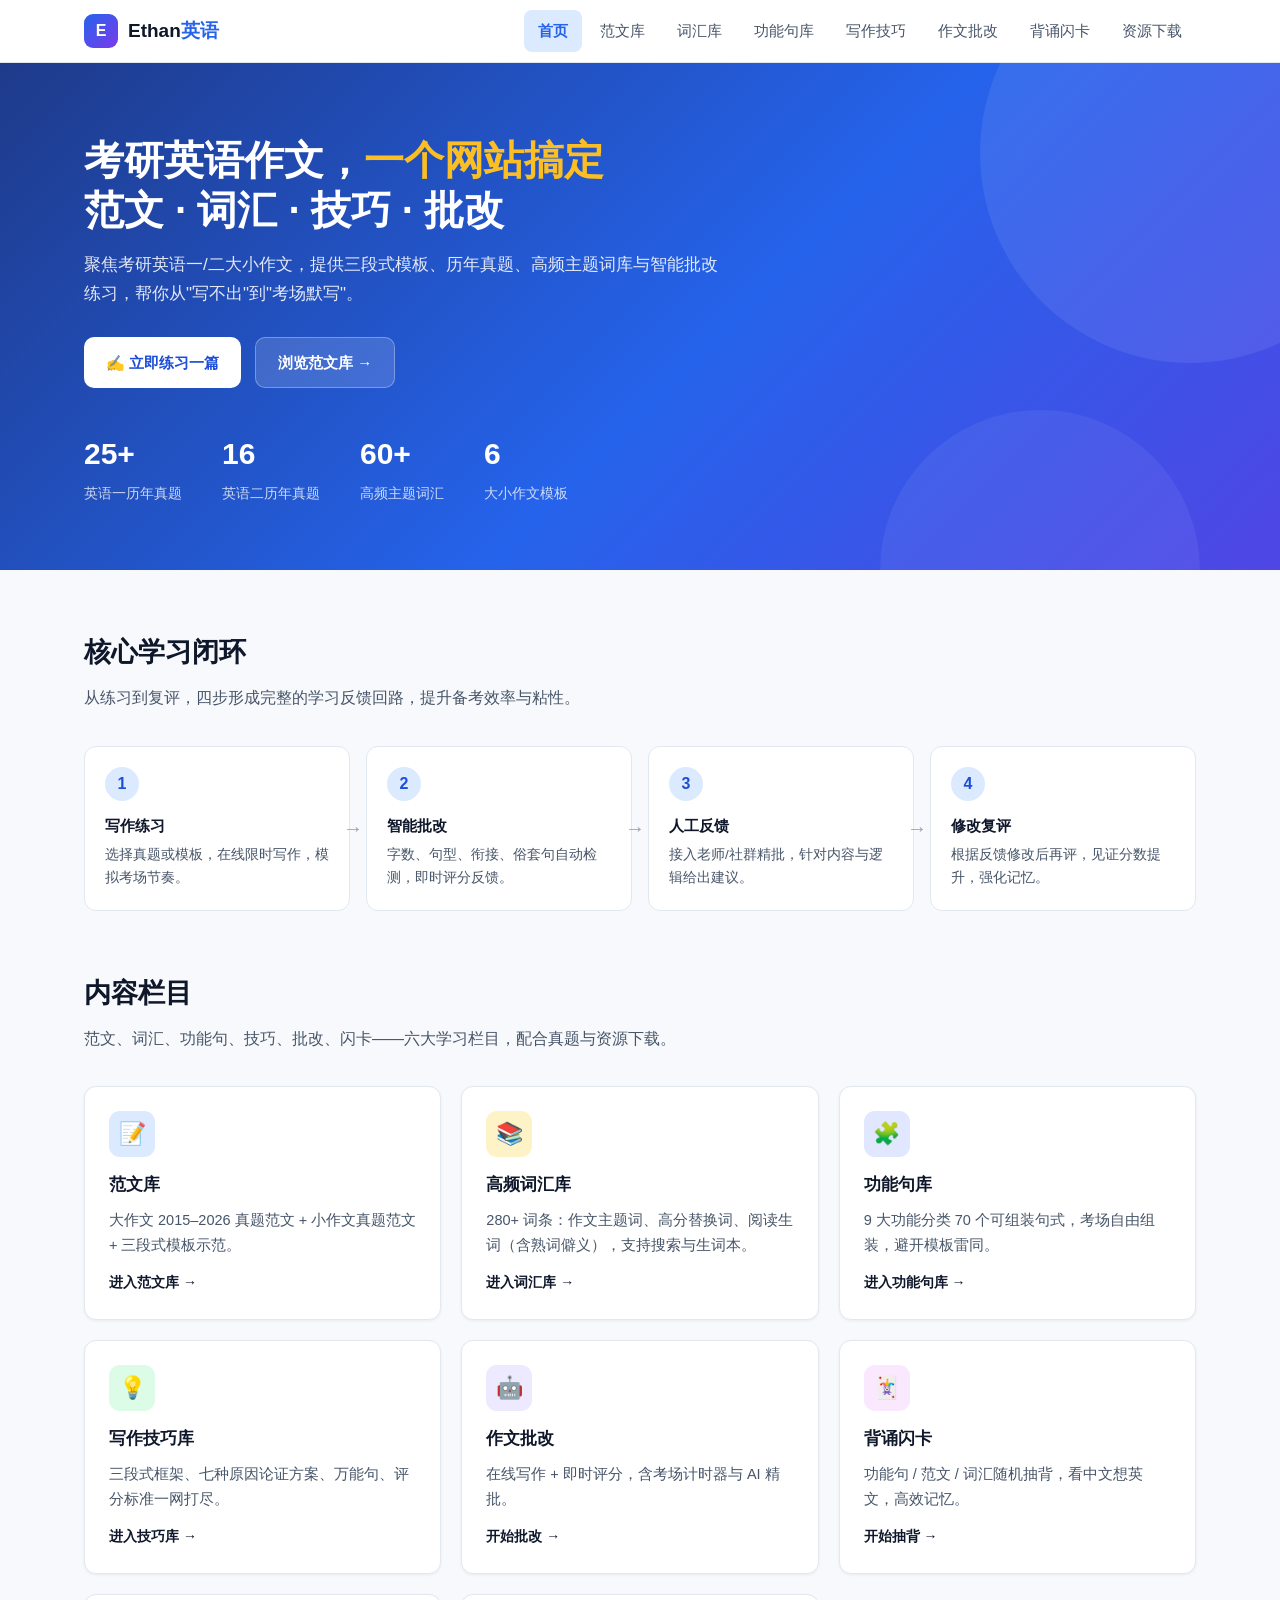
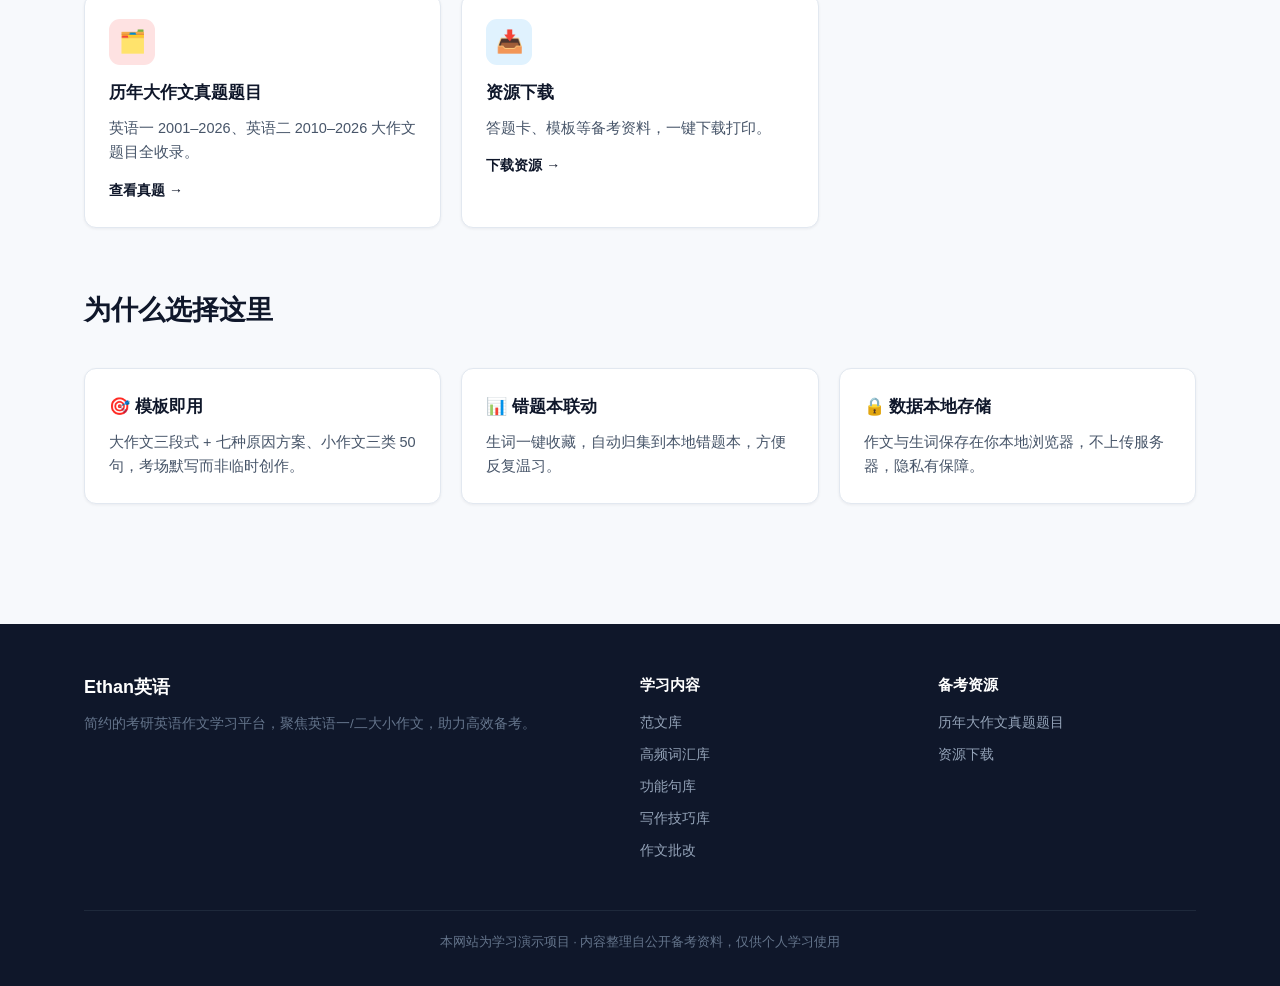
<file: index.html>
<!DOCTYPE html>
<html lang="zh-CN">
<head>
  <meta charset="UTF-8">
  <meta name="viewport" content="width=device-width, initial-scale=1.0">
  <title>Ethan英语 · 考研英语作文学习平台</title>
  <meta name="description" content="考研英语一/二大小作文学习平台：范文库、高频词汇库、写作技巧库、AI批改练习，助你高效备考。">
  <link rel="stylesheet" href="css/style.css">
  <link rel="manifest" href="manifest.json">
  <link rel="icon" type="image/png" sizes="192x192" href="icon-192.png">
  <link rel="apple-touch-icon" href="apple-touch-icon.png">
  <meta name="theme-color" content="#2563eb">
  <meta name="mobile-web-app-capable" content="yes">
  <meta name="apple-mobile-web-app-capable" content="yes">
  <meta name="apple-mobile-web-app-status-bar-style" content="black-translucent">
  <meta name="apple-mobile-web-app-title" content="Ethan">
</head>
<body>

  <!-- 导航 -->
  <nav class="nav">
    <div class="nav-inner">
      <a class="logo" href="index.html"><span class="mark">E</span><span>Ethan<b>英语</b></span></a>
      <button class="nav-toggle" aria-label="菜单">☰</button>
      <ul class="nav-links">
        <li><a href="index.html">首页</a></li>
        <li><a href="fanwen.html">范文库</a></li>
        <li><a href="cihui.html">词汇库</a></li>
        <li><a href="juxing.html">功能句库</a></li>
        <li><a href="jiqiao.html">写作技巧</a></li>
        <li><a href="pigai.html">作文批改</a></li>
        <li><a href="flash.html">背诵闪卡</a></li>
        <li><a href="ziyuan.html">资源下载</a></li>
      </ul>
    </div>
  </nav>

  <!-- Hero -->
  <header class="hero">
    <div class="container">
      <h1>考研英语作文，<em>一个网站搞定</em><br>范文 · 词汇 · 技巧 · 批改</h1>
      <p class="sub">聚焦考研英语一/二大小作文，提供三段式模板、历年真题、高频主题词库与智能批改练习，帮你从"写不出"到"考场默写"。</p>
      <div class="hero-actions">
        <a class="btn btn-primary" href="pigai.html">✍️ 立即练习一篇</a>
        <a class="btn btn-ghost" href="fanwen.html">浏览范文库 →</a>
      </div>
      <div class="hero-stats">
        <div class="stat"><b>25+</b><span>英语一历年真题</span></div>
        <div class="stat"><b>16</b><span>英语二历年真题</span></div>
        <div class="stat"><b>60+</b><span>高频主题词汇</span></div>
        <div class="stat"><b>6</b><span>大小作文模板</span></div>
      </div>
    </div>
  </header>

  <!-- 学习闭环 -->
  <section class="section">
    <div class="container">
      <div class="section-head">
        <h2>核心学习闭环</h2>
        <p>从练习到复评，四步形成完整的学习反馈回路，提升备考效率与粘性。</p>
      </div>
      <div class="steps">
        <div class="step">
          <div class="num">1</div>
          <h4>写作练习</h4>
          <p>选择真题或模板，在线限时写作，模拟考场节奏。</p>
          <span class="arrow">→</span>
        </div>
        <div class="step">
          <div class="num">2</div>
          <h4>智能批改</h4>
          <p>字数、句型、衔接、俗套句自动检测，即时评分反馈。</p>
          <span class="arrow">→</span>
        </div>
        <div class="step">
          <div class="num">3</div>
          <h4>人工反馈</h4>
          <p>接入老师/社群精批，针对内容与逻辑给出建议。</p>
          <span class="arrow">→</span>
        </div>
        <div class="step">
          <div class="num">4</div>
          <h4>修改复评</h4>
          <p>根据反馈修改后再评，见证分数提升，强化记忆。</p>
        </div>
      </div>
    </div>
  </section>

  <!-- 内容栏目 -->
  <section class="section" style="padding-top:0">
    <div class="container">
      <div class="section-head">
        <h2>内容栏目</h2>
        <p>范文、词汇、功能句、技巧、批改、闪卡——六大学习栏目，配合真题与资源下载。</p>
      </div>
      <div class="grid grid-3">
        <a class="card" href="fanwen.html" style="color:inherit">
          <div class="icon" style="background:#dbeafe">📝</div>
          <h3>范文库</h3>
          <p>大作文 2015–2026 真题范文 + 小作文真题范文 + 三段式模板示范。</p>
          <div class="link">进入范文库 →</div>
        </a>
        <a class="card" href="cihui.html" style="color:inherit">
          <div class="icon" style="background:#fef3c7">📚</div>
          <h3>高频词汇库</h3>
          <p>280+ 词条：作文主题词、高分替换词、阅读生词（含熟词僻义），支持搜索与生词本。</p>
          <div class="link">进入词汇库 →</div>
        </a>
        <a class="card" href="juxing.html" style="color:inherit">
          <div class="icon" style="background:#e0e7ff">🧩</div>
          <h3>功能句库</h3>
          <p>9 大功能分类 70 个可组装句式，考场自由组装，避开模板雷同。</p>
          <div class="link">进入功能句库 →</div>
        </a>
        <a class="card" href="jiqiao.html" style="color:inherit">
          <div class="icon" style="background:#dcfce7">💡</div>
          <h3>写作技巧库</h3>
          <p>三段式框架、七种原因论证方案、万能句、评分标准一网打尽。</p>
          <div class="link">进入技巧库 →</div>
        </a>
        <a class="card" href="pigai.html" style="color:inherit">
          <div class="icon" style="background:#ede9fe">🤖</div>
          <h3>作文批改</h3>
          <p>在线写作 + 即时评分，含考场计时器与 AI 精批。</p>
          <div class="link">开始批改 →</div>
        </a>
        <a class="card" href="flash.html" style="color:inherit">
          <div class="icon" style="background:#fae8ff">🃏</div>
          <h3>背诵闪卡</h3>
          <p>功能句 / 范文 / 词汇随机抽背，看中文想英文，高效记忆。</p>
          <div class="link">开始抽背 →</div>
        </a>
        <a class="card" href="fanwen.html#zhenti" style="color:inherit">
          <div class="icon" style="background:#fee2e2">🗂️</div>
          <h3>历年大作文真题题目</h3>
          <p>英语一 2001–2026、英语二 2010–2026 大作文题目全收录。</p>
          <div class="link">查看真题 →</div>
        </a>
        <a class="card" href="ziyuan.html" style="color:inherit">
          <div class="icon" style="background:#e0f2fe">📥</div>
          <h3>资源下载</h3>
          <p>答题卡、模板等备考资料，一键下载打印。</p>
          <div class="link">下载资源 →</div>
        </a>
      </div>
    </div>
  </section>

  <!-- 特色 -->
  <section class="section" style="padding-top:0">
    <div class="container">
      <div class="section-head">
        <h2>为什么选择这里</h2>
      </div>
      <div class="grid grid-3">
        <div class="card">
          <h3>🎯 模板即用</h3>
          <p>大作文三段式 + 七种原因方案、小作文三类 50 句，考场默写而非临时创作。</p>
        </div>
        <div class="card">
          <h3>📊 错题本联动</h3>
          <p>生词一键收藏，自动归集到本地错题本，方便反复温习。</p>
        </div>
        <div class="card">
          <h3>🔒 数据本地存储</h3>
          <p>作文与生词保存在你本地浏览器，不上传服务器，隐私有保障。</p>
        </div>
      </div>
    </div>
  </section>

  <!-- 页脚 -->
  <footer class="footer">
    <div class="container">
      <div>
        <div class="brand">Ethan英语</div>
        <p>简约的考研英语作文学习平台，聚焦英语一/二大小作文，助力高效备考。</p>
      </div>
      <div>
        <h4>学习内容</h4>
        <a href="fanwen.html">范文库</a>
        <a href="cihui.html">高频词汇库</a>
        <a href="juxing.html">功能句库</a>
        <a href="jiqiao.html">写作技巧库</a>
        <a href="pigai.html">作文批改</a>
      </div>
      <div>
        <h4>备考资源</h4>
        <a href="fanwen.html#zhenti">历年大作文真题题目</a>
        <a href="ziyuan.html">资源下载</a>
      </div>
      <div class="copyright">本网站为学习演示项目 · 内容整理自公开备考资料，仅供个人学习使用</div>
    </div>
  </footer>

  <script src="js/data.js"></script>
  <script src="js/main.js"></script>
</body>
</html>
</file>
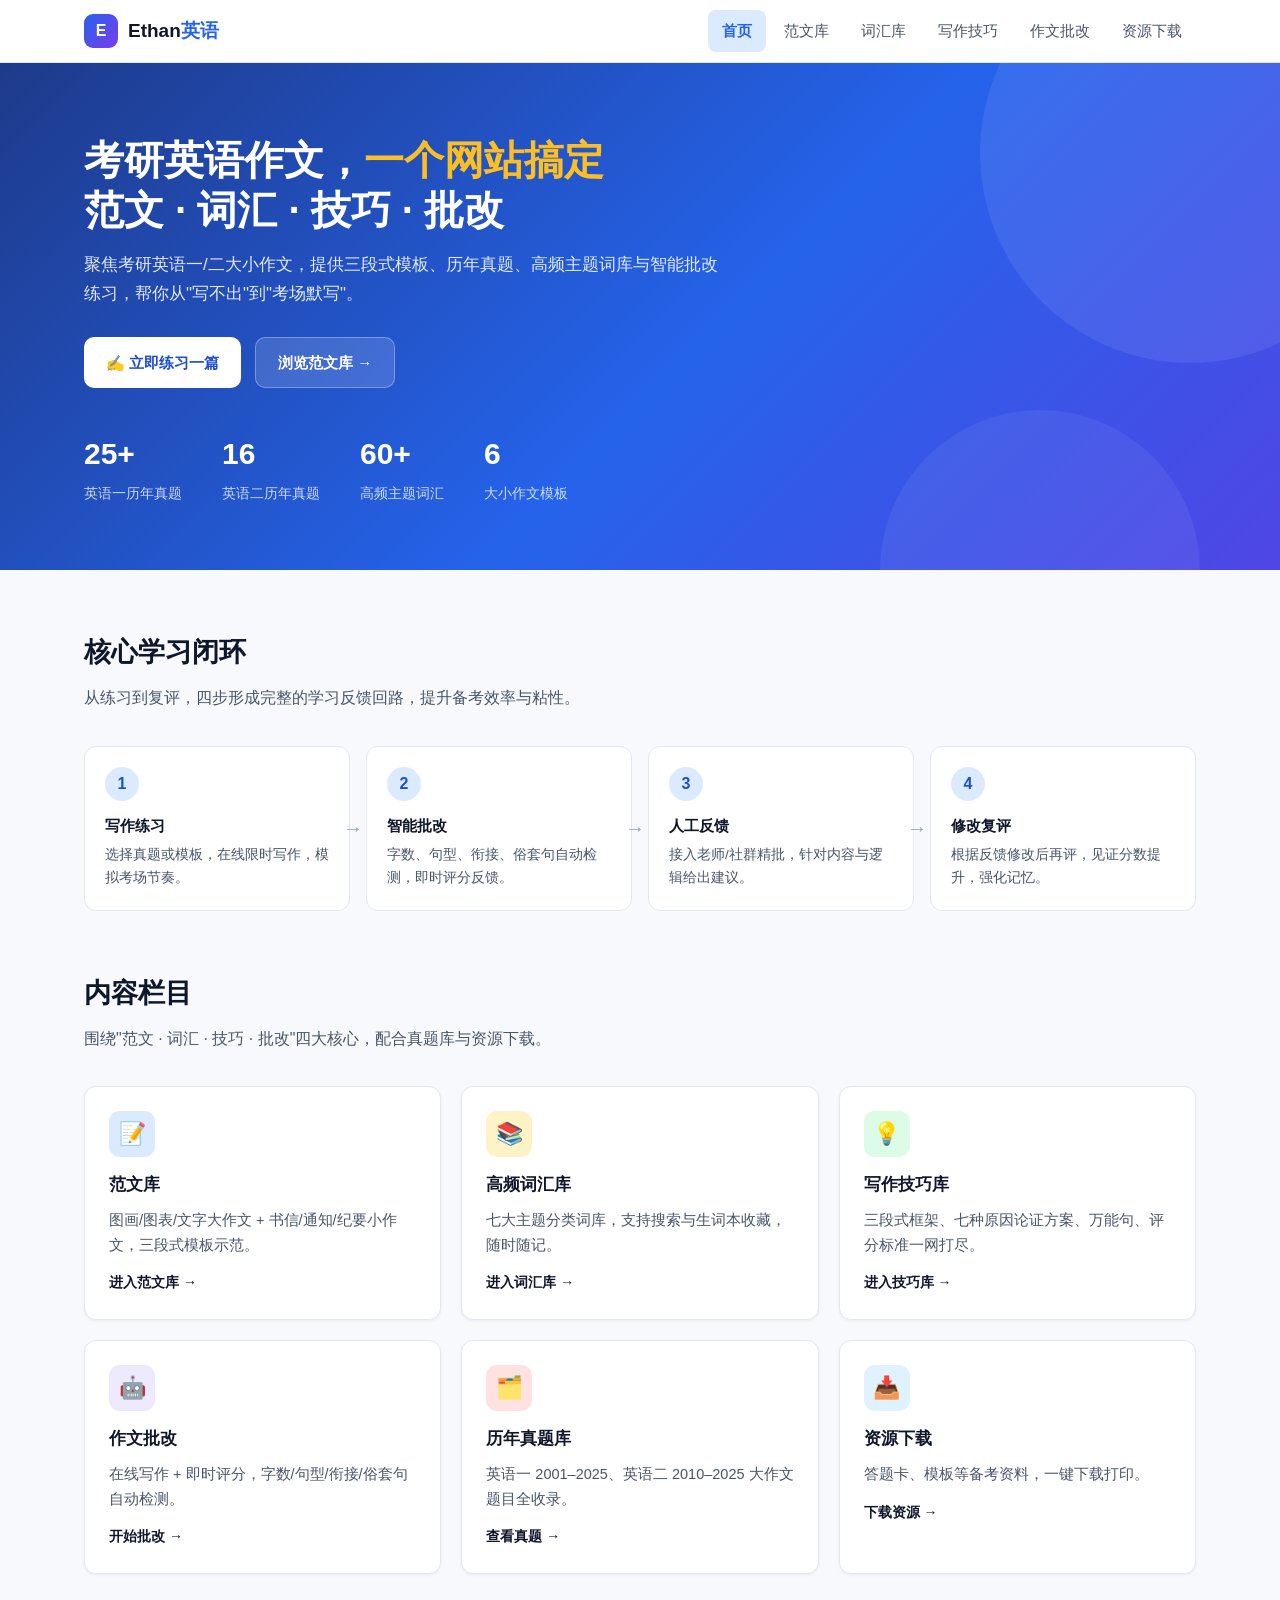
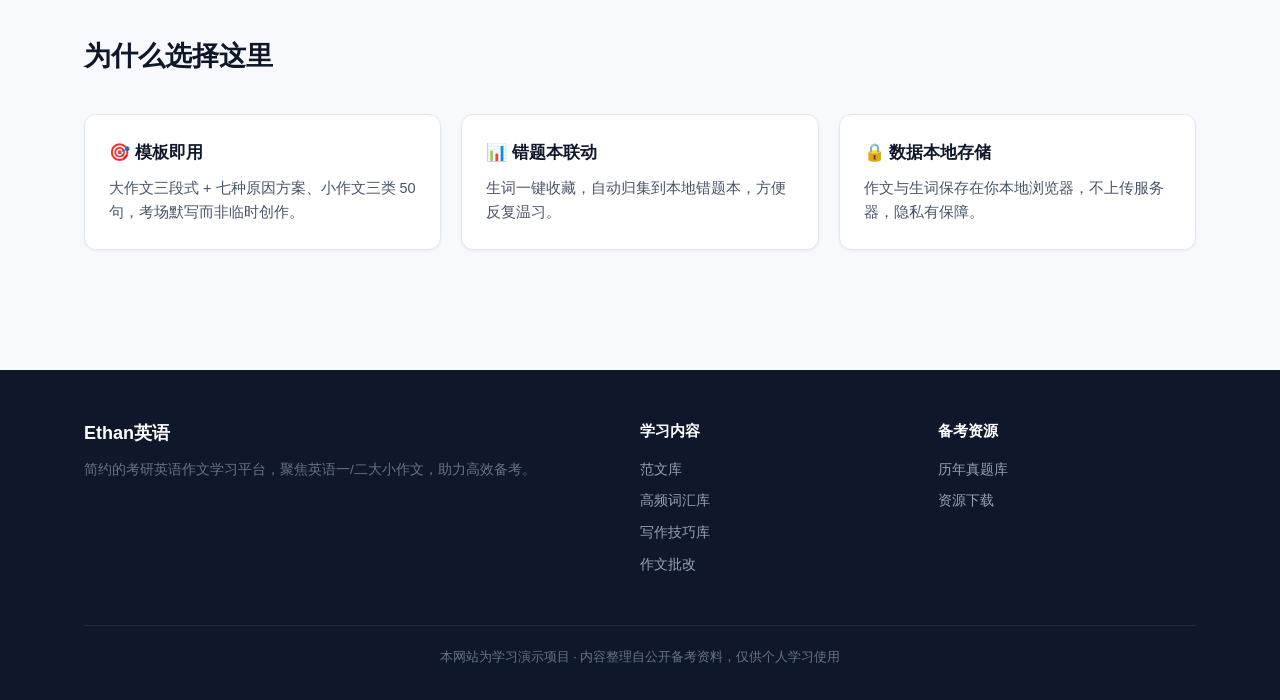
<file: kaoyan-site/index.html>
<!DOCTYPE html>
<html lang="zh-CN">
<head>
  <meta charset="UTF-8">
  <meta name="viewport" content="width=device-width, initial-scale=1.0">
  <title>Ethan英语 · 考研英语作文学习平台</title>
  <meta name="description" content="考研英语一/二大小作文学习平台：范文库、高频词汇库、写作技巧库、AI批改练习，助你高效备考。">
  <link rel="stylesheet" href="css/style.css">
  <link rel="manifest" href="manifest.json">
  <link rel="icon" type="image/png" sizes="192x192" href="icon-192.png">
  <link rel="apple-touch-icon" href="apple-touch-icon.png">
  <meta name="theme-color" content="#2563eb">
  <meta name="mobile-web-app-capable" content="yes">
  <meta name="apple-mobile-web-app-capable" content="yes">
  <meta name="apple-mobile-web-app-status-bar-style" content="black-translucent">
  <meta name="apple-mobile-web-app-title" content="Ethan">
</head>
<body>

  <!-- 导航 -->
  <nav class="nav">
    <div class="nav-inner">
      <a class="logo" href="index.html"><span class="mark">E</span><span>Ethan<b>英语</b></span></a>
      <button class="nav-toggle" aria-label="菜单">☰</button>
      <ul class="nav-links">
        <li><a href="index.html">首页</a></li>
        <li><a href="fanwen.html">范文库</a></li>
        <li><a href="cihui.html">词汇库</a></li>
        <li><a href="jiqiao.html">写作技巧</a></li>
        <li><a href="pigai.html">作文批改</a></li>
        <li><a href="ziyuan.html">资源下载</a></li>
      </ul>
    </div>
  </nav>

  <!-- Hero -->
  <header class="hero">
    <div class="container">
      <h1>考研英语作文，<em>一个网站搞定</em><br>范文 · 词汇 · 技巧 · 批改</h1>
      <p class="sub">聚焦考研英语一/二大小作文，提供三段式模板、历年真题、高频主题词库与智能批改练习，帮你从"写不出"到"考场默写"。</p>
      <div class="hero-actions">
        <a class="btn btn-primary" href="pigai.html">✍️ 立即练习一篇</a>
        <a class="btn btn-ghost" href="fanwen.html">浏览范文库 →</a>
      </div>
      <div class="hero-stats">
        <div class="stat"><b>25+</b><span>英语一历年真题</span></div>
        <div class="stat"><b>16</b><span>英语二历年真题</span></div>
        <div class="stat"><b>60+</b><span>高频主题词汇</span></div>
        <div class="stat"><b>6</b><span>大小作文模板</span></div>
      </div>
    </div>
  </header>

  <!-- 学习闭环 -->
  <section class="section">
    <div class="container">
      <div class="section-head">
        <h2>核心学习闭环</h2>
        <p>从练习到复评，四步形成完整的学习反馈回路，提升备考效率与粘性。</p>
      </div>
      <div class="steps">
        <div class="step">
          <div class="num">1</div>
          <h4>写作练习</h4>
          <p>选择真题或模板，在线限时写作，模拟考场节奏。</p>
          <span class="arrow">→</span>
        </div>
        <div class="step">
          <div class="num">2</div>
          <h4>智能批改</h4>
          <p>字数、句型、衔接、俗套句自动检测，即时评分反馈。</p>
          <span class="arrow">→</span>
        </div>
        <div class="step">
          <div class="num">3</div>
          <h4>人工反馈</h4>
          <p>接入老师/社群精批，针对内容与逻辑给出建议。</p>
          <span class="arrow">→</span>
        </div>
        <div class="step">
          <div class="num">4</div>
          <h4>修改复评</h4>
          <p>根据反馈修改后再评，见证分数提升，强化记忆。</p>
        </div>
      </div>
    </div>
  </section>

  <!-- 内容栏目 -->
  <section class="section" style="padding-top:0">
    <div class="container">
      <div class="section-head">
        <h2>内容栏目</h2>
        <p>围绕"范文 · 词汇 · 技巧 · 批改"四大核心，配合真题库与资源下载。</p>
      </div>
      <div class="grid grid-3">
        <a class="card" href="fanwen.html" style="color:inherit">
          <div class="icon" style="background:#dbeafe">📝</div>
          <h3>范文库</h3>
          <p>图画/图表/文字大作文 + 书信/通知/纪要小作文，三段式模板示范。</p>
          <div class="link">进入范文库 →</div>
        </a>
        <a class="card" href="cihui.html" style="color:inherit">
          <div class="icon" style="background:#fef3c7">📚</div>
          <h3>高频词汇库</h3>
          <p>七大主题分类词库，支持搜索与生词本收藏，随时随记。</p>
          <div class="link">进入词汇库 →</div>
        </a>
        <a class="card" href="jiqiao.html" style="color:inherit">
          <div class="icon" style="background:#dcfce7">💡</div>
          <h3>写作技巧库</h3>
          <p>三段式框架、七种原因论证方案、万能句、评分标准一网打尽。</p>
          <div class="link">进入技巧库 →</div>
        </a>
        <a class="card" href="pigai.html" style="color:inherit">
          <div class="icon" style="background:#ede9fe">🤖</div>
          <h3>作文批改</h3>
          <p>在线写作 + 即时评分，字数/句型/衔接/俗套句自动检测。</p>
          <div class="link">开始批改 →</div>
        </a>
        <a class="card" href="fanwen.html#zhenti" style="color:inherit">
          <div class="icon" style="background:#fee2e2">🗂️</div>
          <h3>历年真题库</h3>
          <p>英语一 2001–2025、英语二 2010–2025 大作文题目全收录。</p>
          <div class="link">查看真题 →</div>
        </a>
        <a class="card" href="ziyuan.html" style="color:inherit">
          <div class="icon" style="background:#e0f2fe">📥</div>
          <h3>资源下载</h3>
          <p>答题卡、模板等备考资料，一键下载打印。</p>
          <div class="link">下载资源 →</div>
        </a>
      </div>
    </div>
  </section>

  <!-- 特色 -->
  <section class="section" style="padding-top:0">
    <div class="container">
      <div class="section-head">
        <h2>为什么选择这里</h2>
      </div>
      <div class="grid grid-3">
        <div class="card">
          <h3>🎯 模板即用</h3>
          <p>大作文三段式 + 七种原因方案、小作文三类 50 句，考场默写而非临时创作。</p>
        </div>
        <div class="card">
          <h3>📊 错题本联动</h3>
          <p>生词一键收藏，自动归集到本地错题本，方便反复温习。</p>
        </div>
        <div class="card">
          <h3>🔒 数据本地存储</h3>
          <p>作文与生词保存在你本地浏览器，不上传服务器，隐私有保障。</p>
        </div>
      </div>
    </div>
  </section>

  <!-- 页脚 -->
  <footer class="footer">
    <div class="container">
      <div>
        <div class="brand">Ethan英语</div>
        <p>简约的考研英语作文学习平台，聚焦英语一/二大小作文，助力高效备考。</p>
      </div>
      <div>
        <h4>学习内容</h4>
        <a href="fanwen.html">范文库</a>
        <a href="cihui.html">高频词汇库</a>
        <a href="jiqiao.html">写作技巧库</a>
        <a href="pigai.html">作文批改</a>
      </div>
      <div>
        <h4>备考资源</h4>
        <a href="fanwen.html#zhenti">历年真题库</a>
        <a href="ziyuan.html">资源下载</a>
      </div>
      <div class="copyright">本网站为学习演示项目 · 内容整理自公开备考资料，仅供个人学习使用</div>
    </div>
  </footer>

  <script src="js/data.js"></script>
  <script src="js/main.js"></script>
</body>
</html>
</file>
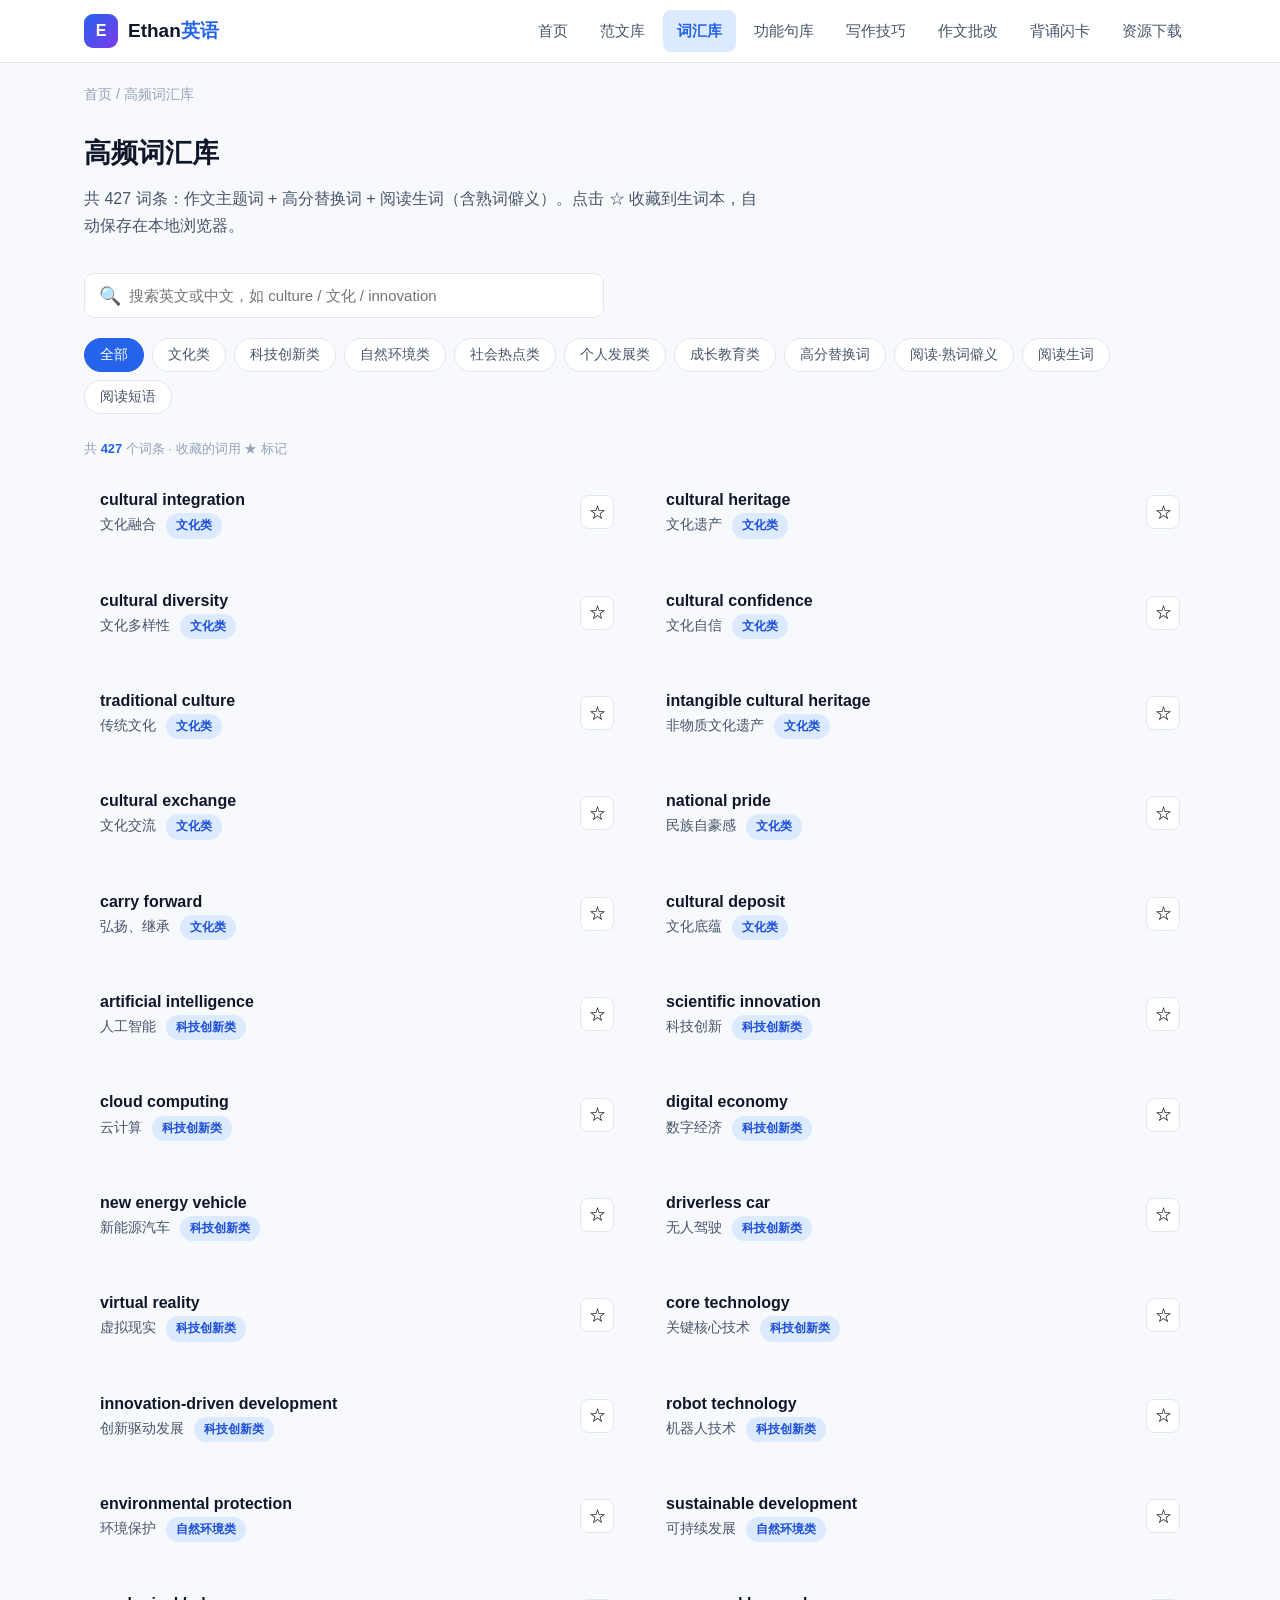
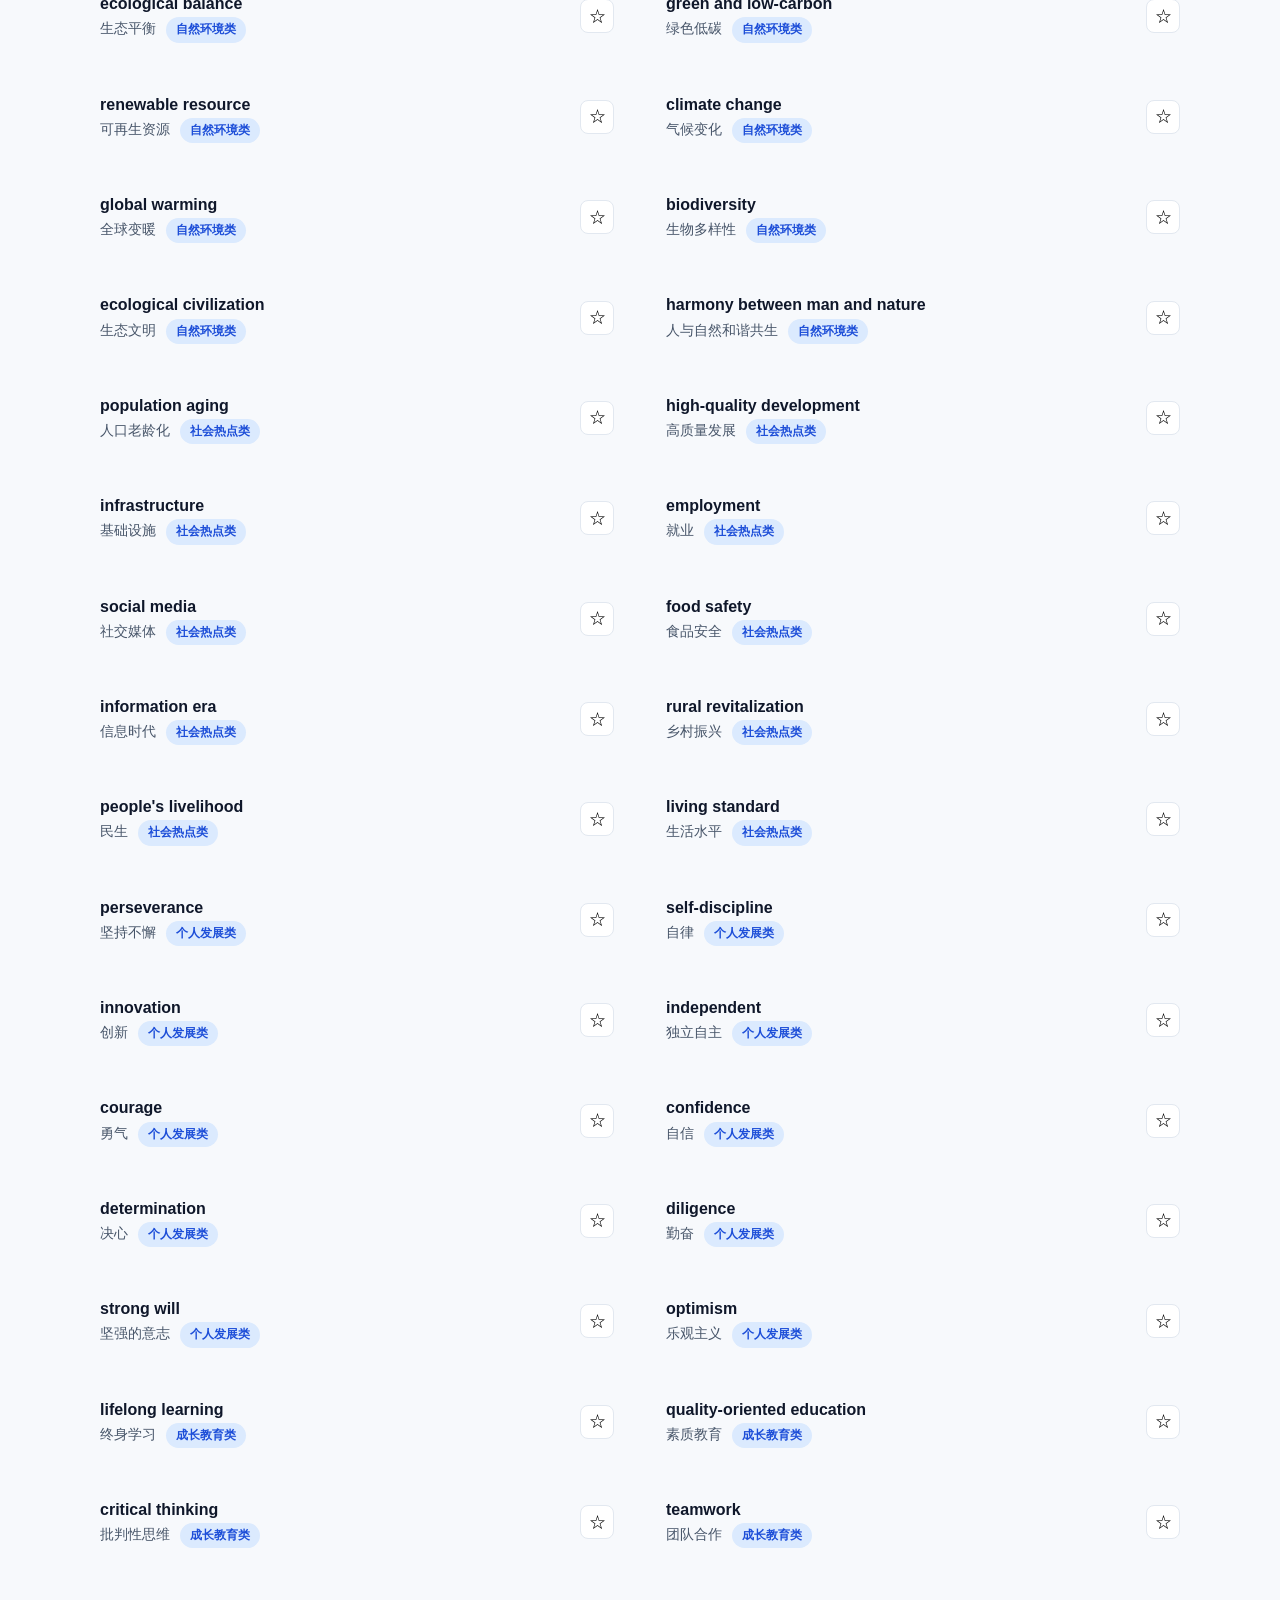
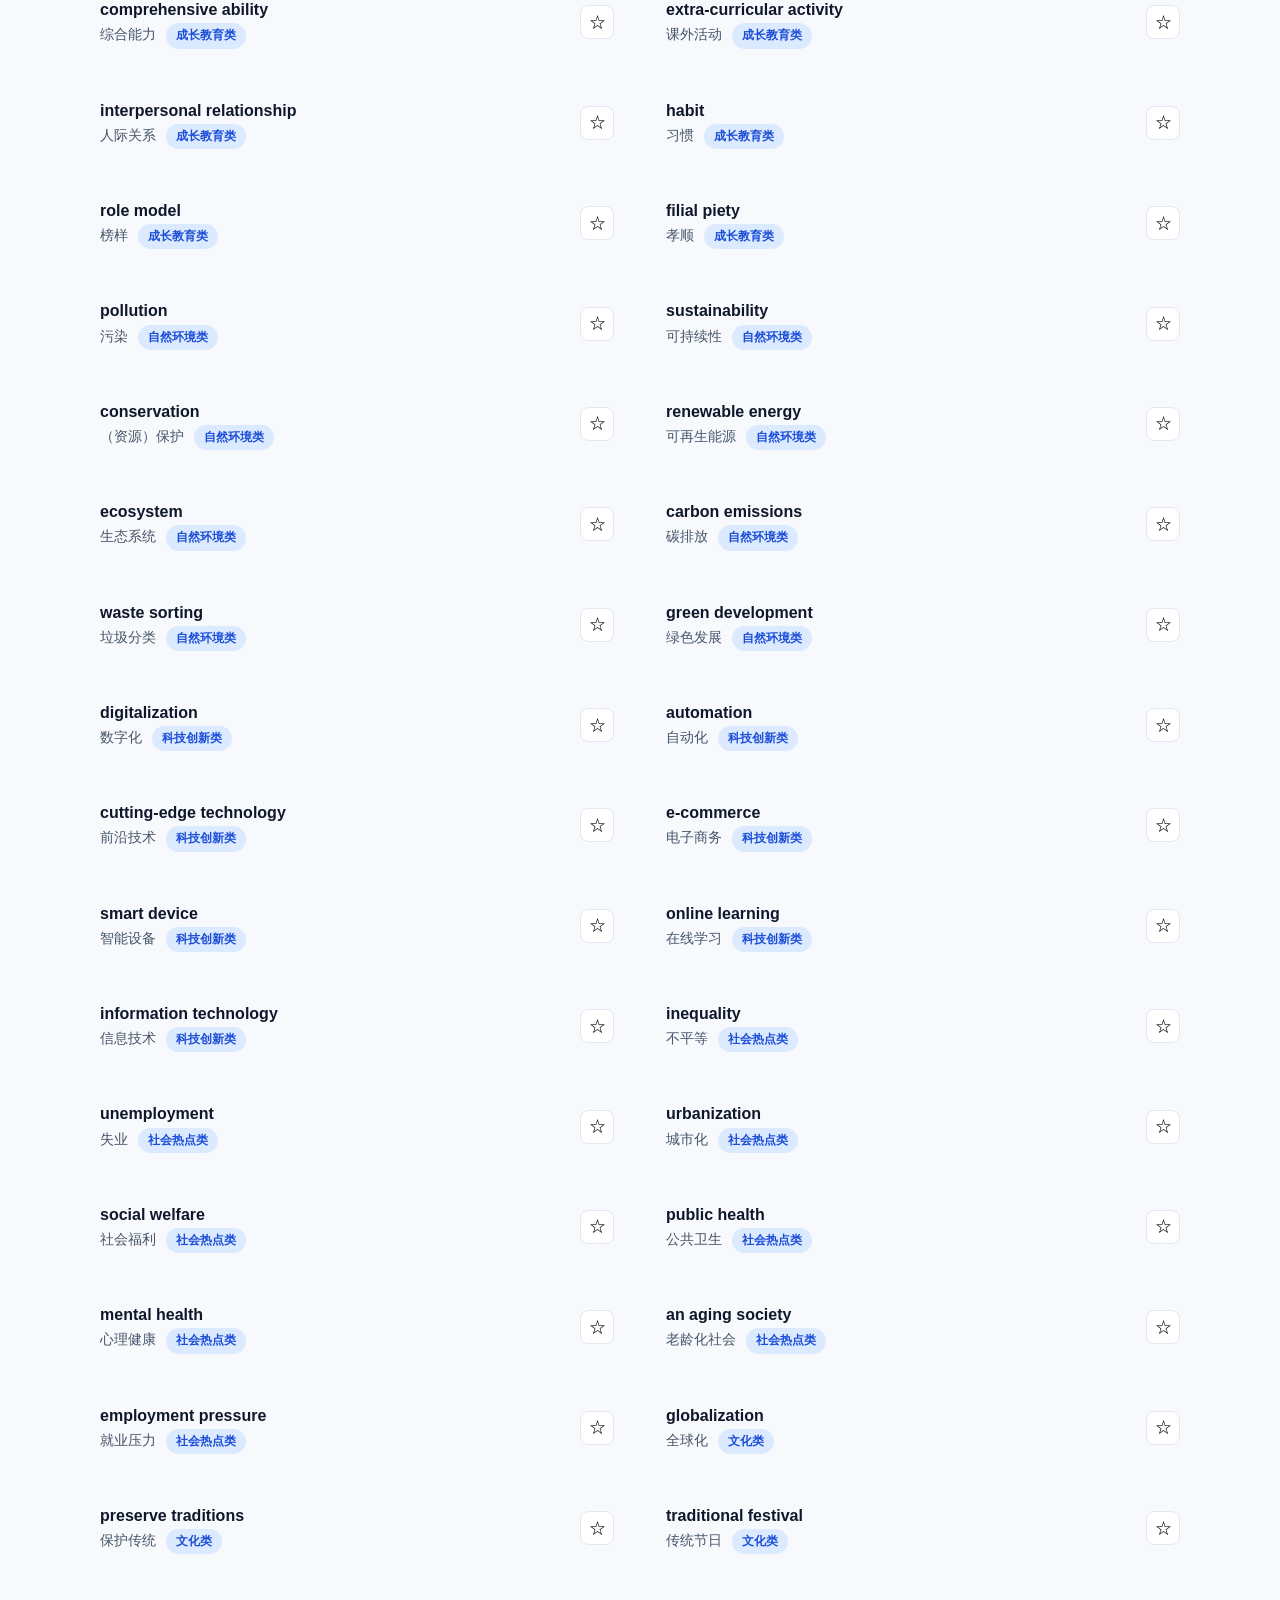
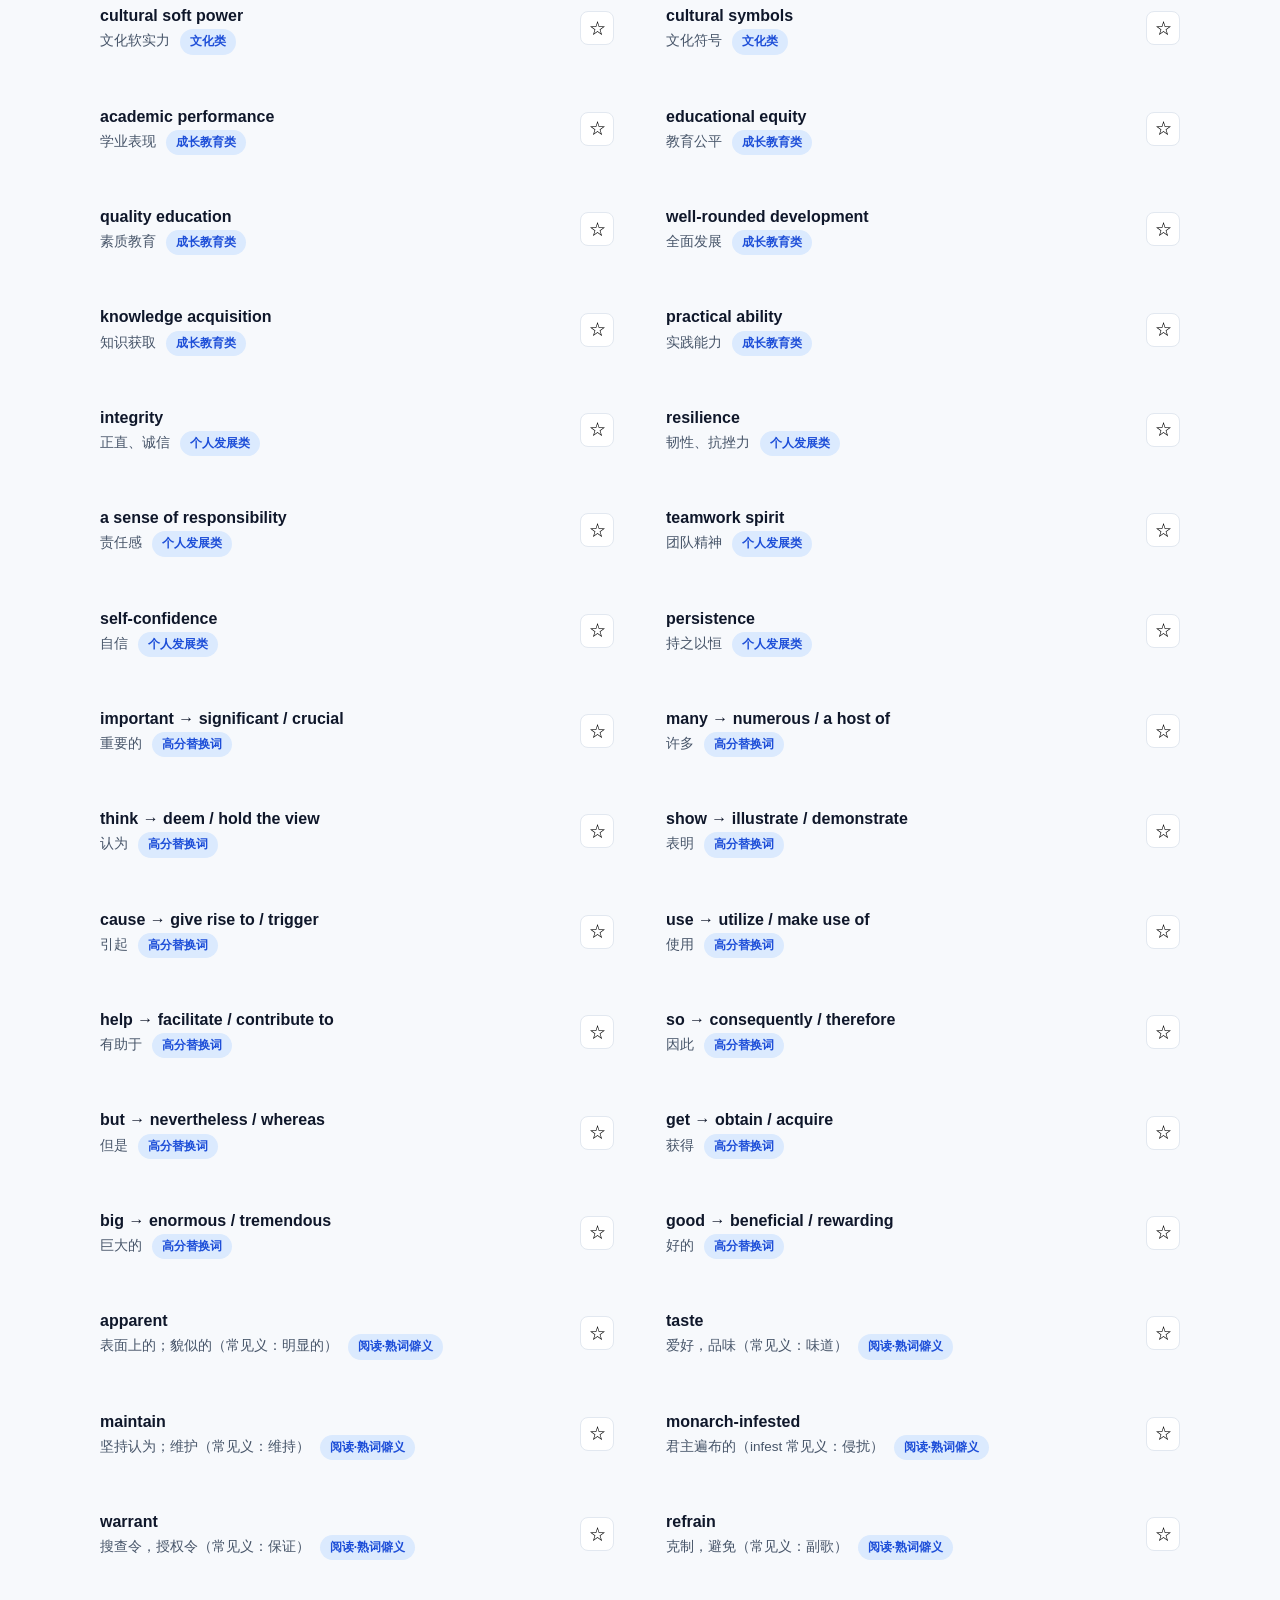
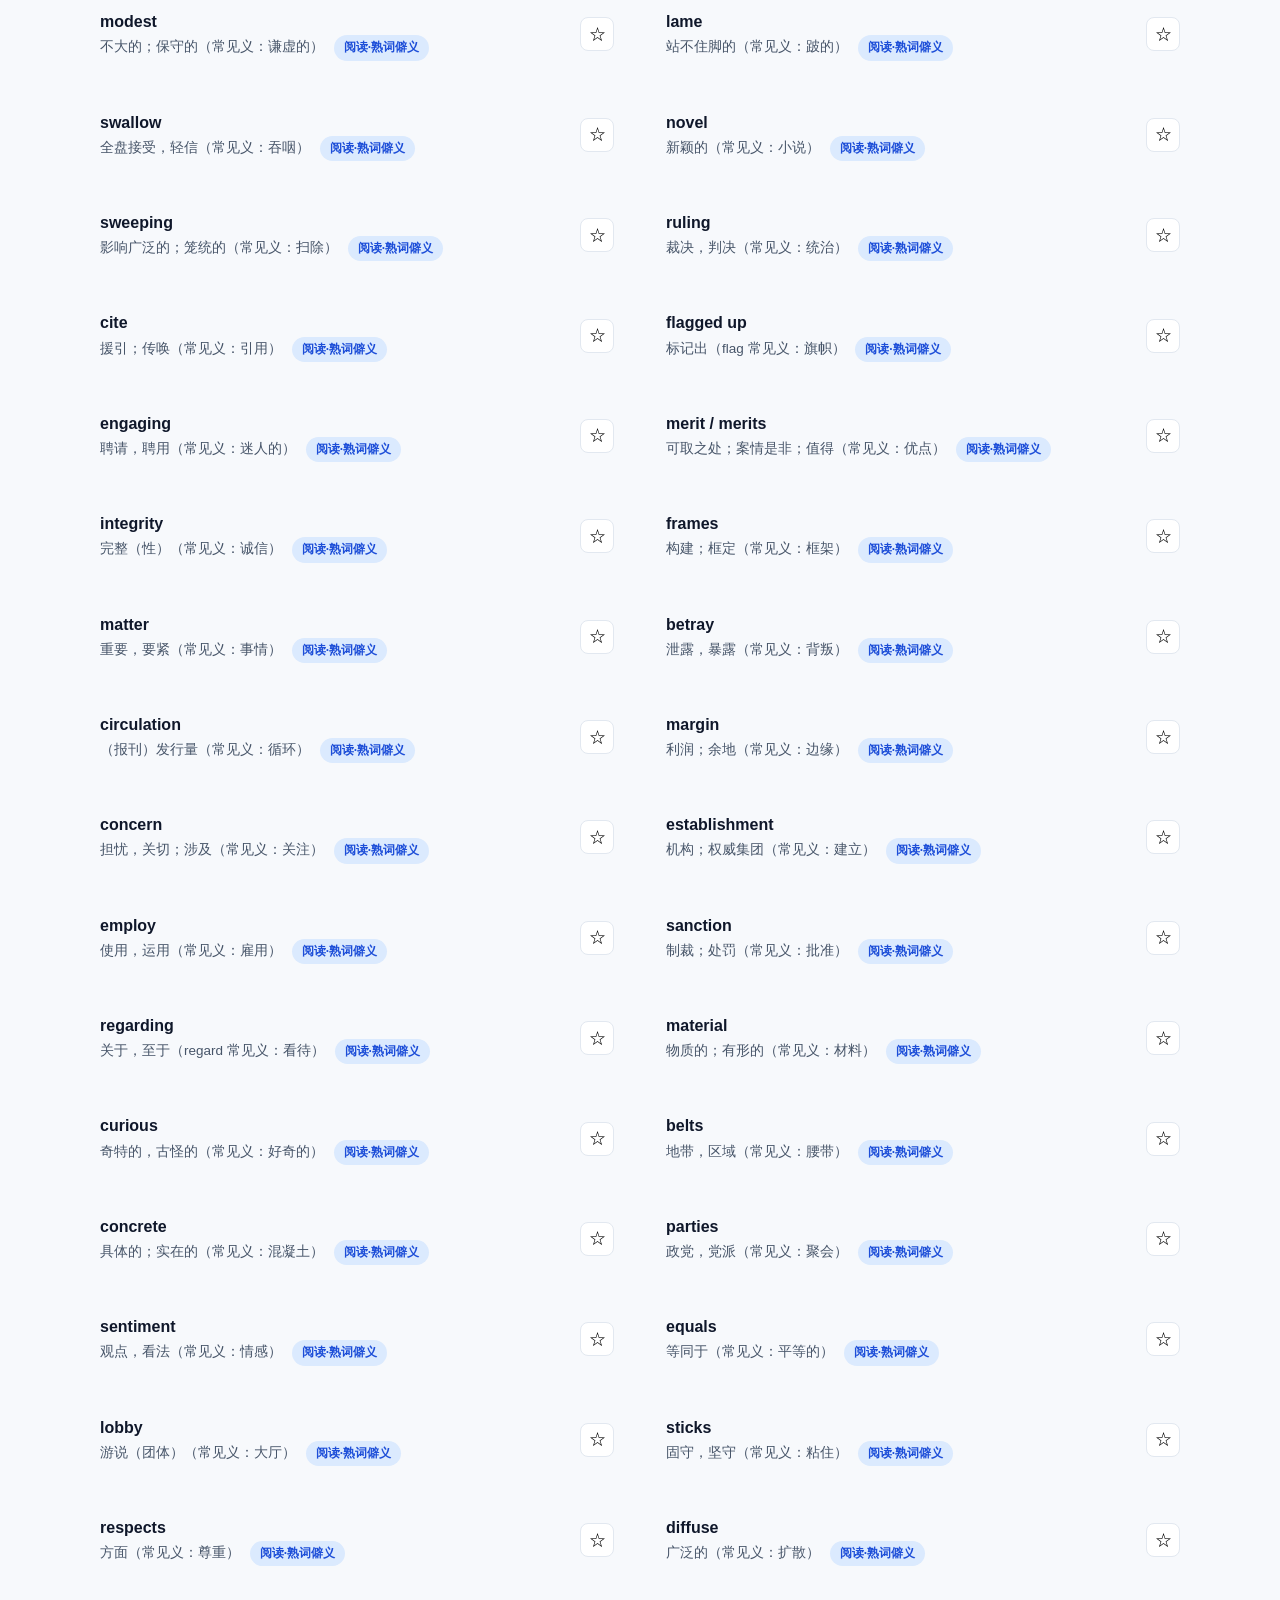
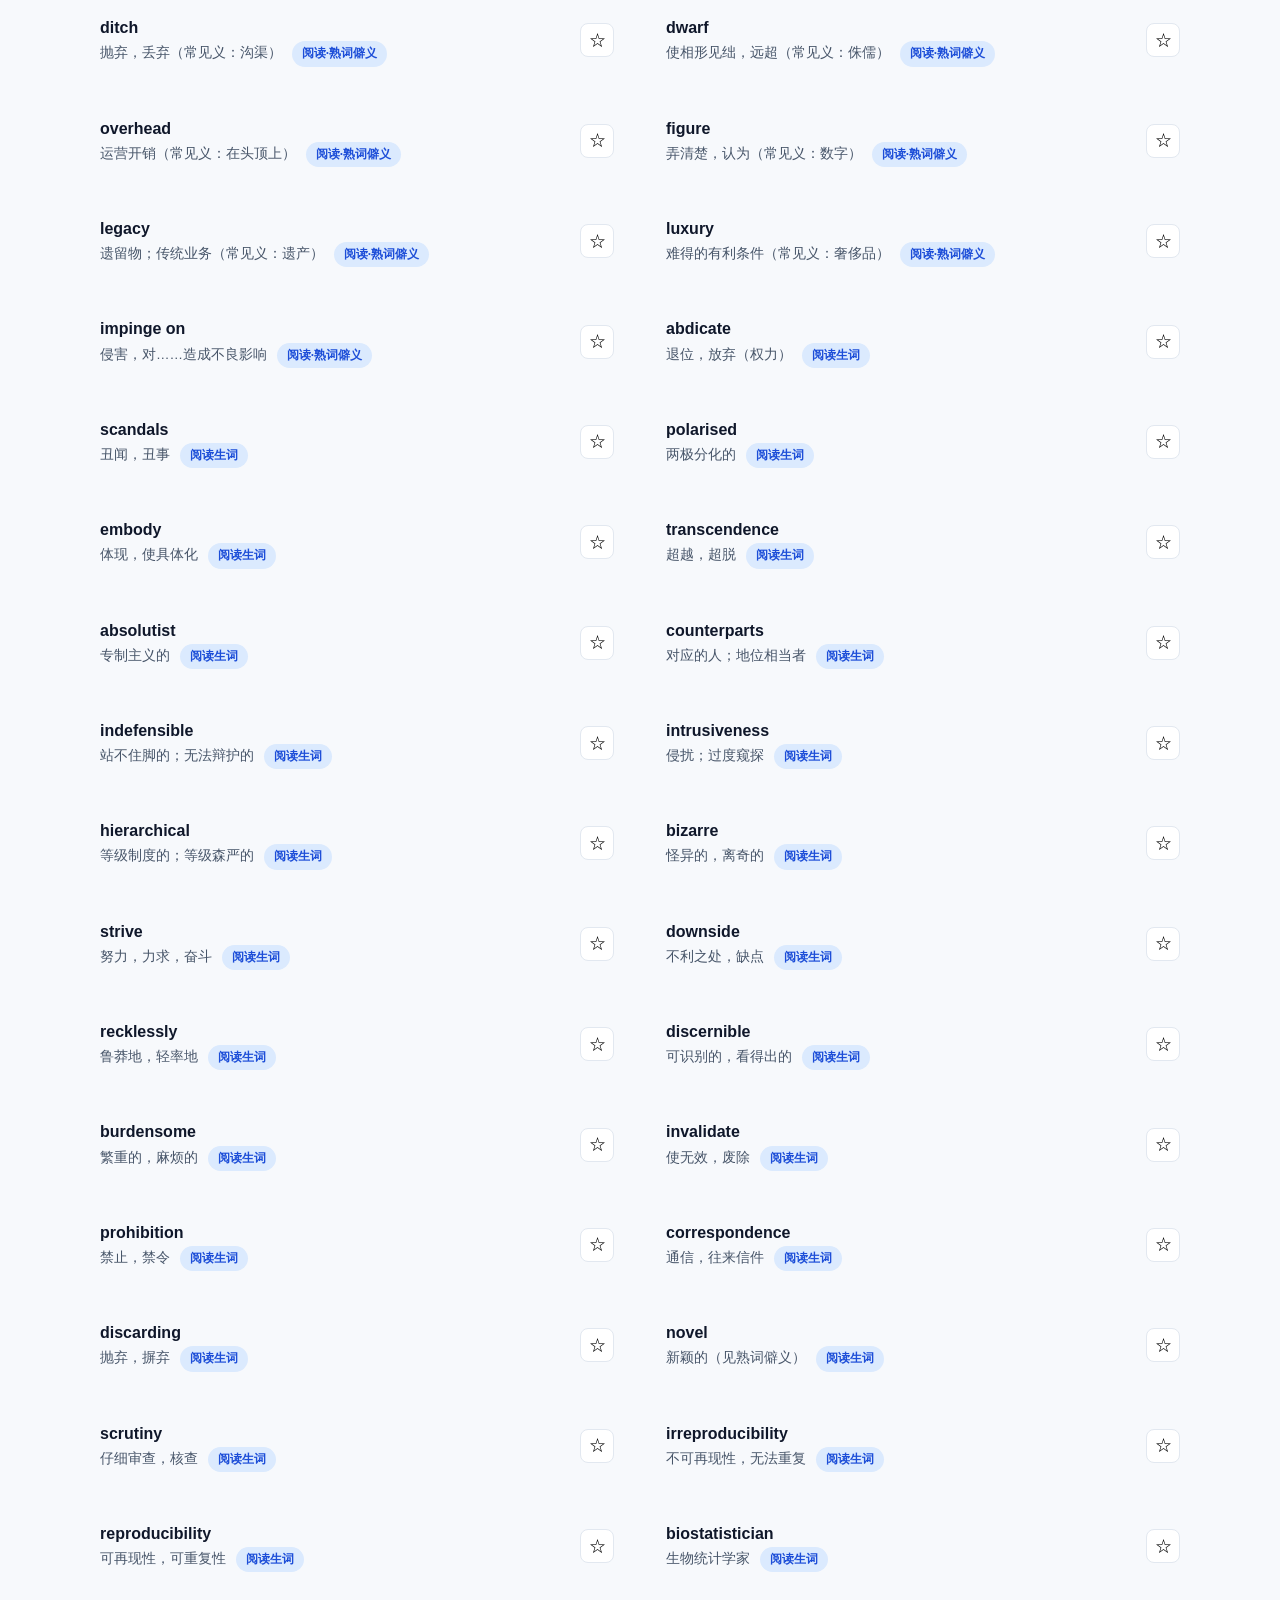
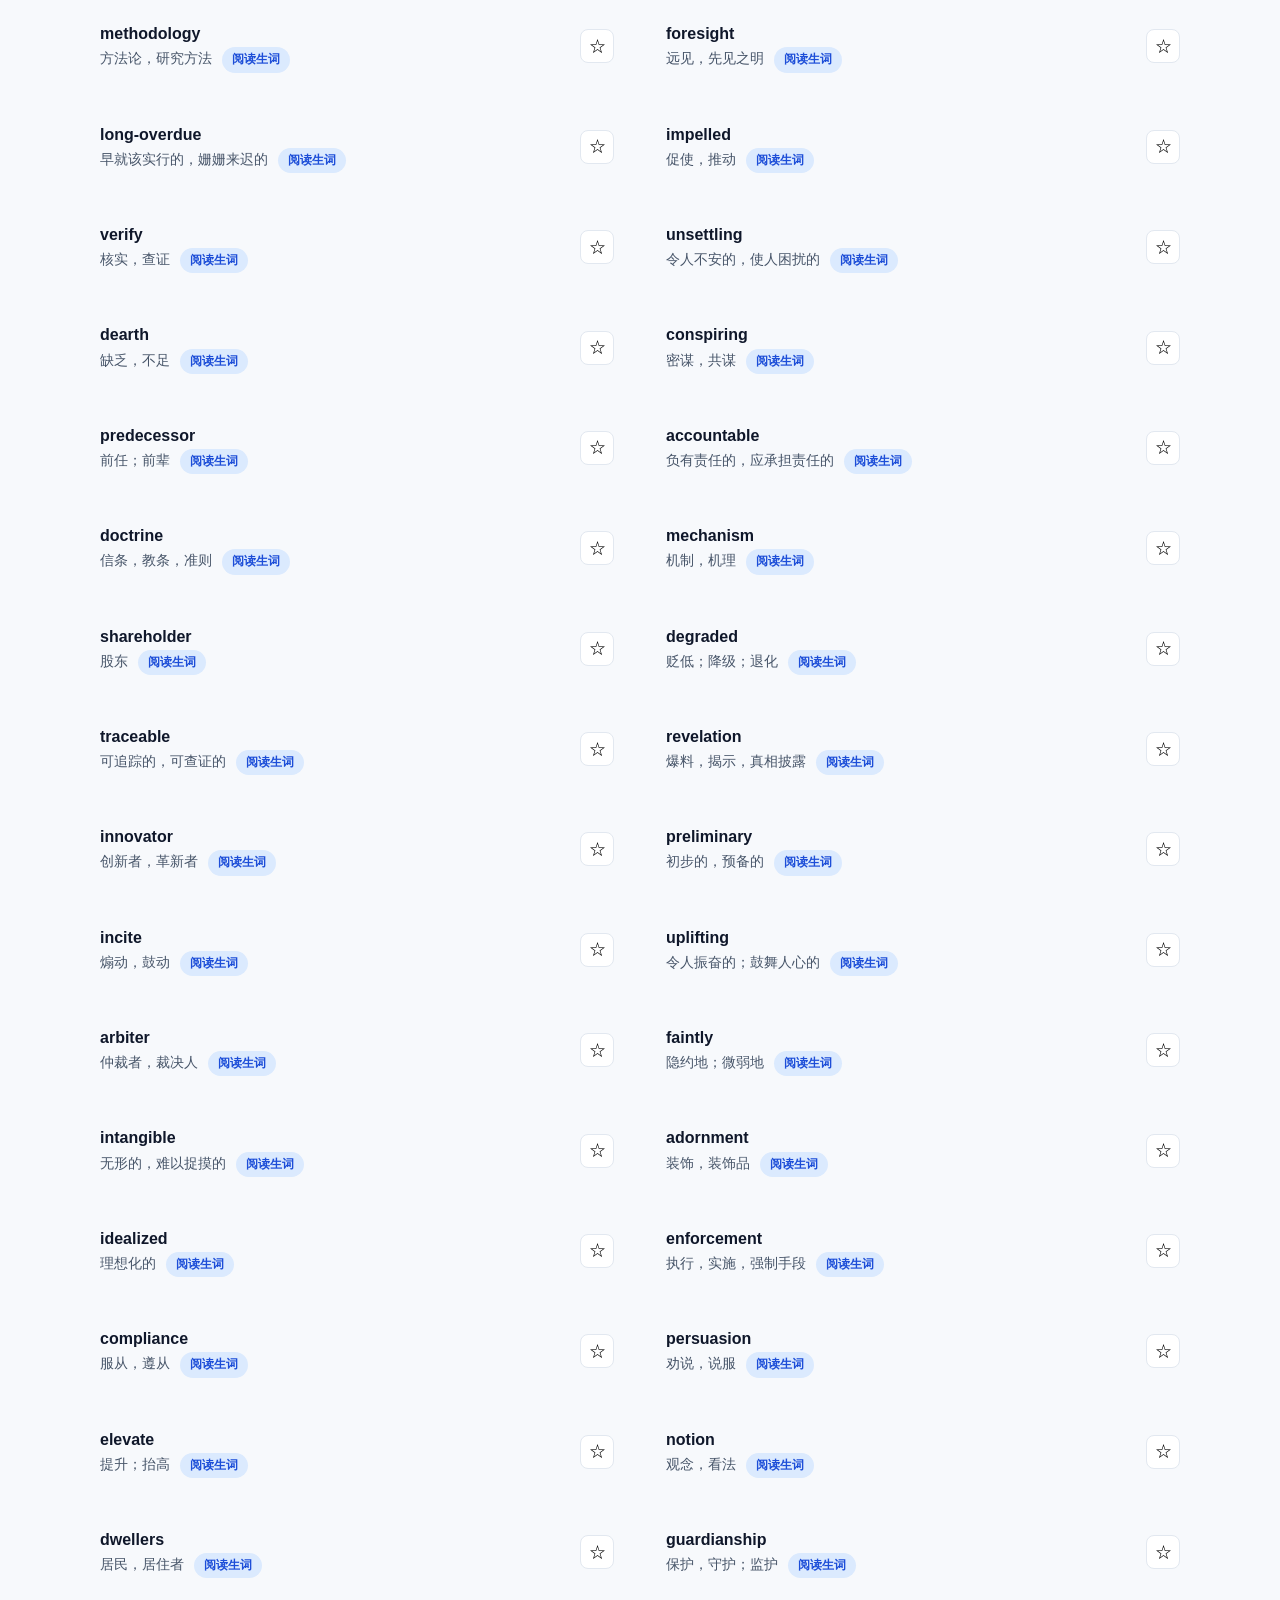
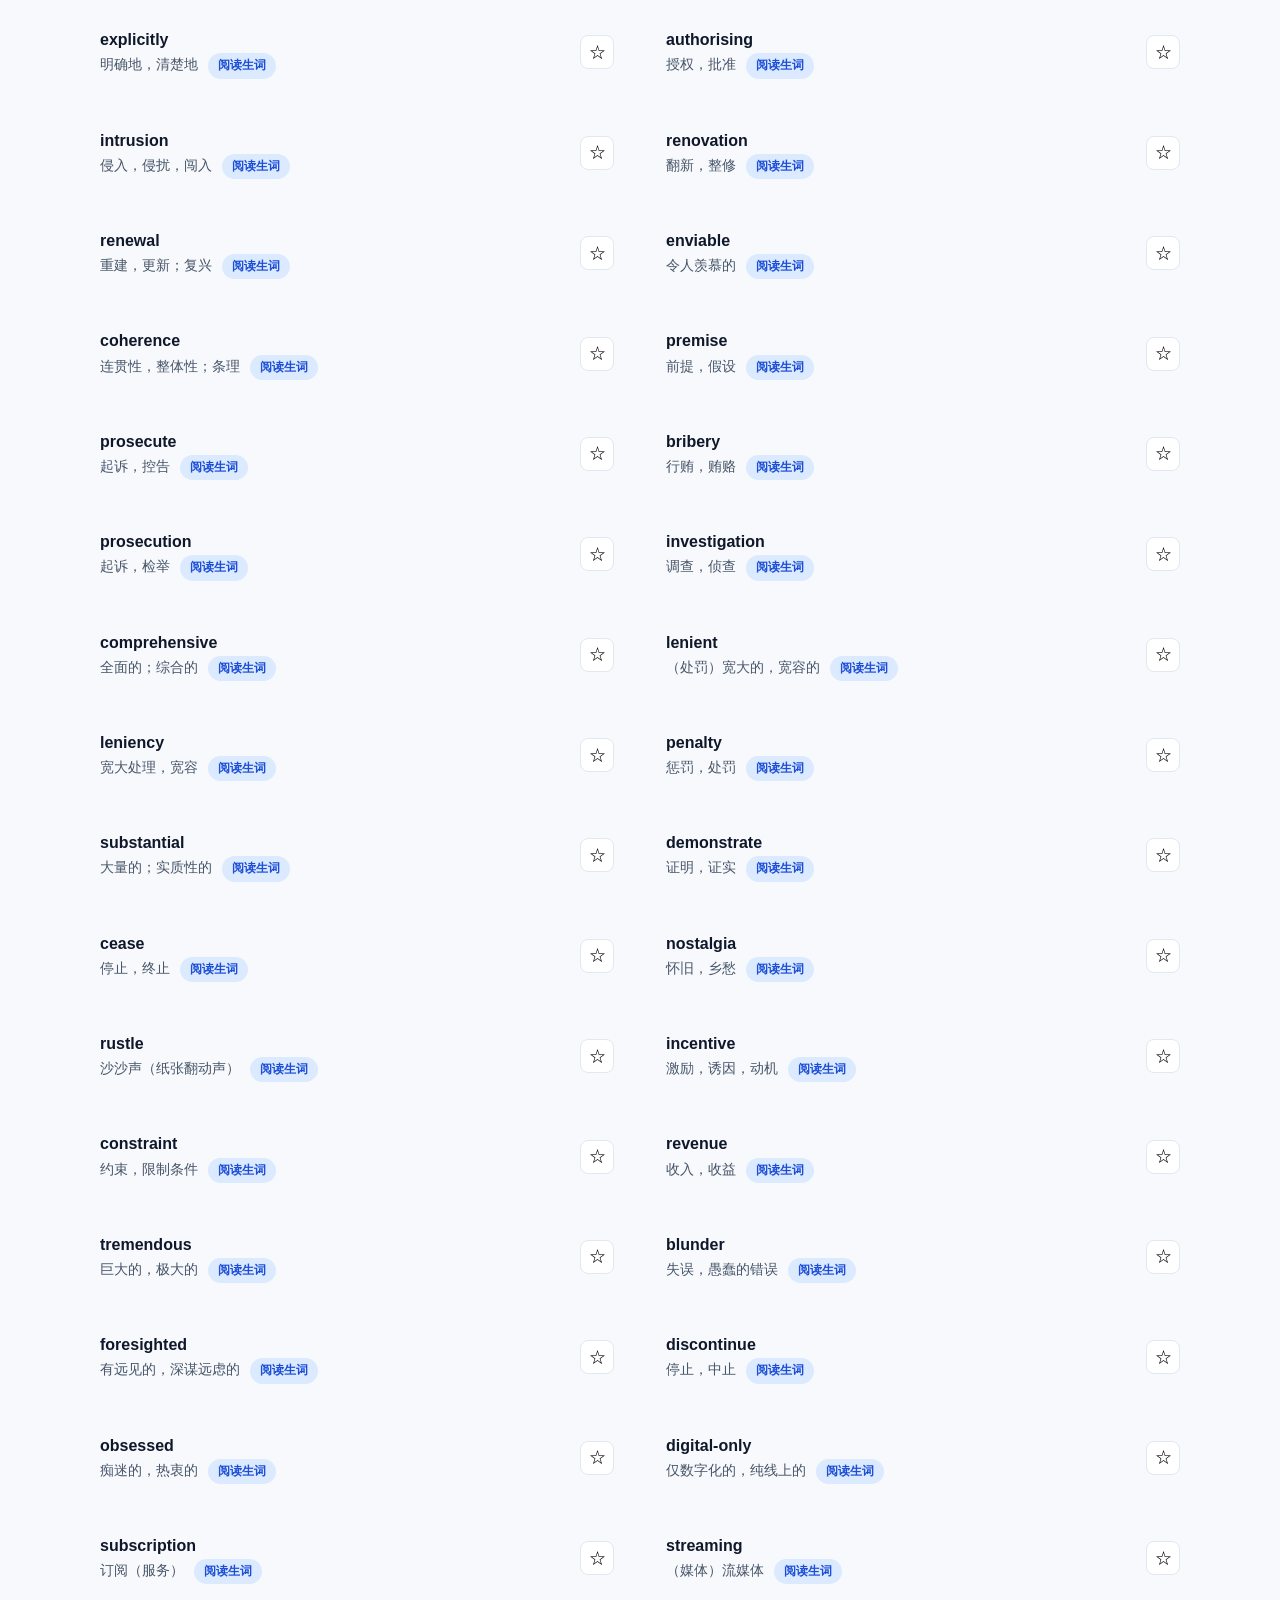
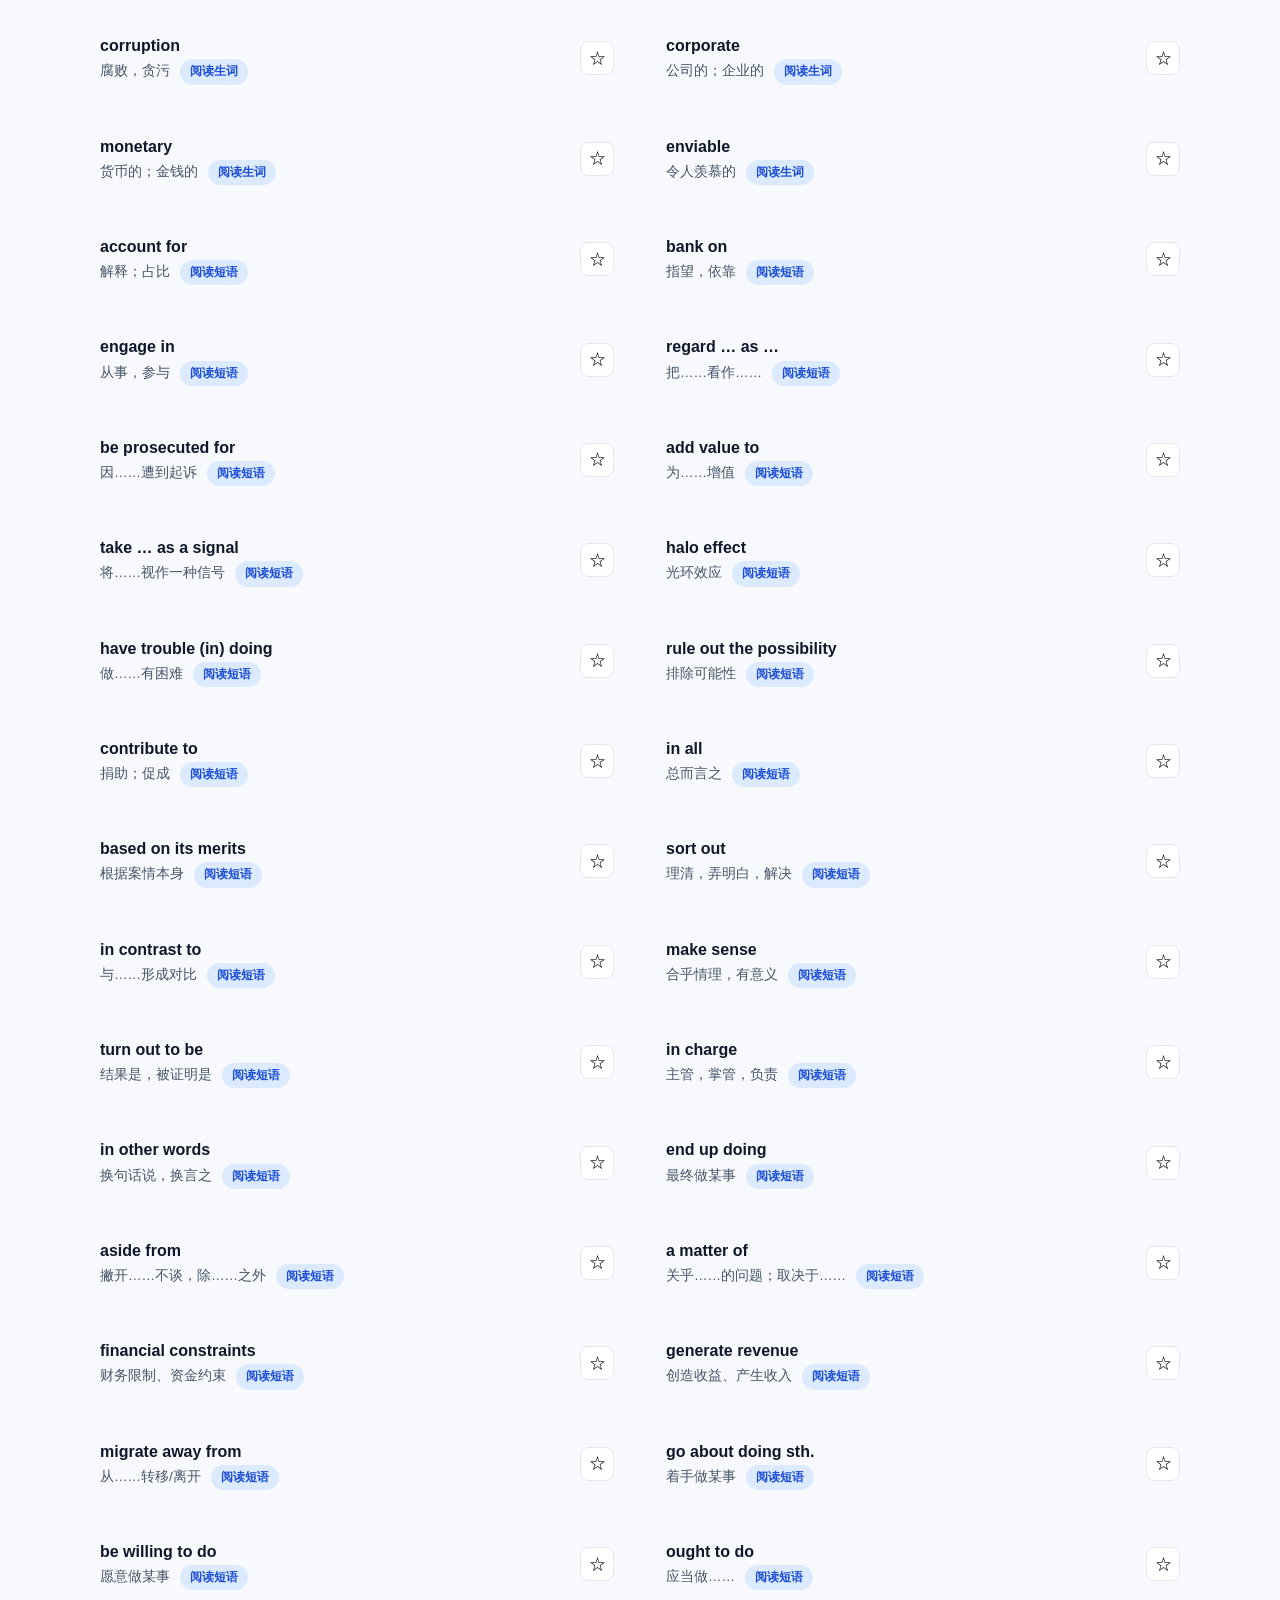
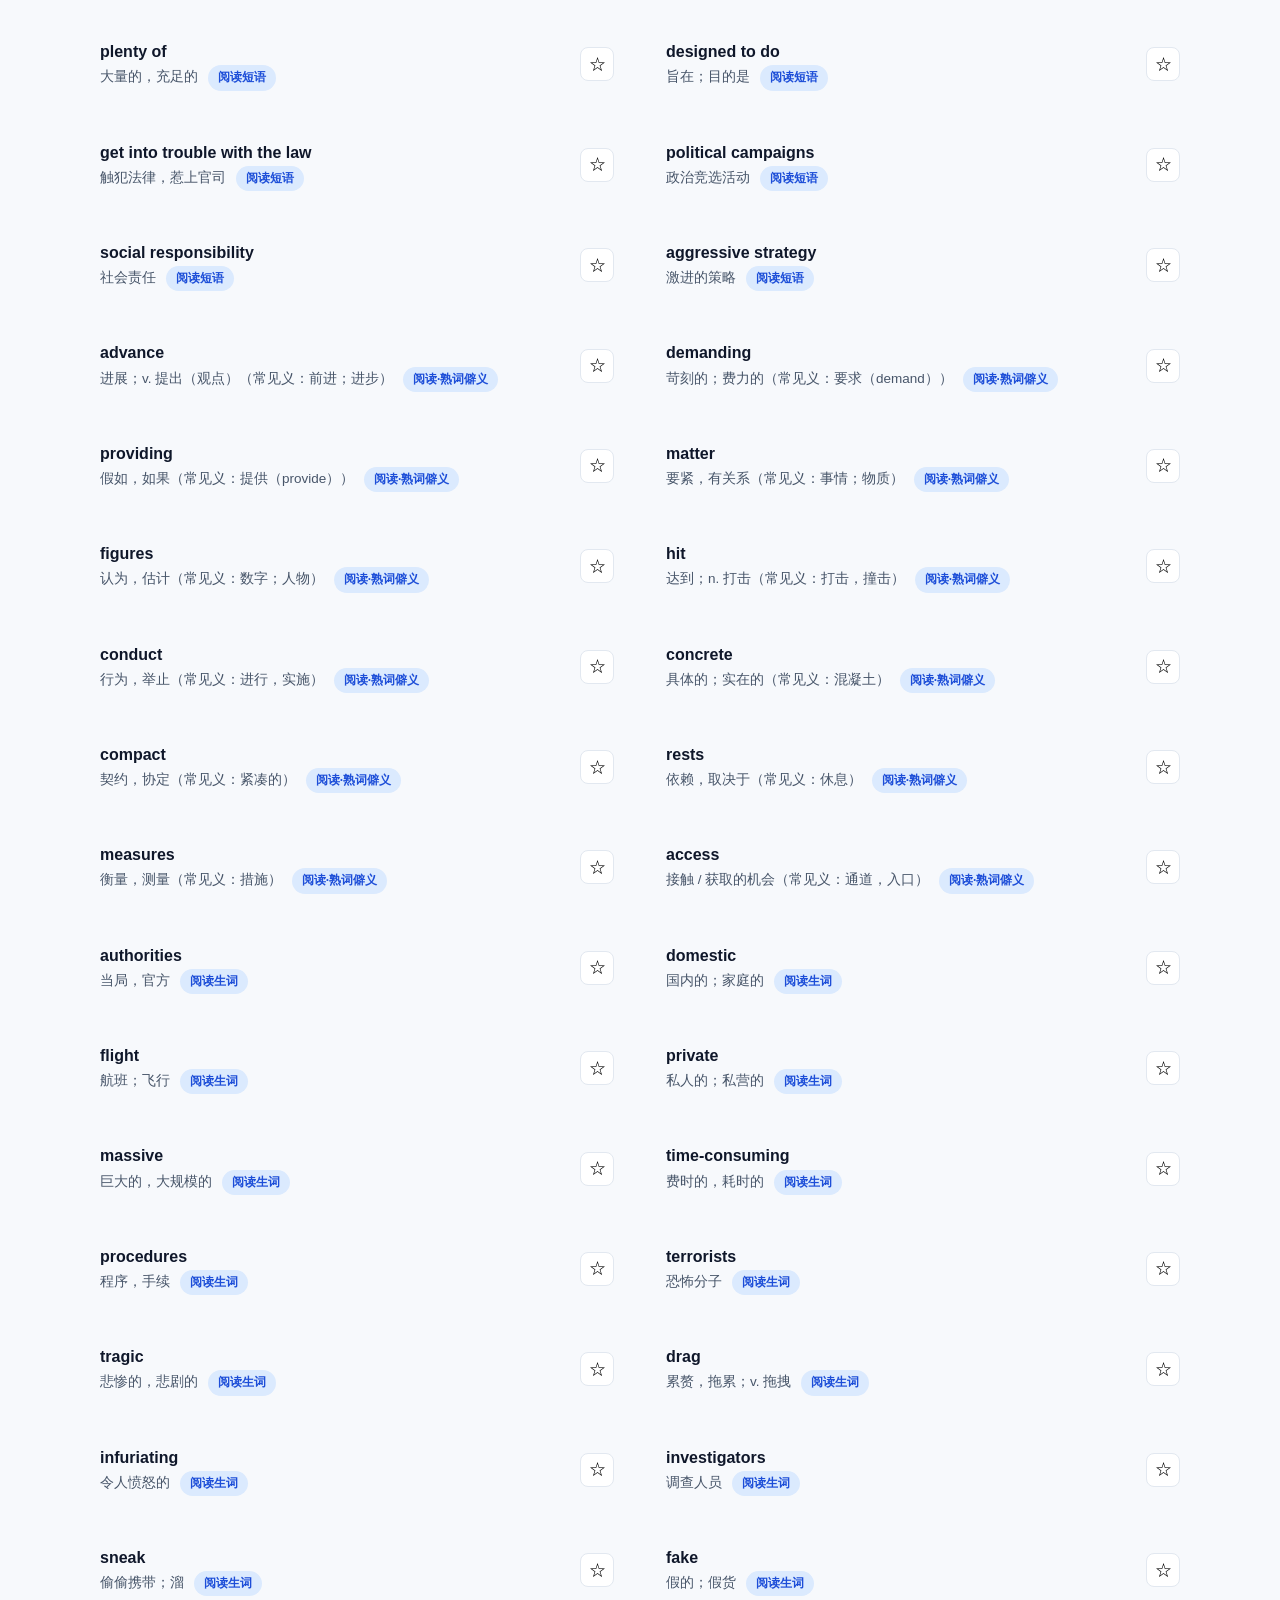
<file: cihui.html>
<!DOCTYPE html>
<html lang="zh-CN">
<head>
  <meta charset="UTF-8">
  <meta name="viewport" content="width=device-width, initial-scale=1.0">
  <title>高频词汇库 · Ethan英语</title>
  <link rel="stylesheet" href="css/style.css">
  <link rel="manifest" href="manifest.json">
  <link rel="icon" type="image/png" sizes="192x192" href="icon-192.png">
  <link rel="apple-touch-icon" href="apple-touch-icon.png">
  <meta name="theme-color" content="#2563eb">
  <meta name="mobile-web-app-capable" content="yes">
  <meta name="apple-mobile-web-app-capable" content="yes">
  <meta name="apple-mobile-web-app-status-bar-style" content="black-translucent">
  <meta name="apple-mobile-web-app-title" content="Ethan">
</head>
<body>

  <nav class="nav">
    <div class="nav-inner">
      <a class="logo" href="index.html"><span class="mark">E</span><span>Ethan<b>英语</b></span></a>
      <button class="nav-toggle" aria-label="菜单">☰</button>
      <ul class="nav-links">
        <li><a href="index.html">首页</a></li>
        <li><a href="fanwen.html">范文库</a></li>
        <li><a href="cihui.html">词汇库</a></li>
        <li><a href="juxing.html">功能句库</a></li>
        <li><a href="jiqiao.html">写作技巧</a></li>
        <li><a href="pigai.html">作文批改</a></li>
        <li><a href="flash.html">背诵闪卡</a></li>
        <li><a href="ziyuan.html">资源下载</a></li>
      </ul>
    </div>
  </nav>

  <div class="container">
    <div class="crumb"><a href="index.html">首页</a> / 高频词汇库</div>
  </div>

  <section class="section" style="padding-top:24px">
    <div class="container">
      <div class="section-head">
        <h2>高频词汇库</h2>
        <p id="vocab-sub">作文主题词 + 高分替换词 + 阅读生词（含熟词僻义）。点击 ☆ 收藏到生词本，自动保存在本地浏览器。</p>
      </div>

      <div class="search-box" style="margin-bottom:20px">
        <span class="s-icon">🔍</span>
        <input type="text" id="vocab-search" placeholder="搜索英文或中文，如 culture / 文化 / innovation">
      </div>

      <div class="filter-group" id="vocab-filters"></div>

      <div style="margin-bottom:12px;color:var(--text-muted);font-size:13px">共 <b id="vocab-count" style="color:var(--primary)">0</b> 个词条 · 收藏的词用 ★ 标记</div>

      <div class="grid grid-2" id="vocab-list"></div>

      <div class="tip">💡 生词本数据存储在你本地浏览器（localStorage），不会上传到服务器，隐私有保障。清除浏览器缓存会清空生词本，请知悉。</div>
    </div>
  </section>

  <footer class="footer">
    <div class="container">
      <div>
        <div class="brand">Ethan英语</div>
        <p>简约的考研英语作文学习平台。</p>
      </div>
      <div>
        <h4>学习内容</h4>
        <a href="fanwen.html">范文库</a>
        <a href="cihui.html">高频词汇库</a>
        <a href="juxing.html">功能句库</a>
        <a href="jiqiao.html">写作技巧库</a>
      </div>
      <div>
        <h4>备考资源</h4>
        <a href="fanwen.html#zhenti">历年大作文真题题目</a>
        <a href="ziyuan.html">资源下载</a>
      </div>
      <div class="copyright">本网站为学习演示项目 · 内容整理自公开备考资料，仅供个人学习使用</div>
    </div>
  </footer>

  <script src="js/data.js"></script>
  <script src="js/vocab-extra.js"></script>
  <script src="js/vocab-reading.js"></script>
  <script src="js/main.js"></script>
</body>
</html>
</file>
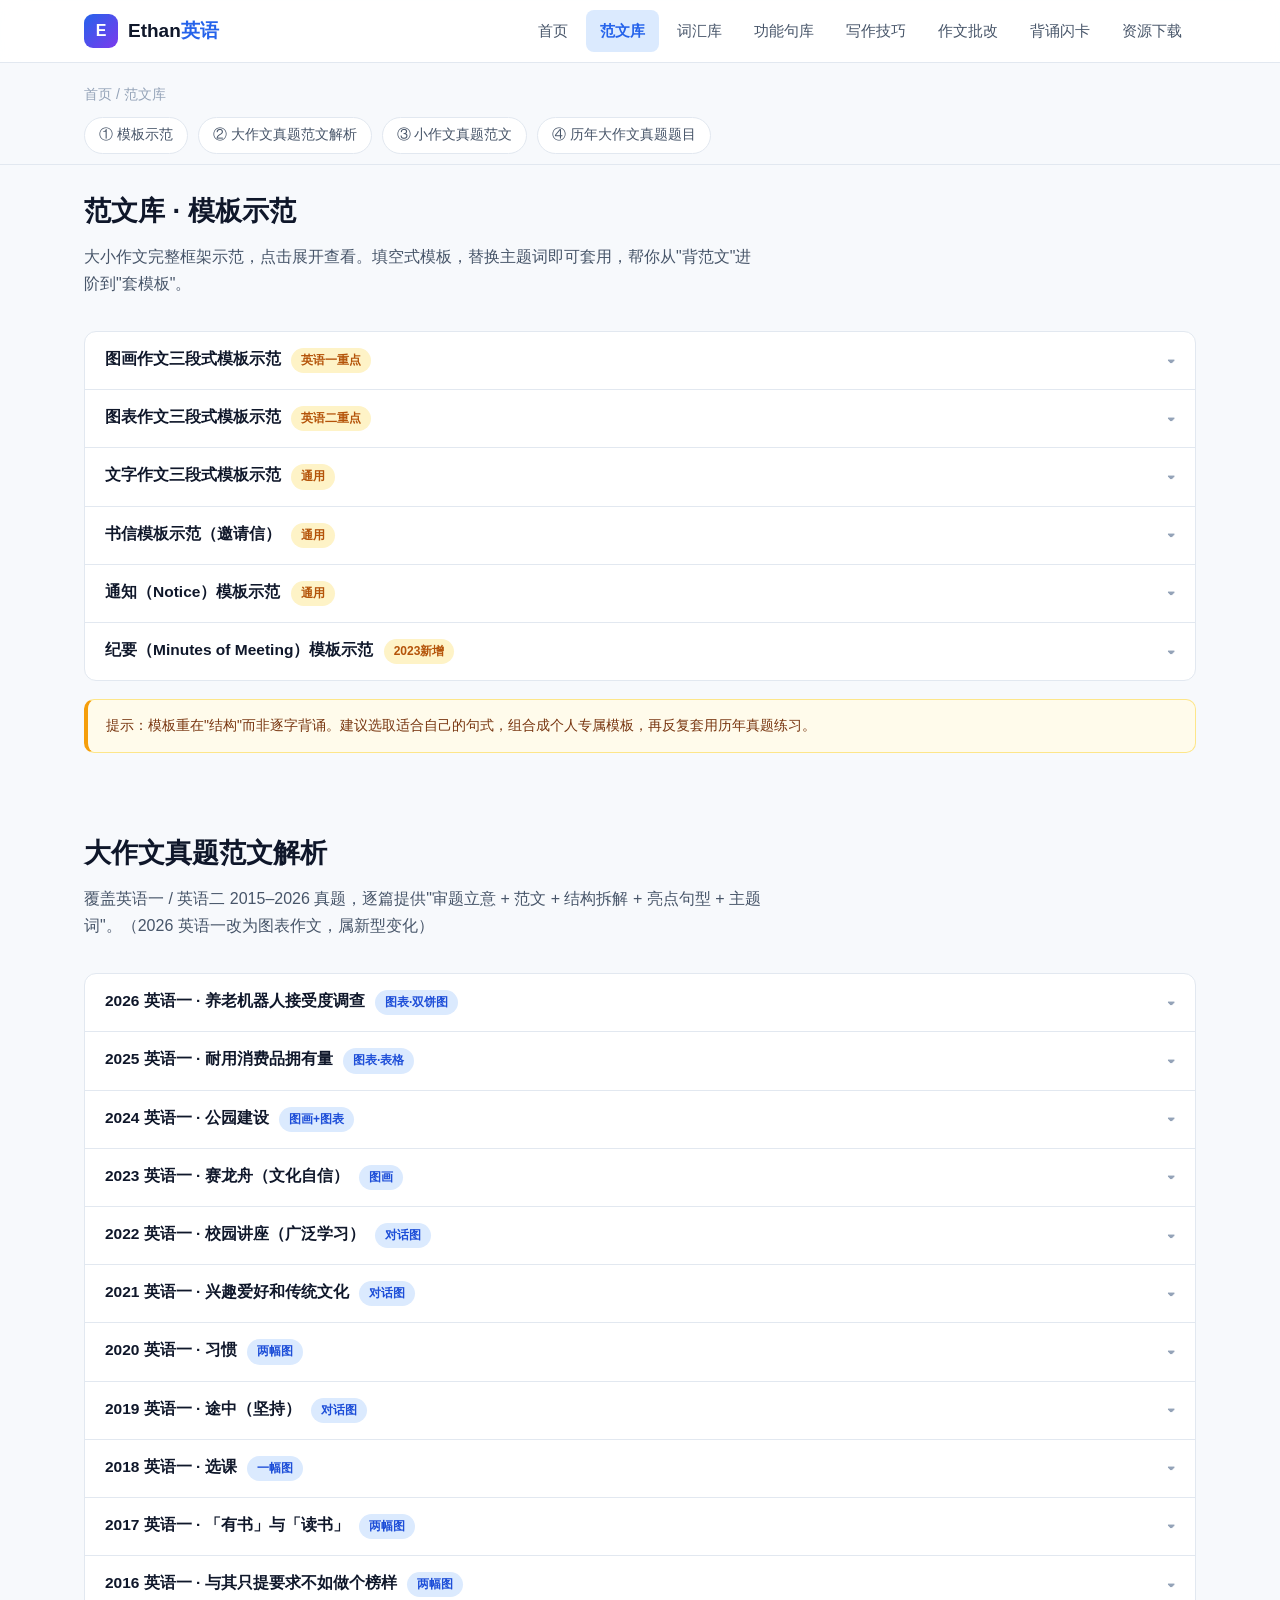
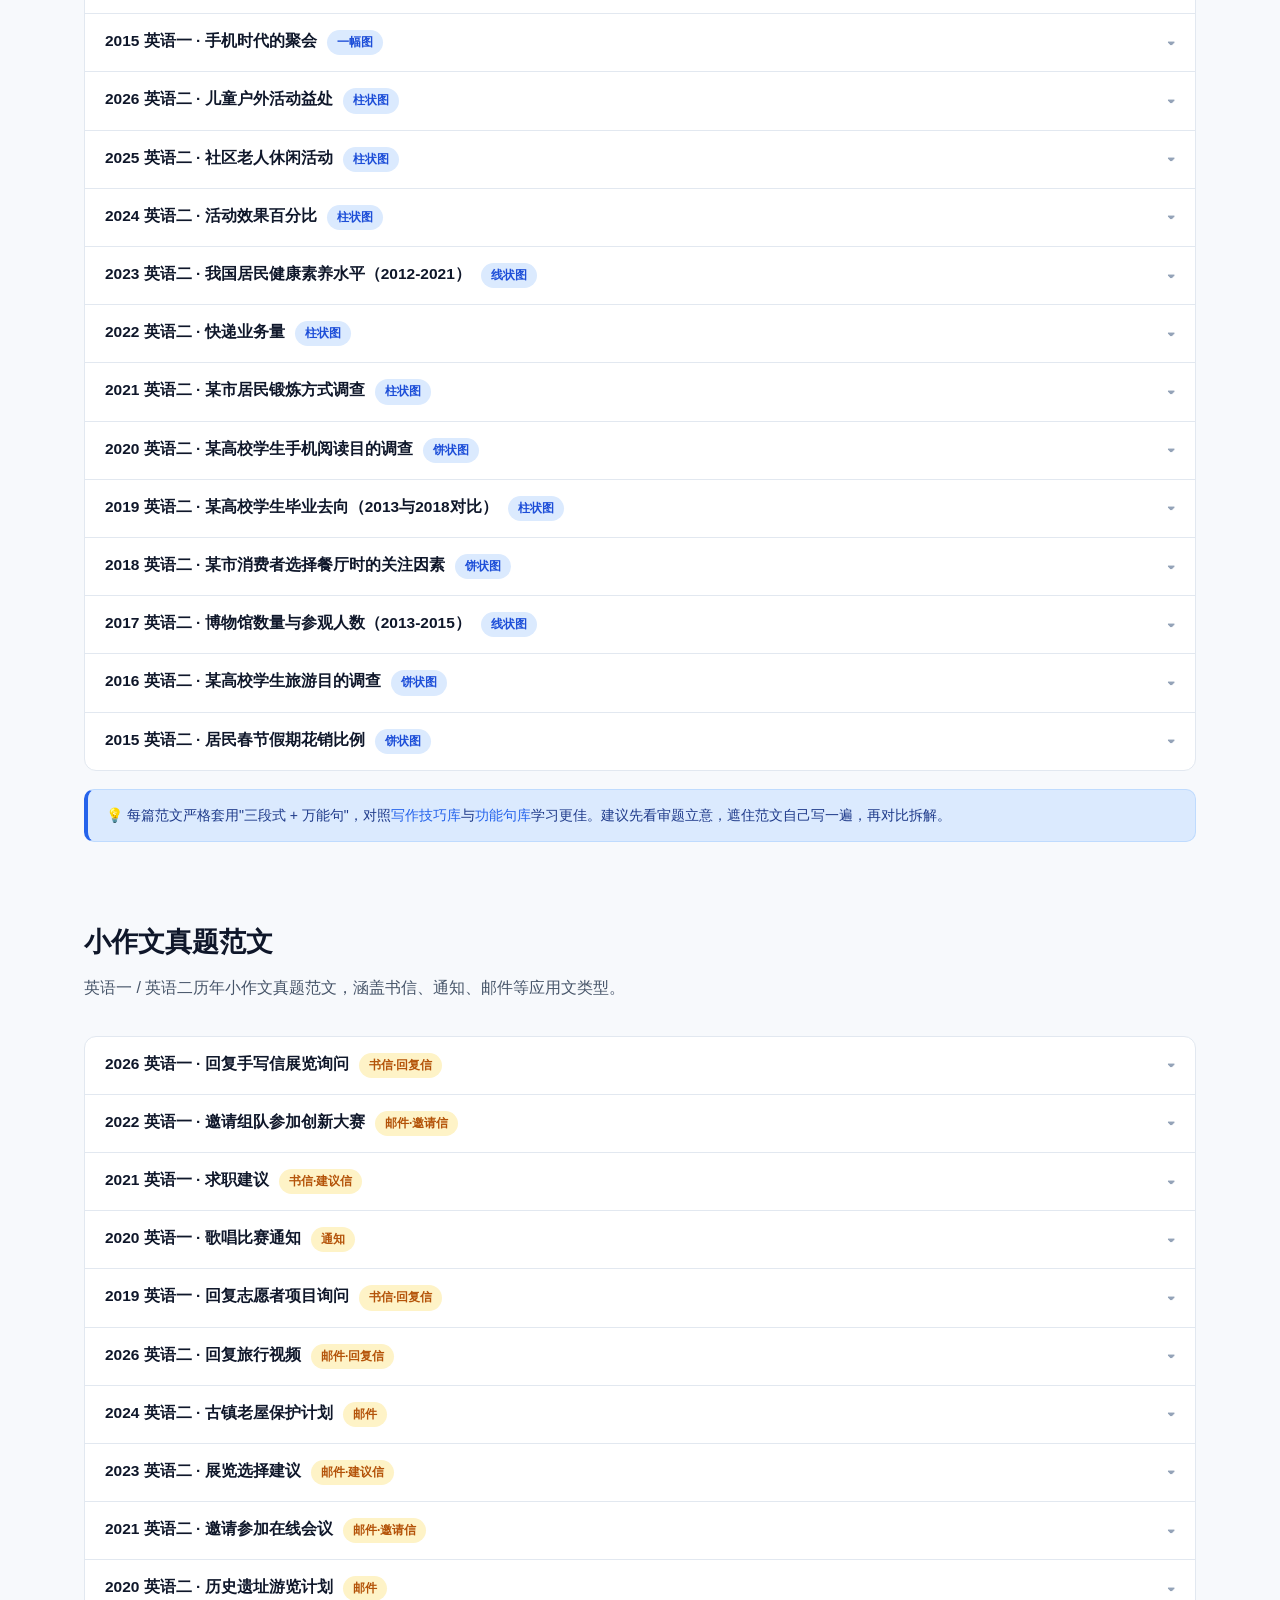
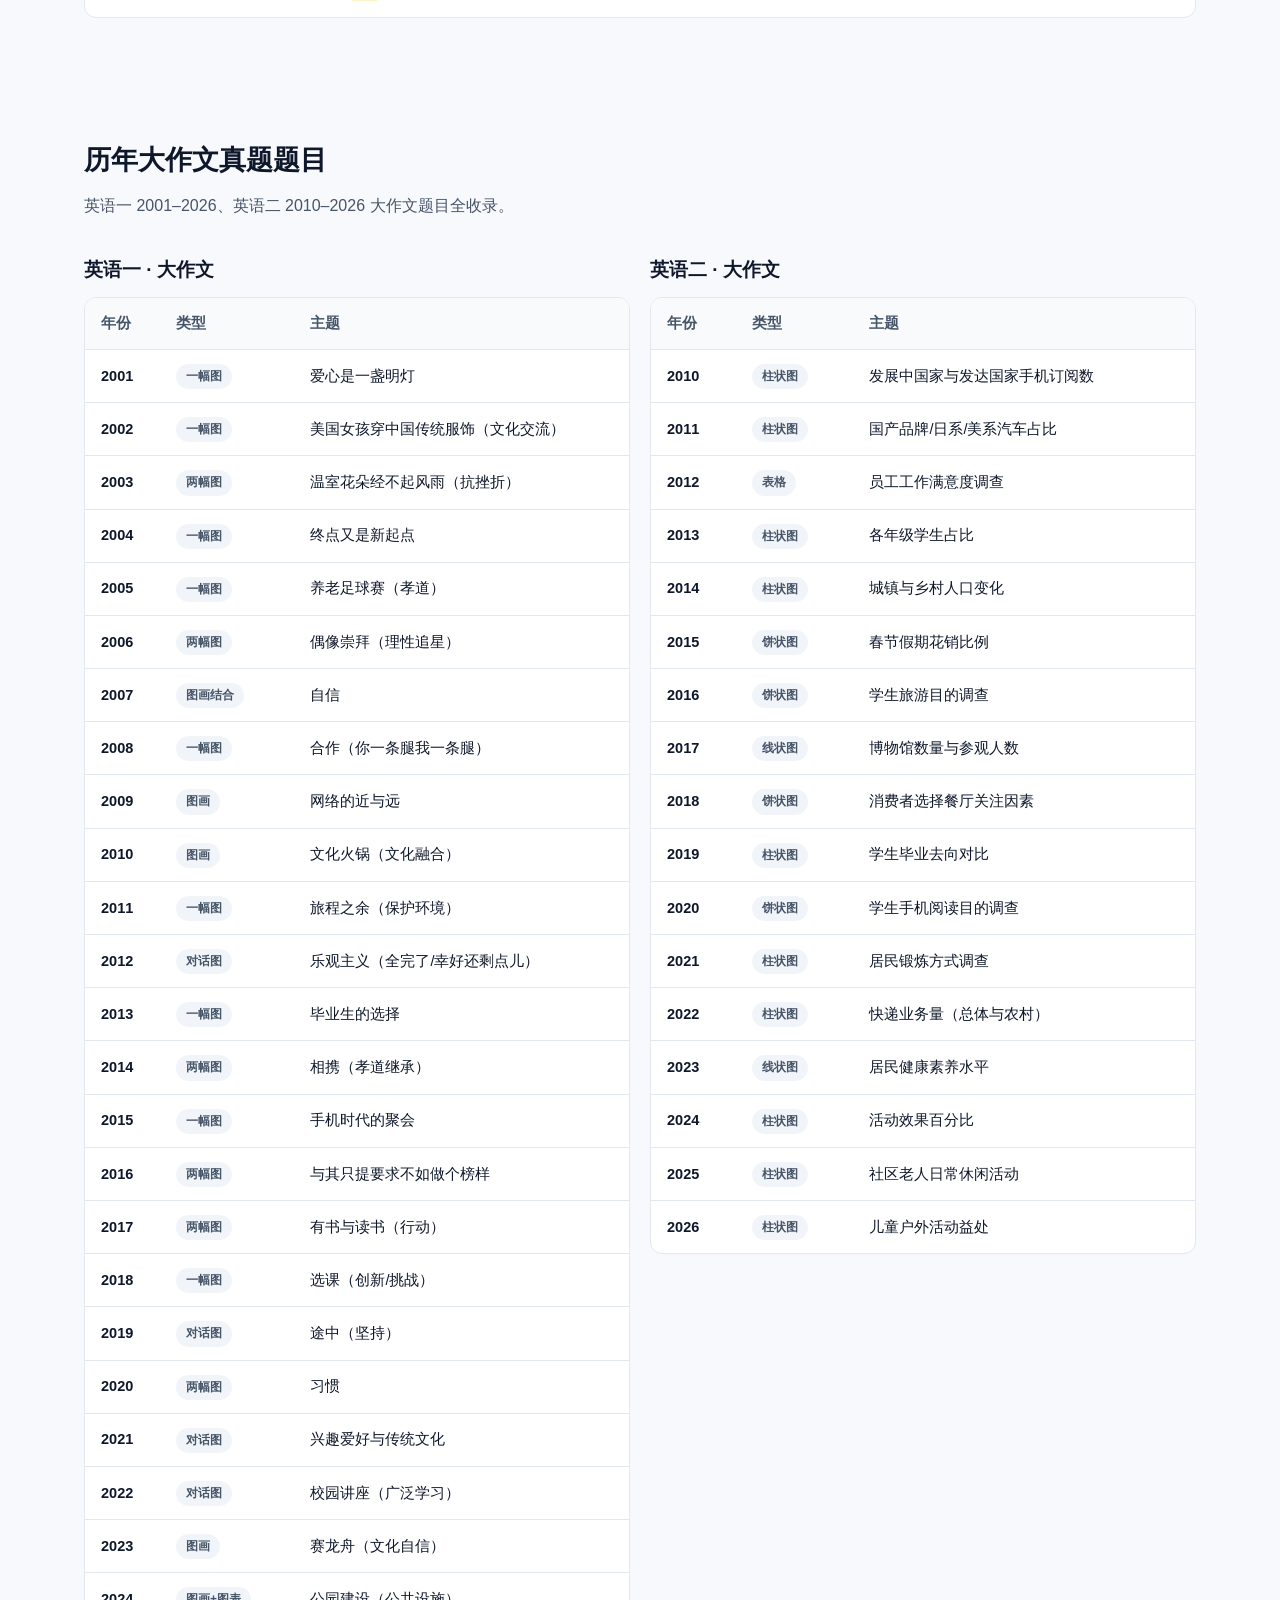
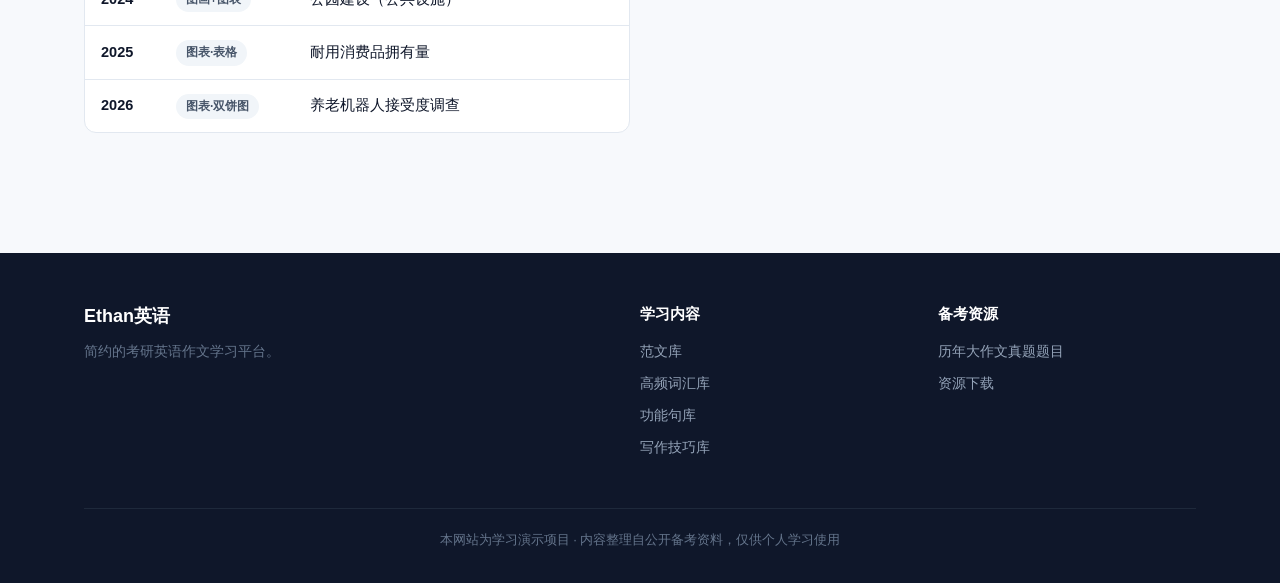
<file: fanwen.html>
<!DOCTYPE html>
<html lang="zh-CN">
<head>
  <meta charset="UTF-8">
  <meta name="viewport" content="width=device-width, initial-scale=1.0">
  <title>范文库 · Ethan英语</title>
  <link rel="stylesheet" href="css/style.css">
  <link rel="manifest" href="manifest.json">
  <link rel="icon" type="image/png" sizes="192x192" href="icon-192.png">
  <link rel="apple-touch-icon" href="apple-touch-icon.png">
  <meta name="theme-color" content="#2563eb">
  <meta name="mobile-web-app-capable" content="yes">
  <meta name="apple-mobile-web-app-capable" content="yes">
  <meta name="apple-mobile-web-app-status-bar-style" content="black-translucent">
  <meta name="apple-mobile-web-app-title" content="Ethan">
</head>
<body>

  <nav class="nav">
    <div class="nav-inner">
      <a class="logo" href="index.html"><span class="mark">E</span><span>Ethan<b>英语</b></span></a>
      <button class="nav-toggle" aria-label="菜单">☰</button>
      <ul class="nav-links">
        <li><a href="index.html">首页</a></li>
        <li><a href="fanwen.html">范文库</a></li>
        <li><a href="cihui.html">词汇库</a></li>
        <li><a href="juxing.html">功能句库</a></li>
        <li><a href="jiqiao.html">写作技巧</a></li>
        <li><a href="pigai.html">作文批改</a></li>
        <li><a href="flash.html">背诵闪卡</a></li>
        <li><a href="ziyuan.html">资源下载</a></li>
      </ul>
    </div>
  </nav>

  <div class="container">
    <div class="crumb"><a href="index.html">首页</a> / 范文库</div>
  </div>

  <!-- 页面内快捷导航 -->
  <div class="anchor-nav">
    <div class="container">
      <a href="#moban">① 模板示范</a>
      <a href="#dazuowen">② 大作文真题范文解析</a>
      <a href="#xiaozuowen">③ 小作文真题范文</a>
      <a href="#zhenti">④ 历年大作文真题题目</a>
    </div>
  </div>

  <section class="section" id="moban" style="padding-top:24px">
    <div class="container">
      <div class="section-head">
        <h2>范文库 · 模板示范</h2>
        <p>大小作文完整框架示范，点击展开查看。填空式模板，替换主题词即可套用，帮你从"背范文"进阶到"套模板"。</p>
      </div>
      <div class="accordion" id="fanwen-list"></div>

      <div class="notice">提示：模板重在"结构"而非逐字背诵。建议选取适合自己的句式，组合成个人专属模板，再反复套用历年真题练习。</div>
    </div>
  </section>

  <!-- 大作文真题范文解析 -->
  <section class="section" id="dazuowen" style="padding-top:0">
    <div class="container">
      <div class="section-head">
        <h2>大作文真题范文解析</h2>
        <p>覆盖英语一 / 英语二 2015–2026 真题，逐篇提供"审题立意 + 范文 + 结构拆解 + 亮点句型 + 主题词"。（2026 英语一改为图表作文，属新型变化）</p>
      </div>
      <div class="accordion" id="zhenti-fanwen-list"></div>
      <div class="tip">💡 每篇范文严格套用"三段式 + 万能句"，对照<a href="jiqiao.html">写作技巧库</a>与<a href="juxing.html">功能句库</a>学习更佳。建议先看审题立意，遮住范文自己写一遍，再对比拆解。</div>
    </div>
  </section>

  <!-- 小作文真题范文 -->
  <section class="section" id="xiaozuowen" style="padding-top:0">
    <div class="container">
      <div class="section-head">
        <h2>小作文真题范文</h2>
        <p>英语一 / 英语二历年小作文真题范文，涵盖书信、通知、邮件等应用文类型。</p>
      </div>
      <div class="accordion" id="xiaozuowen-fanwen-list"></div>
    </div>
  </section>

  <!-- 历年大作文真题题目 -->
  <section class="section" id="zhenti">
    <div class="container">
      <div class="section-head">
        <h2>历年大作文真题题目</h2>
        <p>英语一 2001–2026、英语二 2010–2026 大作文题目全收录。</p>
      </div>
      <div class="grid grid-2">
        <div>
          <h3 style="margin-bottom:12px">英语一 · 大作文</h3>
          <div class="table-wrap">
            <table>
              <thead><tr><th>年份</th><th>类型</th><th>主题</th></tr></thead>
              <tbody id="zhenti-ying1"></tbody>
            </table>
          </div>
        </div>
        <div>
          <h3 style="margin-bottom:12px">英语二 · 大作文</h3>
          <div class="table-wrap">
            <table>
              <thead><tr><th>年份</th><th>类型</th><th>主题</th></tr></thead>
              <tbody id="zhenti-ying2"></tbody>
            </table>
          </div>
        </div>
      </div>
    </div>
  </section>

  <footer class="footer">
    <div class="container">
      <div>
        <div class="brand">Ethan英语</div>
        <p>简约的考研英语作文学习平台。</p>
      </div>
      <div>
        <h4>学习内容</h4>
        <a href="fanwen.html">范文库</a>
        <a href="cihui.html">高频词汇库</a>
        <a href="juxing.html">功能句库</a>
        <a href="jiqiao.html">写作技巧库</a>
      </div>
      <div>
        <h4>备考资源</h4>
        <a href="fanwen.html#zhenti">历年大作文真题题目</a>
        <a href="ziyuan.html">资源下载</a>
      </div>
      <div class="copyright">本网站为学习演示项目 · 内容整理自公开备考资料，仅供个人学习使用</div>
    </div>
  </footer>

  <script src="js/data.js"></script>
  <script src="js/extra-ying1.js"></script>
  <script src="js/extra-ying2.js"></script>
  <script src="js/extra-xiaozuowen.js"></script>
  <script src="js/extra-2026.js"></script>
  <script src="js/main.js"></script>
</body>
</html>
</file>
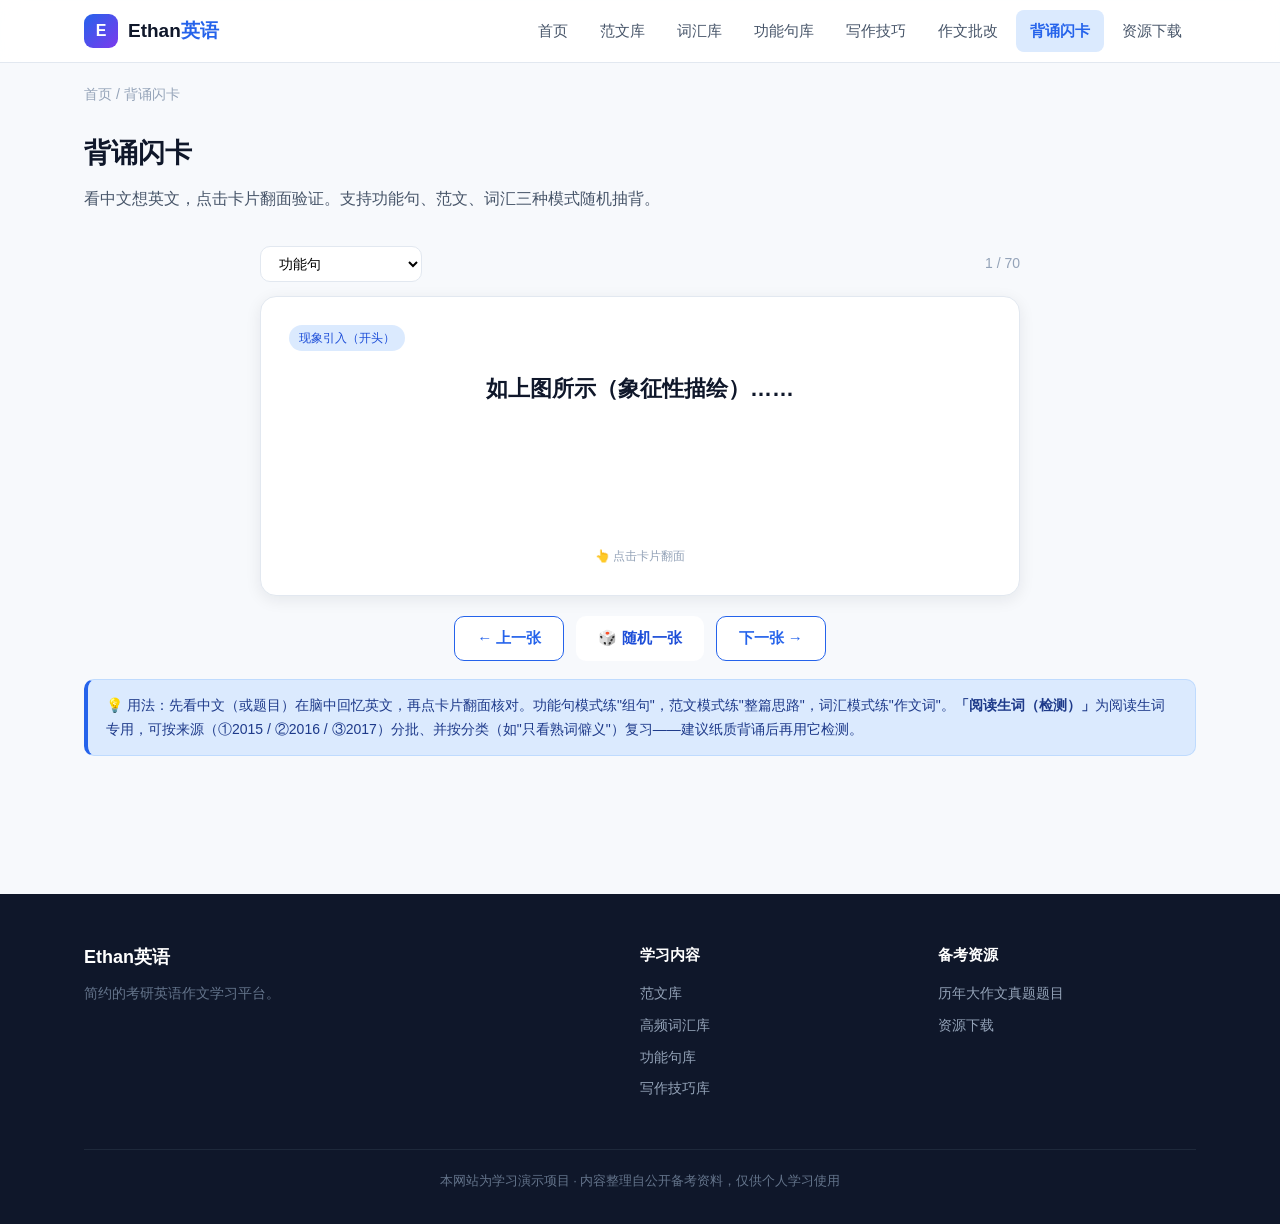
<file: flash.html>
<!DOCTYPE html>
<html lang="zh-CN">
<head>
  <meta charset="UTF-8">
  <meta name="viewport" content="width=device-width, initial-scale=1.0">
  <title>背诵闪卡 · Ethan英语</title>
  <meta name="description" content="考研英语背诵闪卡：功能句、范文、词汇随机抽背，看中文想英文，高效记忆。">
  <link rel="stylesheet" href="css/style.css">
  <link rel="manifest" href="manifest.json">
  <link rel="icon" type="image/png" sizes="192x192" href="icon-192.png">
  <link rel="apple-touch-icon" href="apple-touch-icon.png">
  <meta name="theme-color" content="#2563eb">
  <meta name="mobile-web-app-capable" content="yes">
  <meta name="apple-mobile-web-app-capable" content="yes">
  <meta name="apple-mobile-web-app-status-bar-style" content="black-translucent">
  <meta name="apple-mobile-web-app-title" content="Ethan">
</head>
<body>

  <nav class="nav">
    <div class="nav-inner">
      <a class="logo" href="index.html"><span class="mark">E</span><span>Ethan<b>英语</b></span></a>
      <button class="nav-toggle" aria-label="菜单">☰</button>
      <ul class="nav-links">
        <li><a href="index.html">首页</a></li>
        <li><a href="fanwen.html">范文库</a></li>
        <li><a href="cihui.html">词汇库</a></li>
        <li><a href="juxing.html">功能句库</a></li>
        <li><a href="jiqiao.html">写作技巧</a></li>
        <li><a href="pigai.html">作文批改</a></li>
        <li><a href="flash.html">背诵闪卡</a></li>
        <li><a href="ziyuan.html">资源下载</a></li>
      </ul>
    </div>
  </nav>

  <div class="container">
    <div class="crumb"><a href="index.html">首页</a> / 背诵闪卡</div>
  </div>

  <section class="section" style="padding-top:24px">
    <div class="container">
      <div class="section-head">
        <h2>背诵闪卡</h2>
        <p>看中文想英文，点击卡片翻面验证。支持功能句、范文、词汇三种模式随机抽背。</p>
      </div>

      <div class="flash-wrap">
        <div class="flash-toolbar">
          <select id="flash-mode" class="flash-select">
            <option value="juxing">功能句</option>
            <option value="fanwen">范文</option>
            <option value="word">词汇（作文）</option>
            <option value="reading">阅读生词（检测）</option>
          </select>
          <select id="flash-src" class="flash-select" style="display:none">
            <option value="all">全部来源</option>
            <option value="① 2015">① 2015</option>
            <option value="② 2016">② 2016</option>
            <option value="③ 2017">③ 2017</option>
          </select>
          <select id="flash-cat" class="flash-select" style="display:none">
            <option value="all">全部分类</option>
            <option value="阅读·熟词僻义">只看熟词僻义</option>
            <option value="阅读生词">阅读生词</option>
            <option value="阅读短语">阅读短语</option>
          </select>
          <span id="flash-counter" class="flash-counter">0 / 0</span>
        </div>

        <div class="flash-card" id="flash-card">
          <div class="flash-tag" id="flash-tag"></div>
          <div class="flash-front" id="flash-front"></div>
          <div class="flash-back" id="flash-back"></div>
          <div class="flash-hint">👆 点击卡片翻面</div>
        </div>

        <div class="flash-btns">
          <button class="btn btn-outline" id="flash-prev">← 上一张</button>
          <button class="btn btn-primary" id="flash-random">🎲 随机一张</button>
          <button class="btn btn-outline" id="flash-next">下一张 →</button>
        </div>
      </div>

      <div class="tip">💡 用法：先看中文（或题目）在脑中回忆英文，再点卡片翻面核对。功能句模式练"组句"，范文模式练"整篇思路"，词汇模式练"作文词"。<b>「阅读生词（检测）」</b>为阅读生词专用，可按来源（①2015 / ②2016 / ③2017）分批、并按分类（如"只看熟词僻义"）复习——建议纸质背诵后再用它检测。</div>
    </div>
  </section>

  <footer class="footer">
    <div class="container">
      <div>
        <div class="brand">Ethan英语</div>
        <p>简约的考研英语作文学习平台。</p>
      </div>
      <div>
        <h4>学习内容</h4>
        <a href="fanwen.html">范文库</a>
        <a href="cihui.html">高频词汇库</a>
        <a href="juxing.html">功能句库</a>
        <a href="jiqiao.html">写作技巧库</a>
      </div>
      <div>
        <h4>备考资源</h4>
        <a href="fanwen.html#zhenti">历年大作文真题题目</a>
        <a href="ziyuan.html">资源下载</a>
      </div>
      <div class="copyright">本网站为学习演示项目 · 内容整理自公开备考资料，仅供个人学习使用</div>
    </div>
  </footer>

  <script src="js/data.js"></script>
  <script src="js/juxing-data.js"></script>
  <script src="js/extra-ying1.js"></script>
  <script src="js/extra-ying2.js"></script>
  <script src="js/extra-xiaozuowen.js"></script>
  <script src="js/extra-2026.js"></script>
  <script src="js/vocab-extra.js"></script>
  <script src="js/vocab-reading.js"></script>
  <script src="js/main.js"></script>
</body>
</html>
</file>
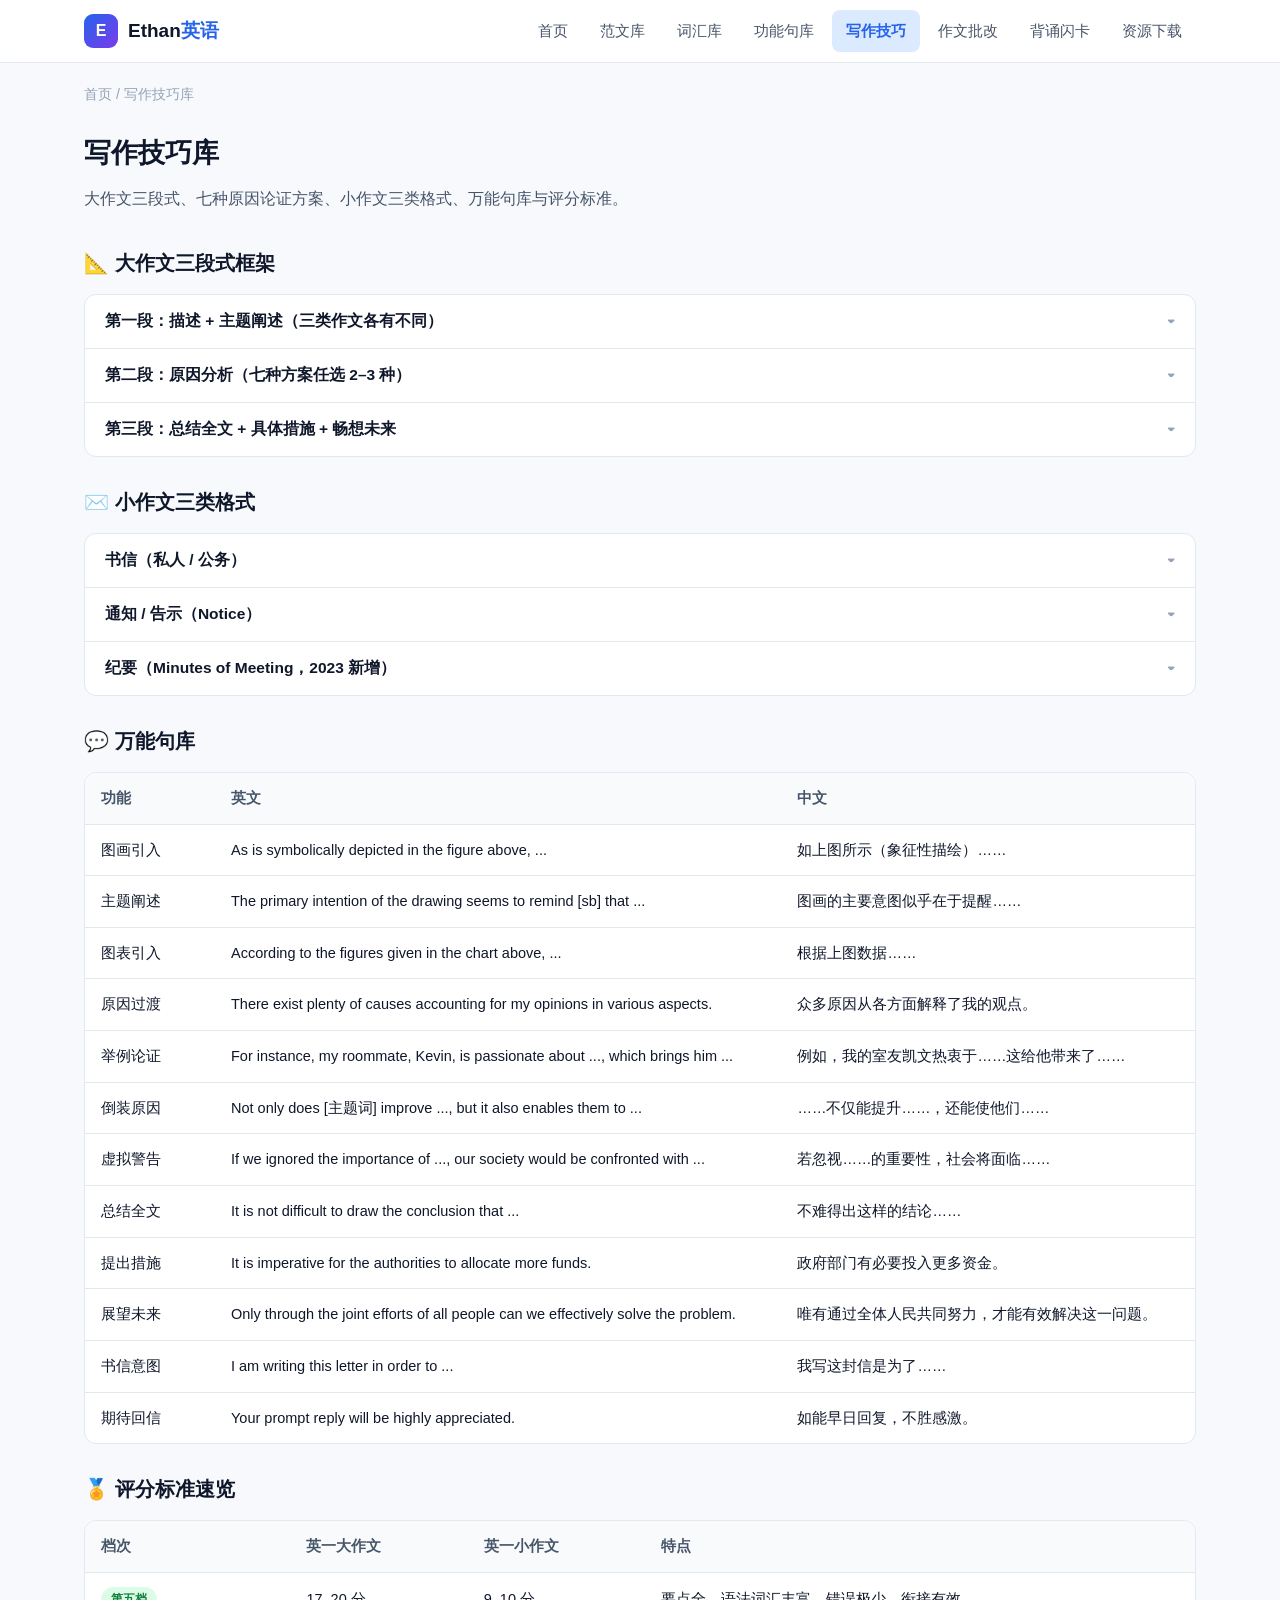
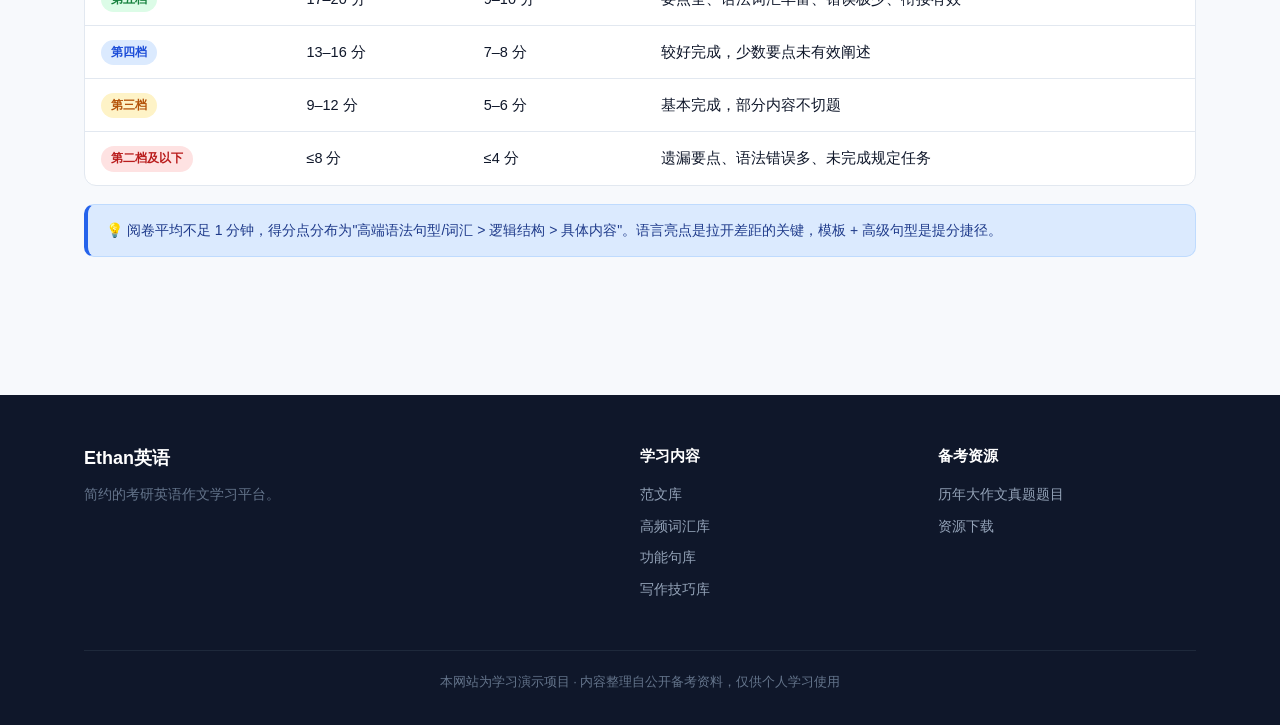
<file: jiqiao.html>
<!DOCTYPE html>
<html lang="zh-CN">
<head>
  <meta charset="UTF-8">
  <meta name="viewport" content="width=device-width, initial-scale=1.0">
  <title>写作技巧库 · Ethan英语</title>
  <link rel="stylesheet" href="css/style.css">
  <link rel="manifest" href="manifest.json">
  <link rel="icon" type="image/png" sizes="192x192" href="icon-192.png">
  <link rel="apple-touch-icon" href="apple-touch-icon.png">
  <meta name="theme-color" content="#2563eb">
  <meta name="mobile-web-app-capable" content="yes">
  <meta name="apple-mobile-web-app-capable" content="yes">
  <meta name="apple-mobile-web-app-status-bar-style" content="black-translucent">
  <meta name="apple-mobile-web-app-title" content="Ethan">
</head>
<body>

  <nav class="nav">
    <div class="nav-inner">
      <a class="logo" href="index.html"><span class="mark">E</span><span>Ethan<b>英语</b></span></a>
      <button class="nav-toggle" aria-label="菜单">☰</button>
      <ul class="nav-links">
        <li><a href="index.html">首页</a></li>
        <li><a href="fanwen.html">范文库</a></li>
        <li><a href="cihui.html">词汇库</a></li>
        <li><a href="juxing.html">功能句库</a></li>
        <li><a href="jiqiao.html">写作技巧</a></li>
        <li><a href="pigai.html">作文批改</a></li>
        <li><a href="flash.html">背诵闪卡</a></li>
        <li><a href="ziyuan.html">资源下载</a></li>
      </ul>
    </div>
  </nav>

  <div class="container">
    <div class="crumb"><a href="index.html">首页</a> / 写作技巧库</div>
  </div>

  <section class="section" style="padding-top:24px">
    <div class="container">
      <div class="section-head">
        <h2>写作技巧库</h2>
        <p>大作文三段式、七种原因论证方案、小作文三类格式、万能句库与评分标准。</p>
      </div>

      <!-- 大作文三段式 -->
      <h3 style="margin-bottom:14px;font-size:20px">📐 大作文三段式框架</h3>
      <div class="accordion" style="margin-bottom:28px">
        <div class="acc-item">
          <button class="acc-head"><span>第一段：描述 + 主题阐述（三类作文各有不同）</span><span class="arrow">▾</span></button>
          <div class="acc-body">
            <p><b>① 图画作文</b>——分类拆分组合法：环境 + 基本动作(do) + 主体，主要动作(doing)，with 细节。一幅图（对话型）用"A 说的话，关联词 + B 说的话"；两幅图用"左图…，关联词，右图…"。</p>
            <p style="margin:10px 0"><b>② 图表作文</b>——总体描述 + 细节描述。动态图用 from…to… / compared with / X times more than；静态图用 accounts for…respectively。</p>
            <p><b>③ 文字作文</b>——现象改写 + 表明态度（I agree / disagree / agree to some extent）。</p>
          </div>
        </div>
        <div class="acc-item">
          <button class="acc-head"><span>第二段：原因分析（七种方案任选 2–3 种）</span><span class="arrow">▾</span></button>
          <div class="acc-body">
            <p><b>① 举例论证</b>：For instance, my roommate, Kevin, was addicted to… which made him…</p>
            <p><b>② 宾语从句 + 定语从句</b>：The majority believe that 主题词 provide broader platform…</p>
            <p><b>③ 从句 + 五大方面短语</b>：It is well known that…（社会/自然/文化/个人/交流）</p>
            <p><b>④ not only…but also 倒装</b>：Not only does 主题词 increase…, but it also enables…</p>
            <p><b>⑤ 虚拟语气恐吓法</b>：If we ignored…, would be confronted with…</p>
            <p><b>⑥ 对比论证</b>：Compared with B, A can…</p>
            <p><b>⑦ 比喻句</b>：主题词 is the engine / bridge / foundation…</p>
          </div>
        </div>
        <div class="acc-item">
          <button class="acc-head"><span>第三段：总结全文 + 具体措施 + 畅想未来</span><span class="arrow">▾</span></button>
          <div class="acc-body">
            <p><b>总结</b>：It is not difficult to draw the conclusion that… / Never can we… / There is no denying that…</p>
            <p><b>措施</b>：五角度（政府/公民/个人/媒体/家庭）两句并列，如 It is imperative for the authorities to allocate more funds.</p>
            <p><b>畅想</b>：Only through the joint efforts of all people can we effectively solve the problem.</p>
          </div>
        </div>
      </div>

      <!-- 小作文三类 -->
      <h3 style="margin-bottom:14px;font-size:20px">✉️ 小作文三类格式</h3>
      <div class="accordion" style="margin-bottom:28px">
        <div class="acc-item">
          <button class="acc-head"><span>书信（私人 / 公务）</span><span class="arrow">▾</span></button>
          <div class="acc-body">
            <p><b>称呼</b>：知道姓 Dear Mr./Ms. Lee；知道名 Dear Paul；知道职位 Dear Professor；啥也不知道 Dear Sir or Madam。</p>
            <p><b>第一段</b>：私人信 = 背景 + 意图；公务信 = 自我介绍 + 意图（I am writing this letter in order to…）。</p>
            <p><b>第二段</b>：核心内容，从 50 句万能句选 2–3 句（时间地点 + 人员 + 收获等）。</p>
            <p><b>第三段</b>：情感 + 期待回信 + 落款 Yours sincerely, Li Ming。</p>
          </div>
        </div>
        <div class="acc-item">
          <button class="acc-head"><span>通知 / 告示（Notice）</span><span class="arrow">▾</span></button>
          <div class="acc-body">
            <p>格式：标题 Notice → 署名 + 日期 → 第一段（概况 + 目的）→ 第二段（时间地点 + 人员 + 奖励，复用书信 50 句）→ 第三段（邀请 + 报名方式）。</p>
          </div>
        </div>
        <div class="acc-item">
          <button class="acc-head"><span>纪要（Minutes of Meeting，2023 新增）</span><span class="arrow">▾</span></button>
          <div class="acc-body">
            <p>格式：标题 + Date / Time / Location / Objective / Attendees → 会议内容（导入 + 目的 + 大佬发言 + 手下赞同 + 最终决定）→ Recorded by 署名。</p>
          </div>
        </div>
      </div>

      <!-- 万能句库 -->
      <h3 style="margin-bottom:14px;font-size:20px">💬 万能句库</h3>
      <div class="table-wrap" style="margin-bottom:28px">
        <table>
          <thead><tr><th style="width:130px">功能</th><th>英文</th><th>中文</th></tr></thead>
          <tbody>
            <tr><td>图画引入</td><td class="en">As is symbolically depicted in the figure above, ...</td><td>如上图所示（象征性描绘）……</td></tr>
            <tr><td>主题阐述</td><td class="en">The primary intention of the drawing seems to remind [sb] that ...</td><td>图画的主要意图似乎在于提醒……</td></tr>
            <tr><td>图表引入</td><td class="en">According to the figures given in the chart above, ...</td><td>根据上图数据……</td></tr>
            <tr><td>原因过渡</td><td class="en">There exist plenty of causes accounting for my opinions in various aspects.</td><td>众多原因从各方面解释了我的观点。</td></tr>
            <tr><td>举例论证</td><td class="en">For instance, my roommate, Kevin, is passionate about ..., which brings him ...</td><td>例如，我的室友凯文热衷于……这给他带来了……</td></tr>
            <tr><td>倒装原因</td><td class="en">Not only does [主题词] improve ..., but it also enables them to ...</td><td>……不仅能提升……，还能使他们……</td></tr>
            <tr><td>虚拟警告</td><td class="en">If we ignored the importance of ..., our society would be confronted with ...</td><td>若忽视……的重要性，社会将面临……</td></tr>
            <tr><td>总结全文</td><td class="en">It is not difficult to draw the conclusion that ...</td><td>不难得出这样的结论……</td></tr>
            <tr><td>提出措施</td><td class="en">It is imperative for the authorities to allocate more funds.</td><td>政府部门有必要投入更多资金。</td></tr>
            <tr><td>展望未来</td><td class="en">Only through the joint efforts of all people can we effectively solve the problem.</td><td>唯有通过全体人民共同努力，才能有效解决这一问题。</td></tr>
            <tr><td>书信意图</td><td class="en">I am writing this letter in order to ...</td><td>我写这封信是为了……</td></tr>
            <tr><td>期待回信</td><td class="en">Your prompt reply will be highly appreciated.</td><td>如能早日回复，不胜感激。</td></tr>
          </tbody>
        </table>
      </div>

      <!-- 评分标准 -->
      <h3 style="margin-bottom:14px;font-size:20px">🏅 评分标准速览</h3>
      <div class="table-wrap">
        <table>
          <thead><tr><th>档次</th><th>英一大作文</th><th>英一小作文</th><th>特点</th></tr></thead>
          <tbody>
            <tr><td><span class="badge badge-green">第五档</span></td><td>17–20 分</td><td>9–10 分</td><td>要点全、语法词汇丰富、错误极少、衔接有效</td></tr>
            <tr><td><span class="badge badge-blue">第四档</span></td><td>13–16 分</td><td>7–8 分</td><td>较好完成，少数要点未有效阐述</td></tr>
            <tr><td><span class="badge badge-amber">第三档</span></td><td>9–12 分</td><td>5–6 分</td><td>基本完成，部分内容不切题</td></tr>
            <tr><td><span class="badge badge-red">第二档及以下</span></td><td>≤8 分</td><td>≤4 分</td><td>遗漏要点、语法错误多、未完成规定任务</td></tr>
          </tbody>
        </table>
      </div>

      <div class="tip">💡 阅卷平均不足 1 分钟，得分点分布为"高端语法句型/词汇 &gt; 逻辑结构 &gt; 具体内容"。语言亮点是拉开差距的关键，模板 + 高级句型是提分捷径。</div>
    </div>
  </section>

  <footer class="footer">
    <div class="container">
      <div>
        <div class="brand">Ethan英语</div>
        <p>简约的考研英语作文学习平台。</p>
      </div>
      <div>
        <h4>学习内容</h4>
        <a href="fanwen.html">范文库</a>
        <a href="cihui.html">高频词汇库</a>
        <a href="juxing.html">功能句库</a>
        <a href="jiqiao.html">写作技巧库</a>
      </div>
      <div>
        <h4>备考资源</h4>
        <a href="fanwen.html#zhenti">历年大作文真题题目</a>
        <a href="ziyuan.html">资源下载</a>
      </div>
      <div class="copyright">本网站为学习演示项目 · 内容整理自公开备考资料，仅供个人学习使用</div>
    </div>
  </footer>

  <script src="js/data.js"></script>
  <script src="js/main.js"></script>
</body>
</html>
</file>
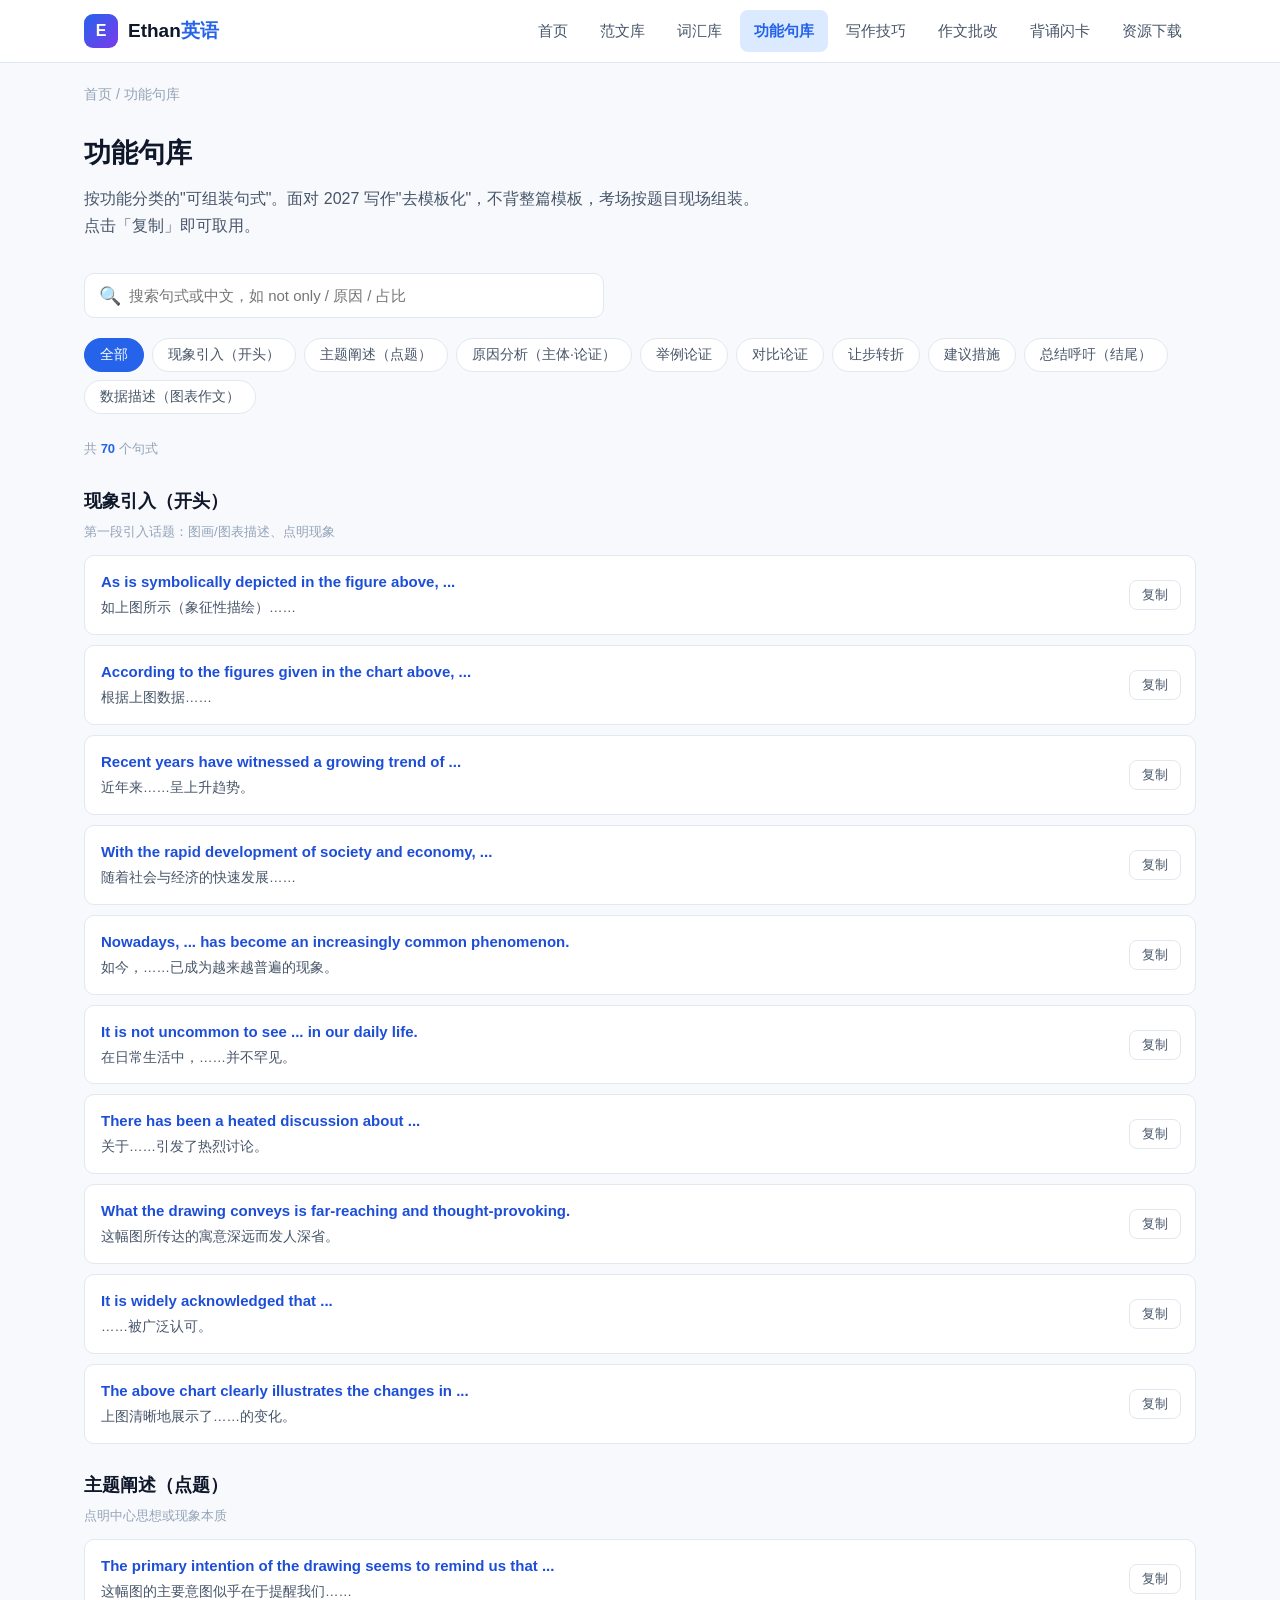
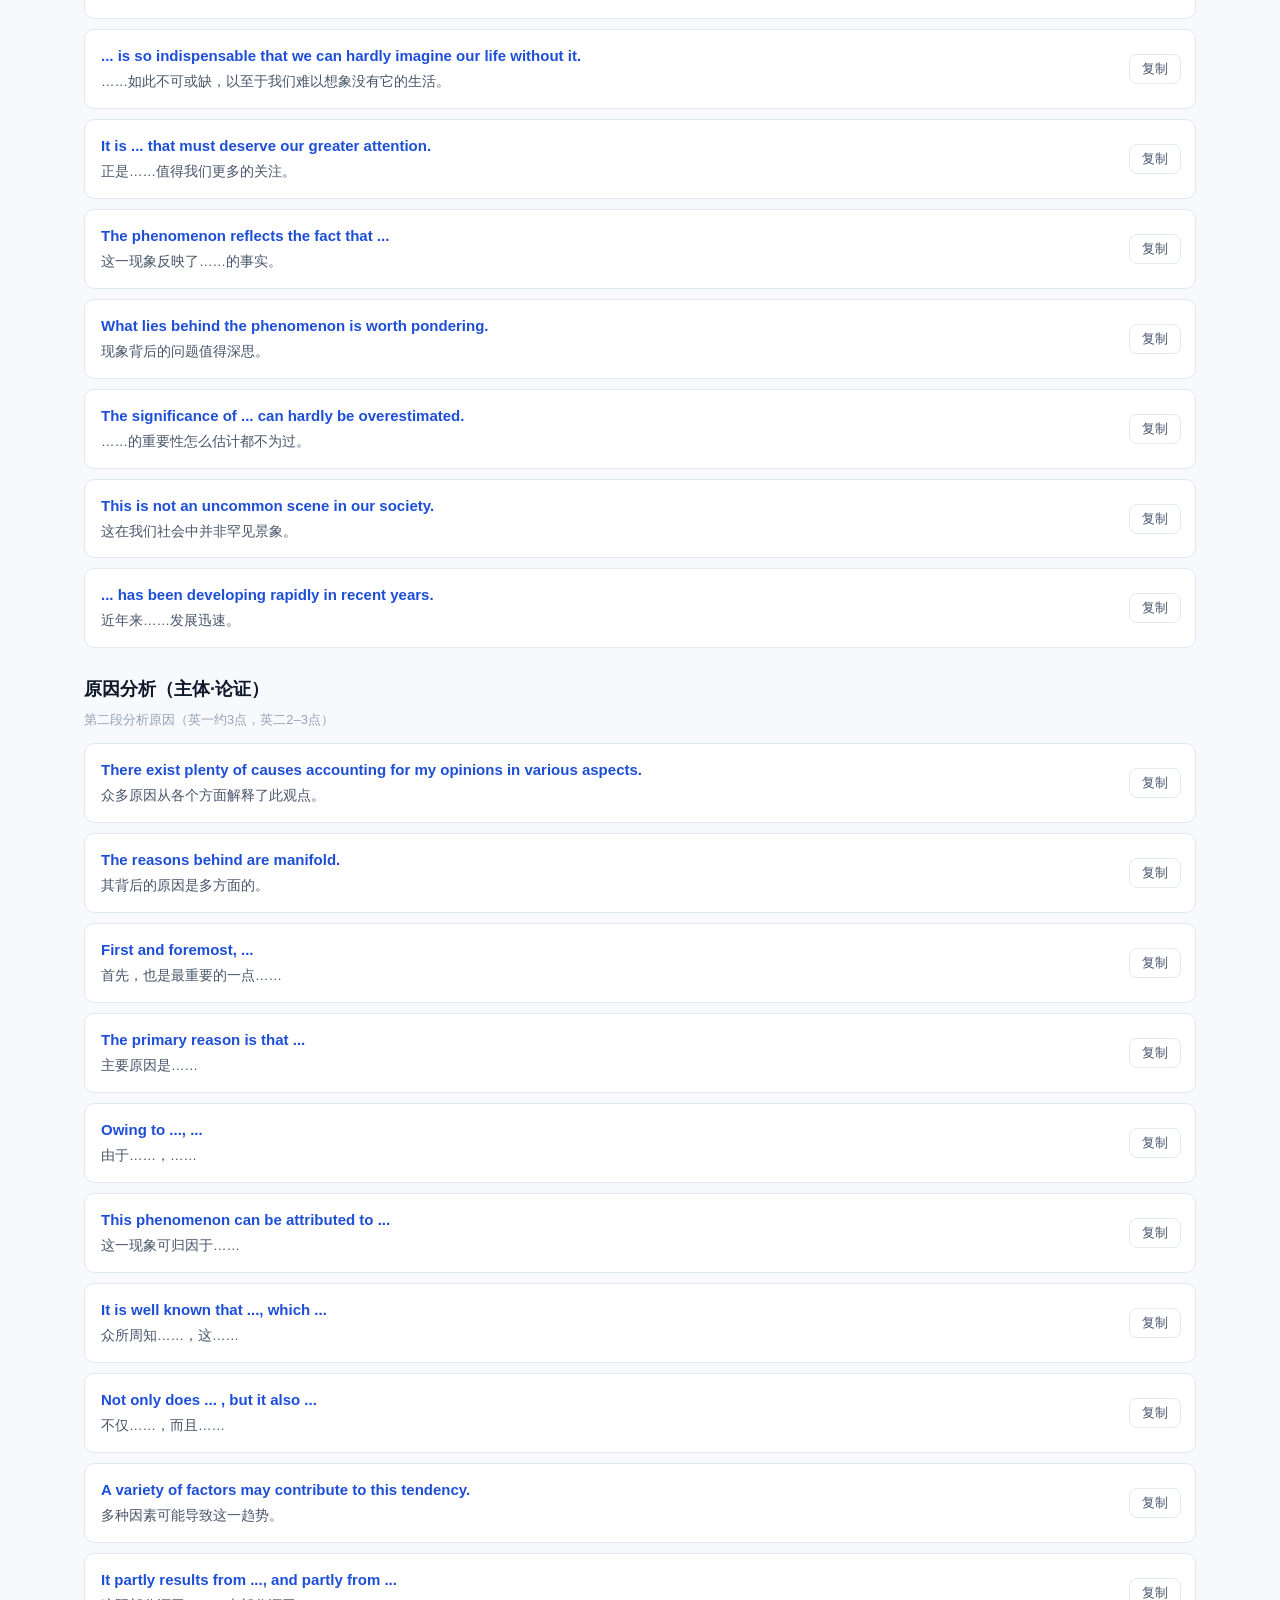
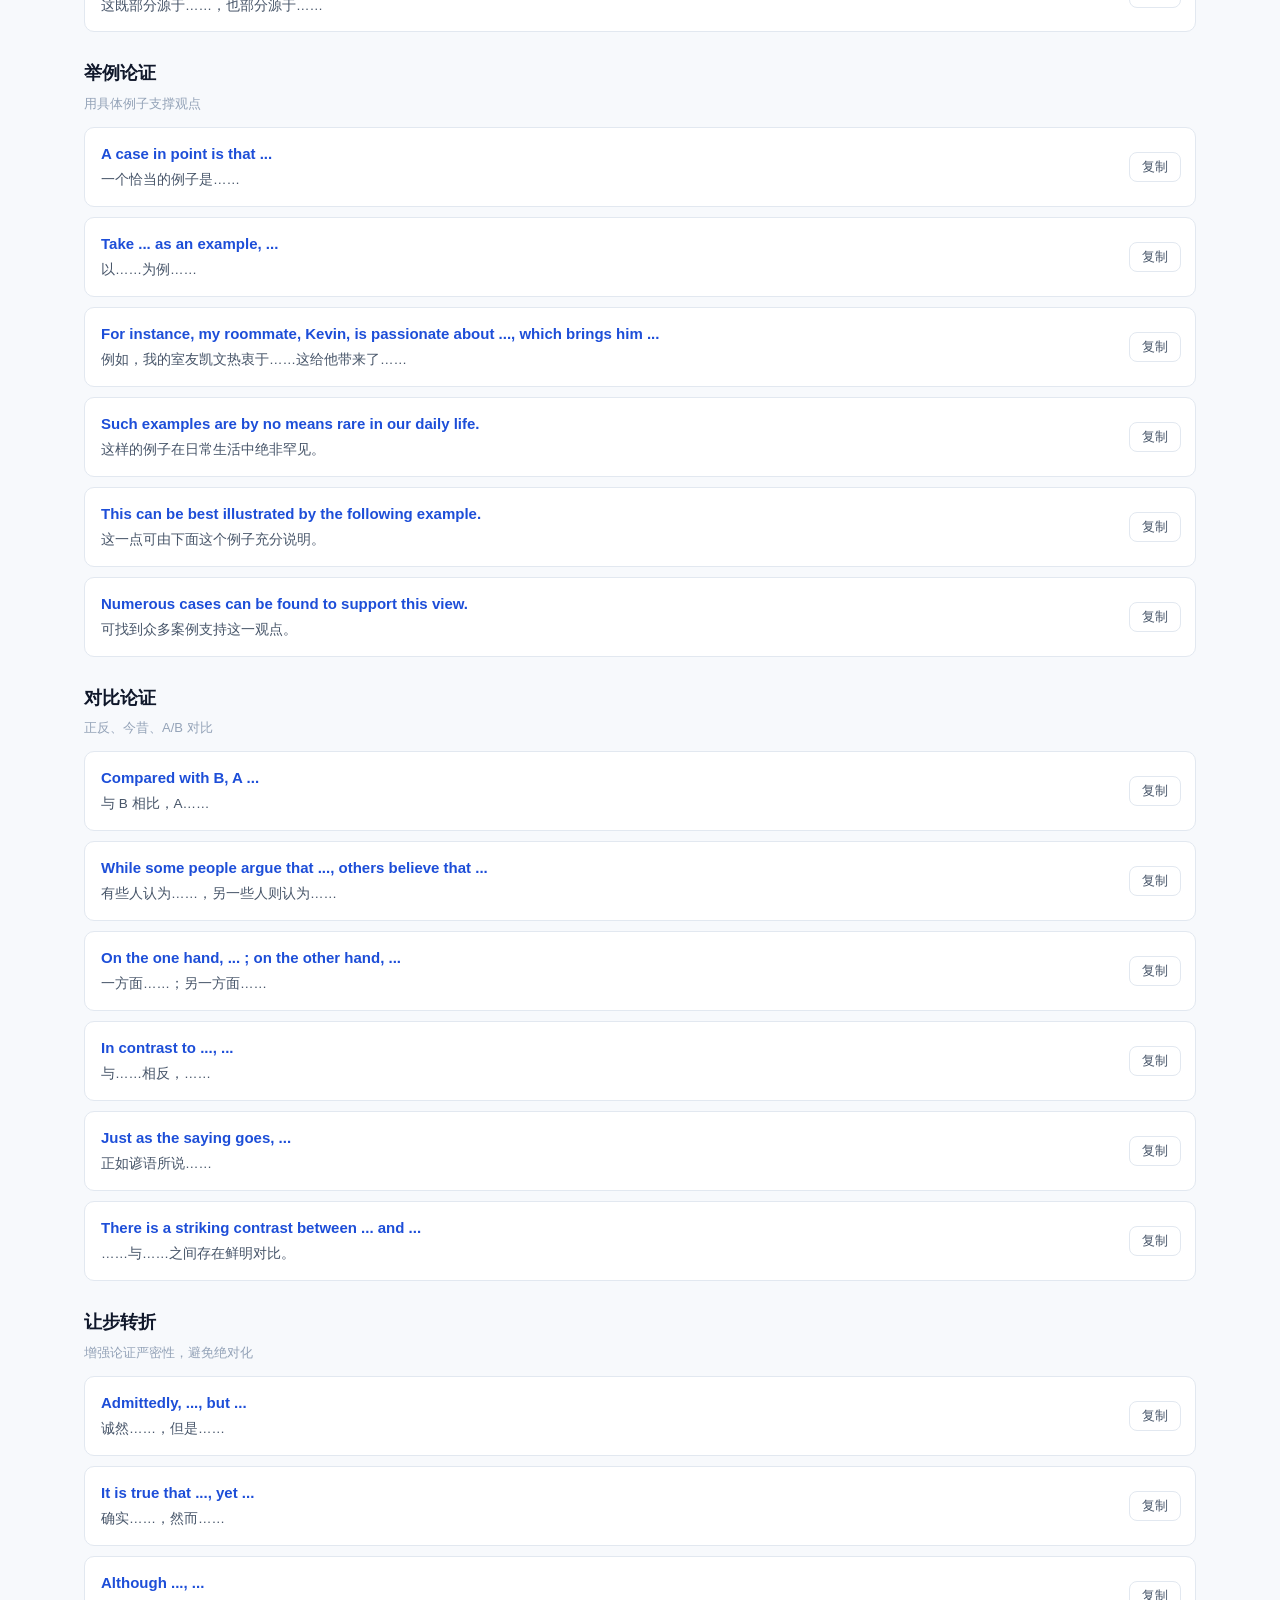
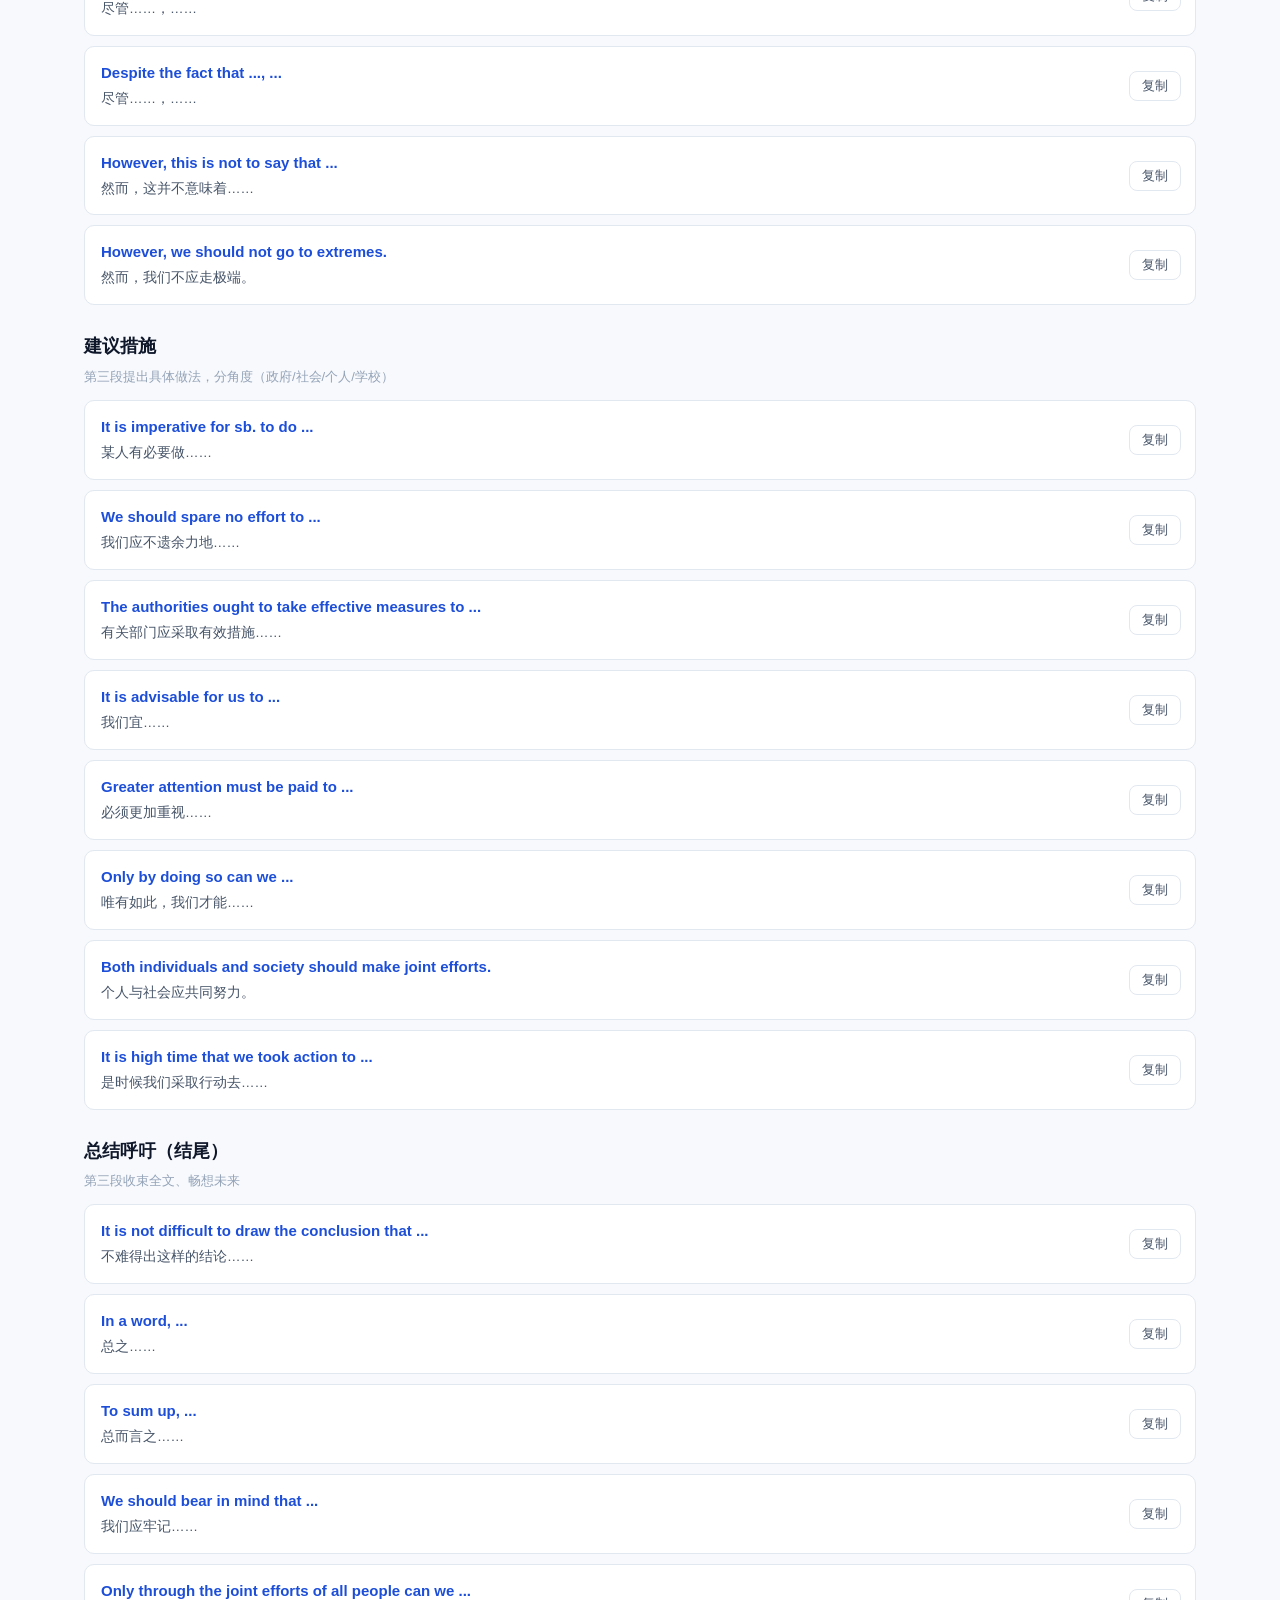
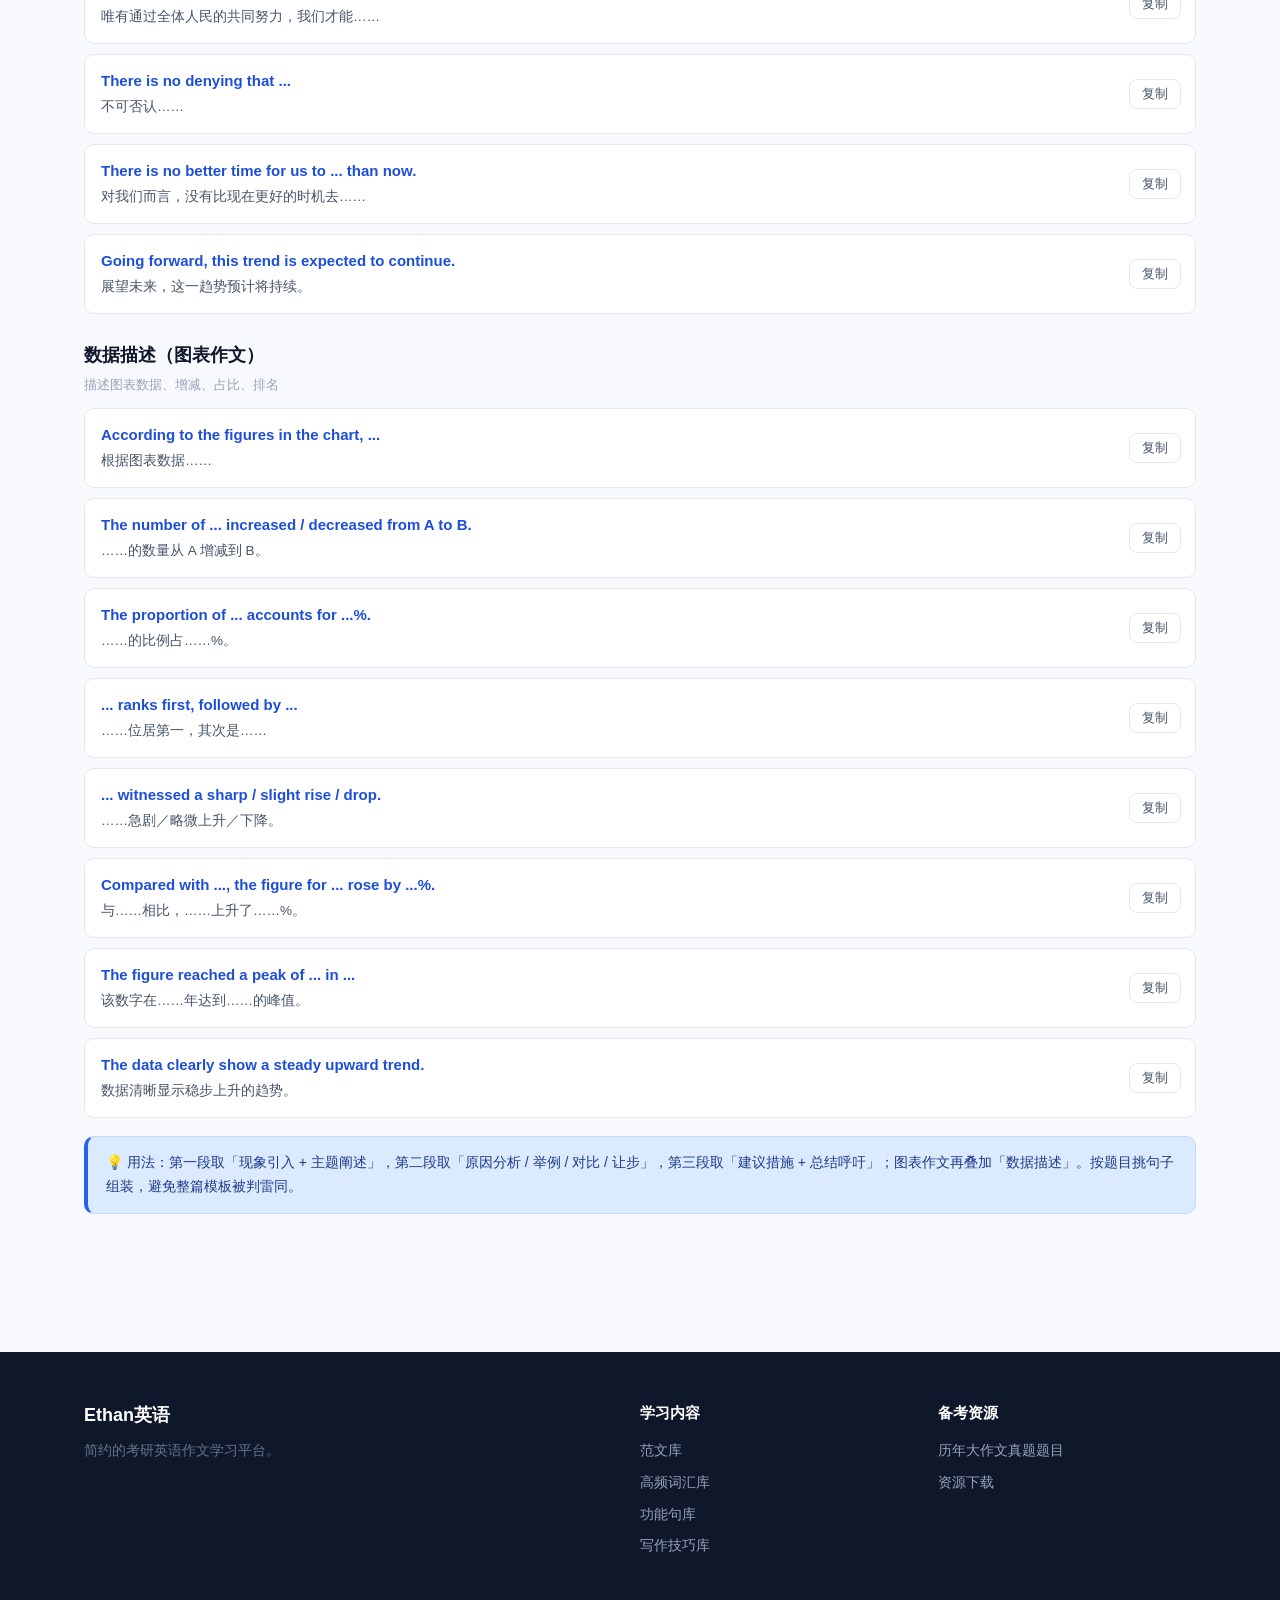
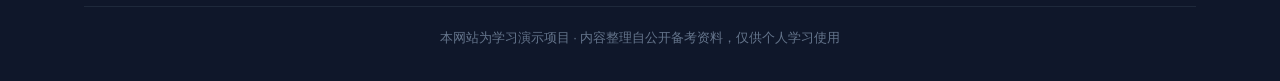
<file: juxing.html>
<!DOCTYPE html>
<html lang="zh-CN">
<head>
  <meta charset="UTF-8">
  <meta name="viewport" content="width=device-width, initial-scale=1.0">
  <title>功能句库 · Ethan英语</title>
  <meta name="description" content="考研英语作文功能句库：按现象引入、原因分析、举例、对比、建议、总结、数据描述等功能分类，考场自由组装。">
  <link rel="stylesheet" href="css/style.css">
  <link rel="manifest" href="manifest.json">
  <link rel="icon" type="image/png" sizes="192x192" href="icon-192.png">
  <link rel="apple-touch-icon" href="apple-touch-icon.png">
  <meta name="theme-color" content="#2563eb">
  <meta name="mobile-web-app-capable" content="yes">
  <meta name="apple-mobile-web-app-capable" content="yes">
  <meta name="apple-mobile-web-app-status-bar-style" content="black-translucent">
  <meta name="apple-mobile-web-app-title" content="Ethan">
</head>
<body>

  <nav class="nav">
    <div class="nav-inner">
      <a class="logo" href="index.html"><span class="mark">E</span><span>Ethan<b>英语</b></span></a>
      <button class="nav-toggle" aria-label="菜单">☰</button>
      <ul class="nav-links">
        <li><a href="index.html">首页</a></li>
        <li><a href="fanwen.html">范文库</a></li>
        <li><a href="cihui.html">词汇库</a></li>
        <li><a href="juxing.html">功能句库</a></li>
        <li><a href="jiqiao.html">写作技巧</a></li>
        <li><a href="pigai.html">作文批改</a></li>
        <li><a href="flash.html">背诵闪卡</a></li>
        <li><a href="ziyuan.html">资源下载</a></li>
      </ul>
    </div>
  </nav>

  <div class="container">
    <div class="crumb"><a href="index.html">首页</a> / 功能句库</div>
  </div>

  <section class="section" style="padding-top:24px">
    <div class="container">
      <div class="section-head">
        <h2>功能句库</h2>
        <p>按功能分类的"可组装句式"。面对 2027 写作"去模板化"，不背整篇模板，考场按题目现场组装。点击「复制」即可取用。</p>
      </div>

      <div class="search-box" style="margin-bottom:20px">
        <span class="s-icon">🔍</span>
        <input type="text" id="juxing-search" placeholder="搜索句式或中文，如 not only / 原因 / 占比">
      </div>

      <div class="filter-group" id="juxing-filters"></div>

      <div style="margin-bottom:12px;color:var(--text-muted);font-size:13px">共 <b id="juxing-count" style="color:var(--primary)">0</b> 个句式</div>

      <div id="juxing-list"></div>

      <div class="tip">💡 用法：第一段取「现象引入 + 主题阐述」，第二段取「原因分析 / 举例 / 对比 / 让步」，第三段取「建议措施 + 总结呼吁」；图表作文再叠加「数据描述」。按题目挑句子组装，避免整篇模板被判雷同。</div>
    </div>
  </section>

  <footer class="footer">
    <div class="container">
      <div>
        <div class="brand">Ethan英语</div>
        <p>简约的考研英语作文学习平台。</p>
      </div>
      <div>
        <h4>学习内容</h4>
        <a href="fanwen.html">范文库</a>
        <a href="cihui.html">高频词汇库</a>
        <a href="juxing.html">功能句库</a>
        <a href="jiqiao.html">写作技巧库</a>
      </div>
      <div>
        <h4>备考资源</h4>
        <a href="fanwen.html#zhenti">历年大作文真题题目</a>
        <a href="ziyuan.html">资源下载</a>
      </div>
      <div class="copyright">本网站为学习演示项目 · 内容整理自公开备考资料，仅供个人学习使用</div>
    </div>
  </footer>

  <script src="js/juxing-data.js"></script>
  <script src="js/main.js"></script>
</body>
</html>
</file>
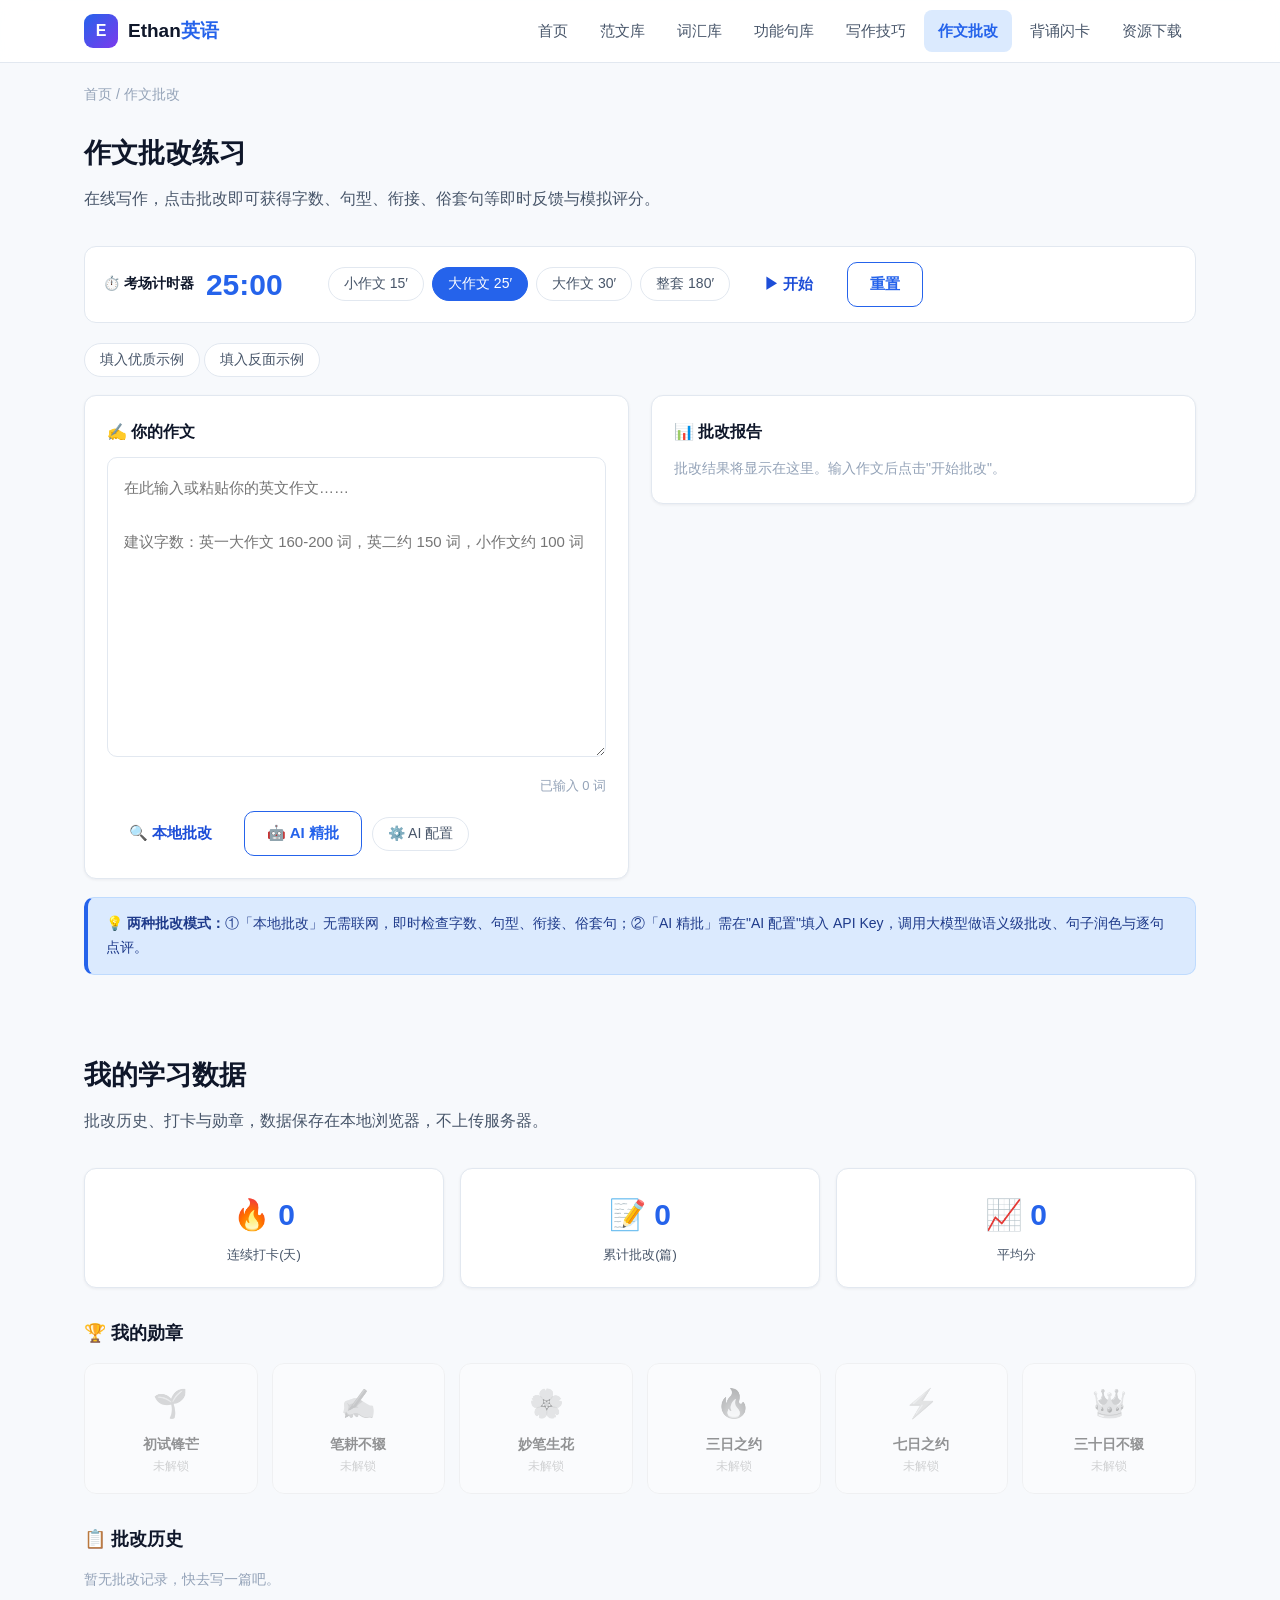
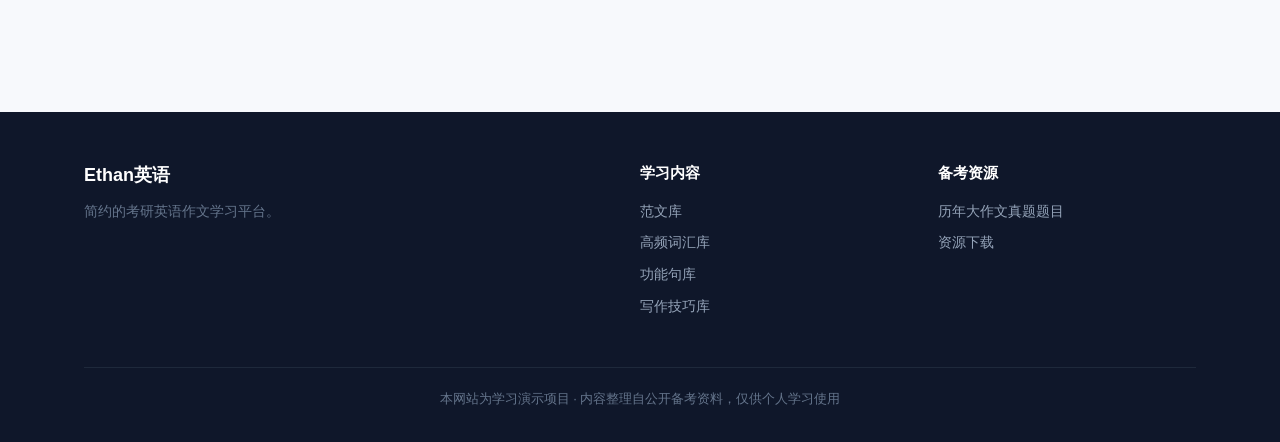
<file: pigai.html>
<!DOCTYPE html>
<html lang="zh-CN">
<head>
  <meta charset="UTF-8">
  <meta name="viewport" content="width=device-width, initial-scale=1.0">
  <title>作文批改 · Ethan英语</title>
  <link rel="stylesheet" href="css/style.css">
  <link rel="manifest" href="manifest.json">
  <link rel="icon" type="image/png" sizes="192x192" href="icon-192.png">
  <link rel="apple-touch-icon" href="apple-touch-icon.png">
  <meta name="theme-color" content="#2563eb">
  <meta name="mobile-web-app-capable" content="yes">
  <meta name="apple-mobile-web-app-capable" content="yes">
  <meta name="apple-mobile-web-app-status-bar-style" content="black-translucent">
  <meta name="apple-mobile-web-app-title" content="Ethan">
</head>
<body>

  <nav class="nav">
    <div class="nav-inner">
      <a class="logo" href="index.html"><span class="mark">E</span><span>Ethan<b>英语</b></span></a>
      <button class="nav-toggle" aria-label="菜单">☰</button>
      <ul class="nav-links">
        <li><a href="index.html">首页</a></li>
        <li><a href="fanwen.html">范文库</a></li>
        <li><a href="cihui.html">词汇库</a></li>
        <li><a href="juxing.html">功能句库</a></li>
        <li><a href="jiqiao.html">写作技巧</a></li>
        <li><a href="pigai.html">作文批改</a></li>
        <li><a href="flash.html">背诵闪卡</a></li>
        <li><a href="ziyuan.html">资源下载</a></li>
      </ul>
    </div>
  </nav>

  <div class="container">
    <div class="crumb"><a href="index.html">首页</a> / 作文批改</div>
  </div>

  <section class="section" style="padding-top:24px">
    <div class="container">
      <div class="section-head">
        <h2>作文批改练习</h2>
        <p>在线写作，点击批改即可获得字数、句型、衔接、俗套句等即时反馈与模拟评分。</p>
      </div>

      <div class="timer-bar">
        <span class="timer-label">⏱️ 考场计时器</span>
        <span id="timer-display" class="timer-display">25:00</span>
        <span class="timer-presets">
          <button class="chip" data-min="15">小作文 15′</button>
          <button class="chip active" data-min="25">大作文 25′</button>
          <button class="chip" data-min="30">大作文 30′</button>
          <button class="chip" data-min="180">整套 180′</button>
        </span>
        <button class="btn btn-primary" id="timer-start">▶ 开始</button>
        <button class="btn btn-outline" id="timer-reset">重置</button>
      </div>

      <div style="margin-bottom:18px">
        <button class="chip" data-sample="As is symbolically depicted in the figure above, a group of young people are working together to climb a steep mountain. The primary intention of the drawing seems to remind the whole society that cooperation is so indispensable that we can hardly imagine our life without it.

There exist plenty of causes accounting for my opinions in various aspects. For instance, my roommate, Kevin, is passionate about teamwork, which brings him remarkable progress. Not only does cooperation improve our efficiency, but it also enables us to overcome difficulties.

It is not difficult to draw the conclusion that enough attention must be turned to cooperation. It is imperative for the authorities to allocate more funds to promote it. Only through the joint efforts of all people can we effectively solve the problem and embrace a brighter future.">填入优质示例</button>
        <button class="chip" data-sample="As is shown above, many students are reading books. There are many reasons for this. It is very important for us to study hard. More and more people think reading is good. Every coin has two sides. In a word, we should read more books. Only in this way can we be successful.">填入反面示例</button>
      </div>

      <div class="practice-area">
        <div class="panel">
          <h3>✍️ 你的作文</h3>
          <textarea id="essay-input" placeholder="在此输入或粘贴你的英文作文……&#10;&#10;建议字数：英一大作文 160-200 词，英二约 150 词，小作文约 100 词"></textarea>
          <div class="word-count" id="word-count">已输入 0 词</div>

          <div id="ai-config-panel" style="display:none;margin-top:14px;background:#f8fafc;border:1px solid var(--border);border-radius:10px;padding:16px">
            <p style="font-weight:700;margin-bottom:10px">⚙️ AI 批改配置（Key 仅保存在本地浏览器）</p>
            <label style="font-size:13px;color:var(--text-secondary);display:block;margin-bottom:4px">服务商</label>
            <select id="ai-provider" style="width:100%;padding:9px 12px;border:1px solid var(--border);border-radius:8px;margin-bottom:10px;font-size:14px;background:#fff">
              <option value="deepseek">DeepSeek（推荐）</option>
              <option value="openai">OpenAI</option>
              <option value="custom">自定义（其他 OpenAI 兼容接口）</option>
            </select>
            <label style="font-size:13px;color:var(--text-secondary);display:block;margin-bottom:4px">API Key</label>
            <input type="password" id="ai-key" placeholder="sk-..." style="width:100%;padding:9px 12px;border:1px solid var(--border);border-radius:8px;margin-bottom:10px;font-size:14px;background:#fff">
            <div style="display:grid;grid-template-columns:1fr 1fr;gap:10px">
              <div>
                <label style="font-size:13px;color:var(--text-secondary);display:block;margin-bottom:4px">模型名</label>
                <input type="text" id="ai-model" placeholder="deepseek-chat" style="width:100%;padding:9px 12px;border:1px solid var(--border);border-radius:8px;font-size:14px;background:#fff">
              </div>
              <div>
                <label style="font-size:13px;color:var(--text-secondary);display:block;margin-bottom:4px">接口地址 Base URL</label>
                <input type="text" id="ai-base" placeholder="https://api.deepseek.com" style="width:100%;padding:9px 12px;border:1px solid var(--border);border-radius:8px;font-size:14px;background:#fff">
              </div>
            </div>
            <button class="btn btn-outline" id="ai-save-btn" style="margin-top:12px">保存配置</button>
            <p style="font-size:12px;color:var(--text-muted);margin-top:10px">⚠️ Key 保存在本地浏览器 localStorage，仅供个人自用。若担心泄露，请使用附带的 server.js 后端代理，并将 Base URL 填为 http://localhost:3000。</p>
          </div>

          <div style="margin-top:14px;display:flex;gap:10px;flex-wrap:wrap;align-items:center">
            <button class="btn btn-primary" id="grade-btn">🔍 本地批改</button>
            <button class="btn btn-outline" id="ai-grade-btn">🤖 AI 精批</button>
            <button class="chip" id="ai-config-toggle" type="button">⚙️ AI 配置</button>
          </div>
        </div>

        <div class="panel">
          <h3>📊 批改报告</h3>
          <div id="grade-result">
            <p style="color:var(--text-muted);font-size:14px">批改结果将显示在这里。输入作文后点击"开始批改"。</p>
          </div>
        </div>
      </div>

      <div class="tip">💡 <b>两种批改模式：</b>①「本地批改」无需联网，即时检查字数、句型、衔接、俗套句；②「AI 精批」需在"AI 配置"填入 API Key，调用大模型做语义级批改、句子润色与逐句点评。</div>
    </div>
  </section>

  <!-- 我的学习数据 -->
  <section class="section" style="padding-top:0">
    <div class="container">
      <div class="section-head">
        <h2>我的学习数据</h2>
        <p>批改历史、打卡与勋章，数据保存在本地浏览器，不上传服务器。</p>
      </div>
      <div class="stats-row" id="stats-box"></div>
      <h3 style="margin:30px 0 14px;font-size:18px">🏆 我的勋章</h3>
      <div class="badges-grid" id="badges-box"></div>
      <h3 style="margin:30px 0 14px;font-size:18px">📋 批改历史</h3>
      <div id="history-list"></div>
    </div>
  </section>

  <footer class="footer">
    <div class="container">
      <div>
        <div class="brand">Ethan英语</div>
        <p>简约的考研英语作文学习平台。</p>
      </div>
      <div>
        <h4>学习内容</h4>
        <a href="fanwen.html">范文库</a>
        <a href="cihui.html">高频词汇库</a>
        <a href="juxing.html">功能句库</a>
        <a href="jiqiao.html">写作技巧库</a>
      </div>
      <div>
        <h4>备考资源</h4>
        <a href="fanwen.html#zhenti">历年大作文真题题目</a>
        <a href="ziyuan.html">资源下载</a>
      </div>
      <div class="copyright">本网站为学习演示项目 · 内容整理自公开备考资料，仅供个人学习使用</div>
    </div>
  </footer>

  <script src="js/data.js"></script>
  <script src="js/main.js"></script>
</body>
</html>
</file>
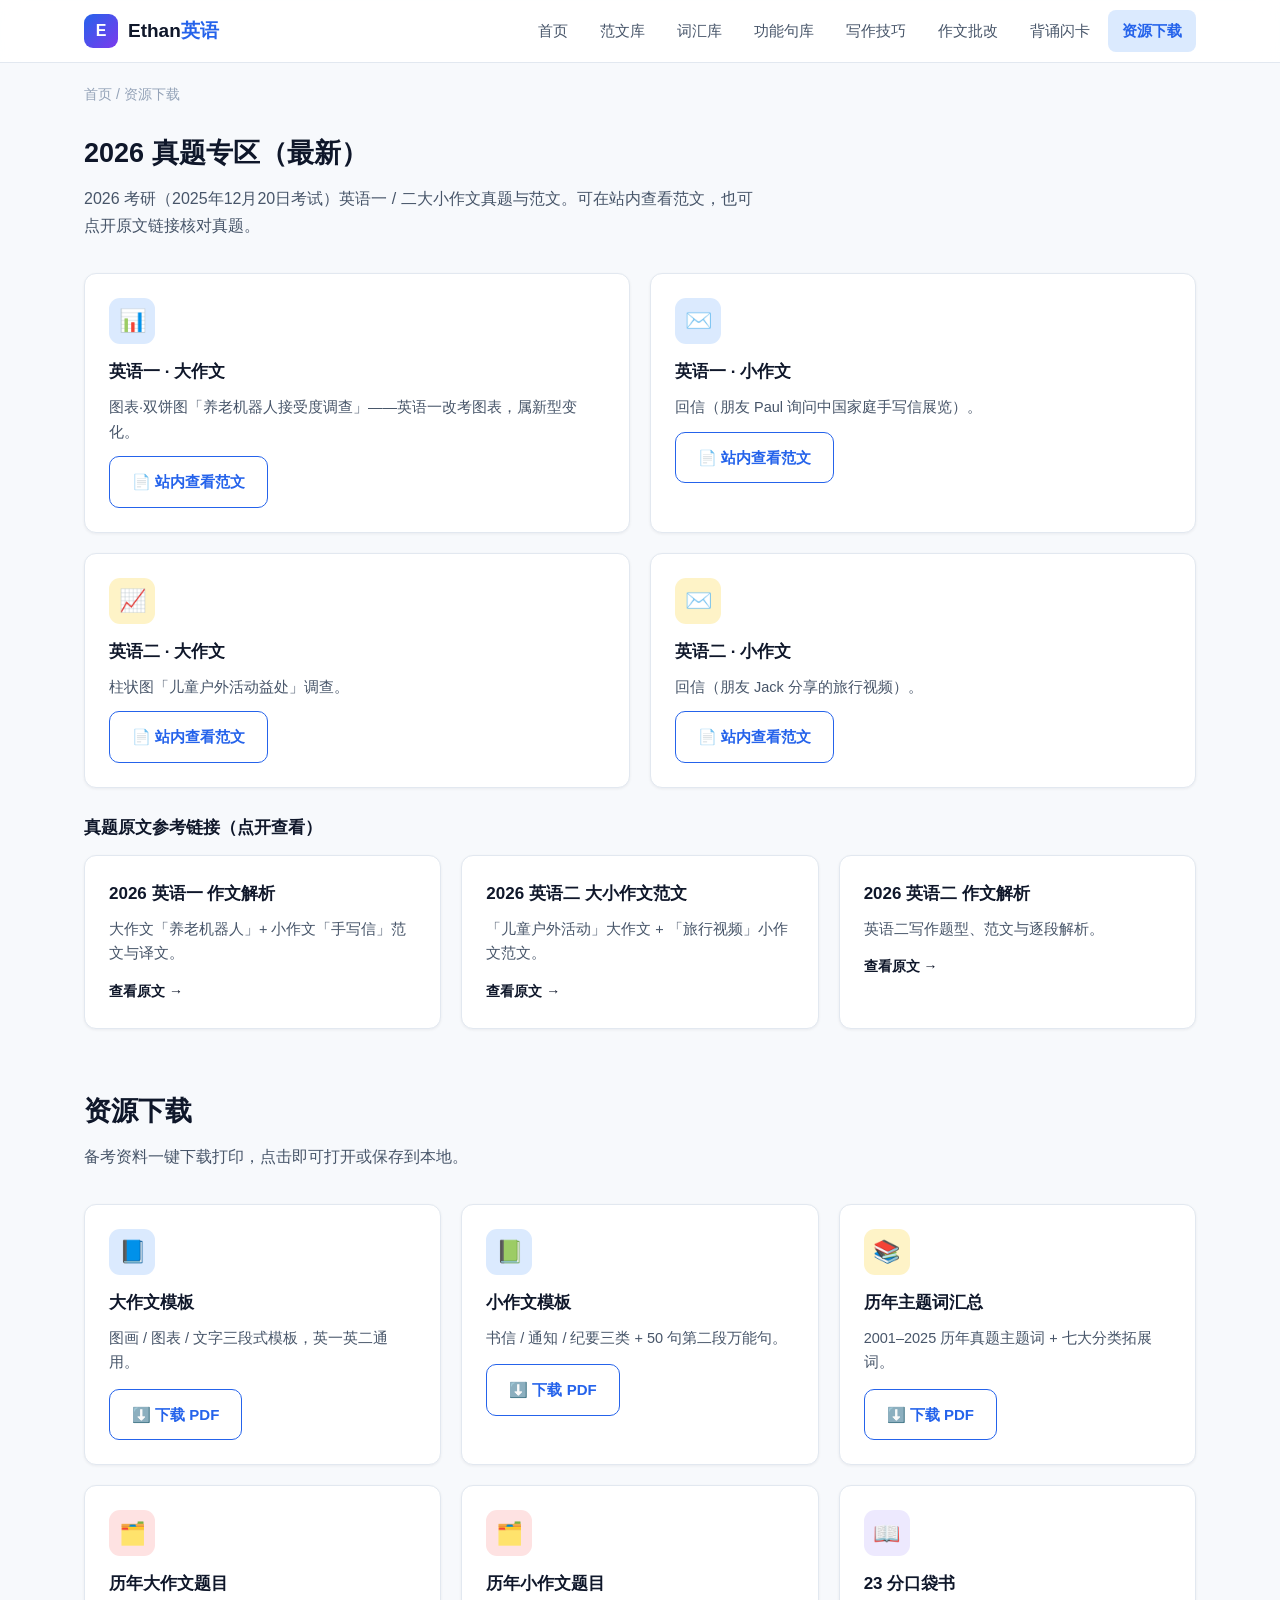
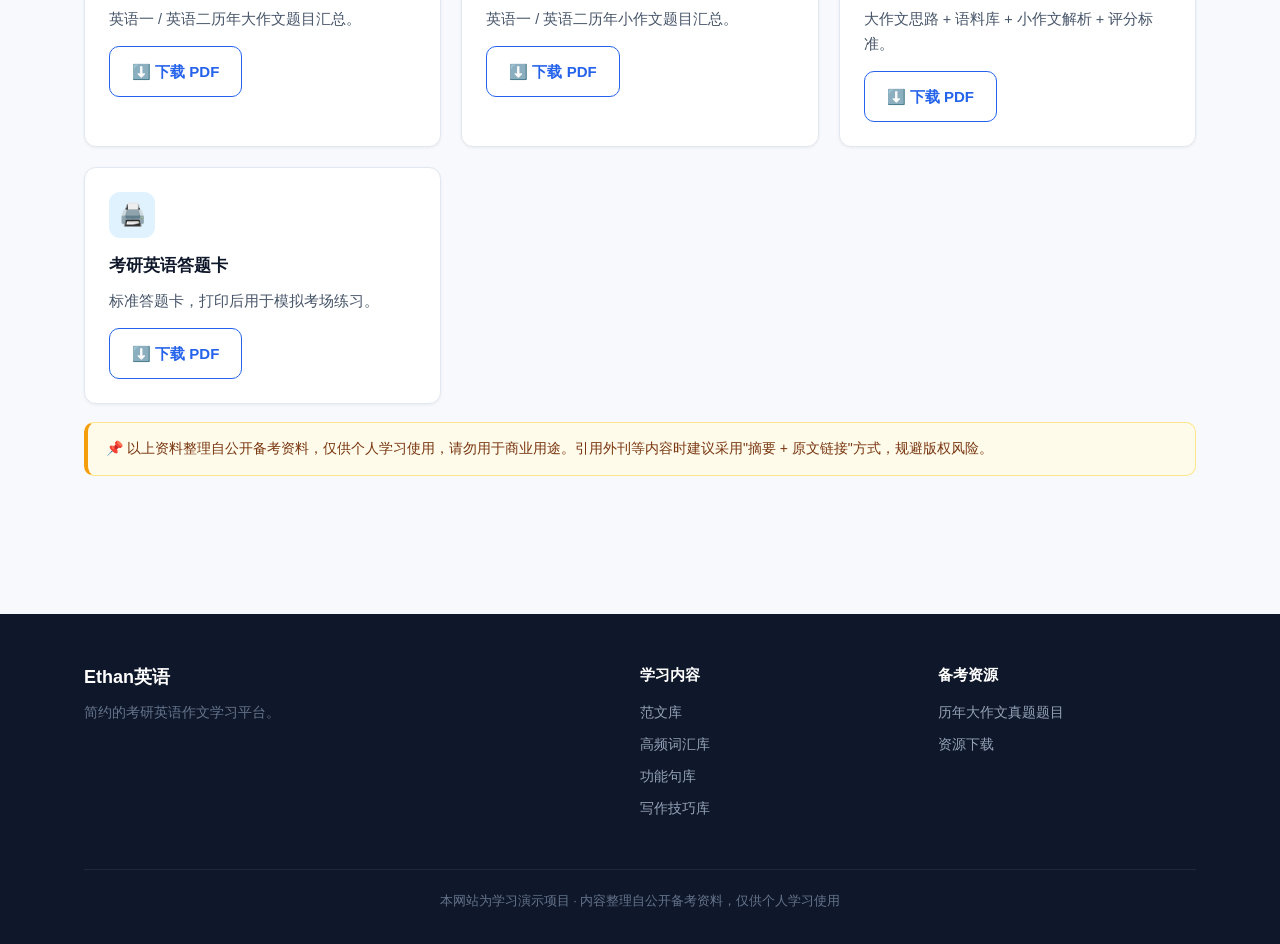
<file: ziyuan.html>
<!DOCTYPE html>
<html lang="zh-CN">
<head>
  <meta charset="UTF-8">
  <meta name="viewport" content="width=device-width, initial-scale=1.0">
  <title>资源下载 · Ethan英语</title>
  <link rel="stylesheet" href="css/style.css">
  <link rel="manifest" href="manifest.json">
  <link rel="icon" type="image/png" sizes="192x192" href="icon-192.png">
  <link rel="apple-touch-icon" href="apple-touch-icon.png">
  <meta name="theme-color" content="#2563eb">
  <meta name="mobile-web-app-capable" content="yes">
  <meta name="apple-mobile-web-app-capable" content="yes">
  <meta name="apple-mobile-web-app-status-bar-style" content="black-translucent">
  <meta name="apple-mobile-web-app-title" content="Ethan">
</head>
<body>

  <nav class="nav">
    <div class="nav-inner">
      <a class="logo" href="index.html"><span class="mark">E</span><span>Ethan<b>英语</b></span></a>
      <button class="nav-toggle" aria-label="菜单">☰</button>
      <ul class="nav-links">
        <li><a href="index.html">首页</a></li>
        <li><a href="fanwen.html">范文库</a></li>
        <li><a href="cihui.html">词汇库</a></li>
        <li><a href="juxing.html">功能句库</a></li>
        <li><a href="jiqiao.html">写作技巧</a></li>
        <li><a href="pigai.html">作文批改</a></li>
        <li><a href="flash.html">背诵闪卡</a></li>
        <li><a href="ziyuan.html">资源下载</a></li>
      </ul>
    </div>
  </nav>

  <div class="container">
    <div class="crumb"><a href="index.html">首页</a> / 资源下载</div>
  </div>

  <!-- 2026 真题专区 -->
  <section class="section" style="padding-top:24px">
    <div class="container">
      <div class="section-head">
        <h2>2026 真题专区（最新）</h2>
        <p>2026 考研（2025年12月20日考试）英语一 / 二大小作文真题与范文。可在站内查看范文，也可点开原文链接核对真题。</p>
      </div>
      <div class="grid grid-2">
        <div class="card">
          <div class="icon" style="background:#dbeafe">📊</div>
          <h3>英语一 · 大作文</h3>
          <p>图表·双饼图「养老机器人接受度调查」——英语一改考图表，属新型变化。</p>
          <a class="btn btn-outline" href="fanwen.html#dazuowen" style="margin-top:12px">📄 站内查看范文</a>
        </div>
        <div class="card">
          <div class="icon" style="background:#dbeafe">✉️</div>
          <h3>英语一 · 小作文</h3>
          <p>回信（朋友 Paul 询问中国家庭手写信展览）。</p>
          <a class="btn btn-outline" href="fanwen.html#xiaozuowen" style="margin-top:12px">📄 站内查看范文</a>
        </div>
        <div class="card">
          <div class="icon" style="background:#fef3c7">📈</div>
          <h3>英语二 · 大作文</h3>
          <p>柱状图「儿童户外活动益处」调查。</p>
          <a class="btn btn-outline" href="fanwen.html#dazuowen" style="margin-top:12px">📄 站内查看范文</a>
        </div>
        <div class="card">
          <div class="icon" style="background:#fef3c7">✉️</div>
          <h3>英语二 · 小作文</h3>
          <p>回信（朋友 Jack 分享的旅行视频）。</p>
          <a class="btn btn-outline" href="fanwen.html#xiaozuowen" style="margin-top:12px">📄 站内查看范文</a>
        </div>
      </div>
      <h3 style="margin:26px 0 12px;font-size:17px">真题原文参考链接（点开查看）</h3>
      <div class="grid grid-3">
        <a class="card" href="https://www.sohu.com/a/968213401_121118946" target="_blank" rel="noopener" style="color:inherit">
          <h3>2026 英语一 作文解析</h3>
          <p>大作文「养老机器人」+ 小作文「手写信」范文与译文。</p>
          <div class="link">查看原文 →</div>
        </a>
        <a class="card" href="https://kaoyan.koolearn.com/20251220/1915326.html" target="_blank" rel="noopener" style="color:inherit">
          <h3>2026 英语二 大小作文范文</h3>
          <p>「儿童户外活动」大作文 + 「旅行视频」小作文范文。</p>
          <div class="link">查看原文 →</div>
        </a>
        <a class="card" href="https://www.sohu.com/a/968393289_121118946" target="_blank" rel="noopener" style="color:inherit">
          <h3>2026 英语二 作文解析</h3>
          <p>英语二写作题型、范文与逐段解析。</p>
          <div class="link">查看原文 →</div>
        </a>
      </div>
    </div>
  </section>

  <section class="section" style="padding-top:0">
    <div class="container">
      <div class="section-head">
        <h2>资源下载</h2>
        <p>备考资料一键下载打印，点击即可打开或保存到本地。</p>
      </div>

      <div class="grid grid-3">
        <div class="card">
          <div class="icon" style="background:#dbeafe">📘</div>
          <h3>大作文模板</h3>
          <p>图画 / 图表 / 文字三段式模板，英一英二通用。</p>
          <a class="btn btn-outline" href="assets/大作文模板.pdf" download style="margin-top:14px">⬇️ 下载 PDF</a>
        </div>
        <div class="card">
          <div class="icon" style="background:#dbeafe">📗</div>
          <h3>小作文模板</h3>
          <p>书信 / 通知 / 纪要三类 + 50 句第二段万能句。</p>
          <a class="btn btn-outline" href="assets/小作文模板.pdf" download style="margin-top:14px">⬇️ 下载 PDF</a>
        </div>
        <div class="card">
          <div class="icon" style="background:#fef3c7">📚</div>
          <h3>历年主题词汇总</h3>
          <p>2001–2025 历年真题主题词 + 七大分类拓展词。</p>
          <a class="btn btn-outline" href="assets/历年主题词汇总.pdf" download style="margin-top:14px">⬇️ 下载 PDF</a>
        </div>
        <div class="card">
          <div class="icon" style="background:#fee2e2">🗂️</div>
          <h3>历年大作文题目</h3>
          <p>英语一 / 英语二历年大作文题目汇总。</p>
          <a class="btn btn-outline" href="assets/历年大作文题目.pdf" download style="margin-top:14px">⬇️ 下载 PDF</a>
        </div>
        <div class="card">
          <div class="icon" style="background:#fee2e2">🗂️</div>
          <h3>历年小作文题目</h3>
          <p>英语一 / 英语二历年小作文题目汇总。</p>
          <a class="btn btn-outline" href="assets/历年小作文题目.pdf" download style="margin-top:14px">⬇️ 下载 PDF</a>
        </div>
        <div class="card">
          <div class="icon" style="background:#ede9fe">📖</div>
          <h3>23 分口袋书</h3>
          <p>大作文思路 + 语料库 + 小作文解析 + 评分标准。</p>
          <a class="btn btn-outline" href="assets/23分口袋书.pdf" download style="margin-top:14px">⬇️ 下载 PDF</a>
        </div>
        <div class="card">
          <div class="icon" style="background:#e0f2fe">🖨️</div>
          <h3>考研英语答题卡</h3>
          <p>标准答题卡，打印后用于模拟考场练习。</p>
          <a class="btn btn-outline" href="assets/答题卡.pdf" download style="margin-top:14px">⬇️ 下载 PDF</a>
        </div>
      </div>

      <div class="notice">📌 以上资料整理自公开备考资料，仅供个人学习使用，请勿用于商业用途。引用外刊等内容时建议采用"摘要 + 原文链接"方式，规避版权风险。</div>
    </div>
  </section>

  <footer class="footer">
    <div class="container">
      <div>
        <div class="brand">Ethan英语</div>
        <p>简约的考研英语作文学习平台。</p>
      </div>
      <div>
        <h4>学习内容</h4>
        <a href="fanwen.html">范文库</a>
        <a href="cihui.html">高频词汇库</a>
        <a href="juxing.html">功能句库</a>
        <a href="jiqiao.html">写作技巧库</a>
      </div>
      <div>
        <h4>备考资源</h4>
        <a href="fanwen.html#zhenti">历年大作文真题题目</a>
        <a href="ziyuan.html">资源下载</a>
      </div>
      <div class="copyright">本网站为学习演示项目 · 内容整理自公开备考资料，仅供个人学习使用</div>
    </div>
  </footer>

  <script src="js/data.js"></script>
  <script src="js/main.js"></script>
</body>
</html>
</file>
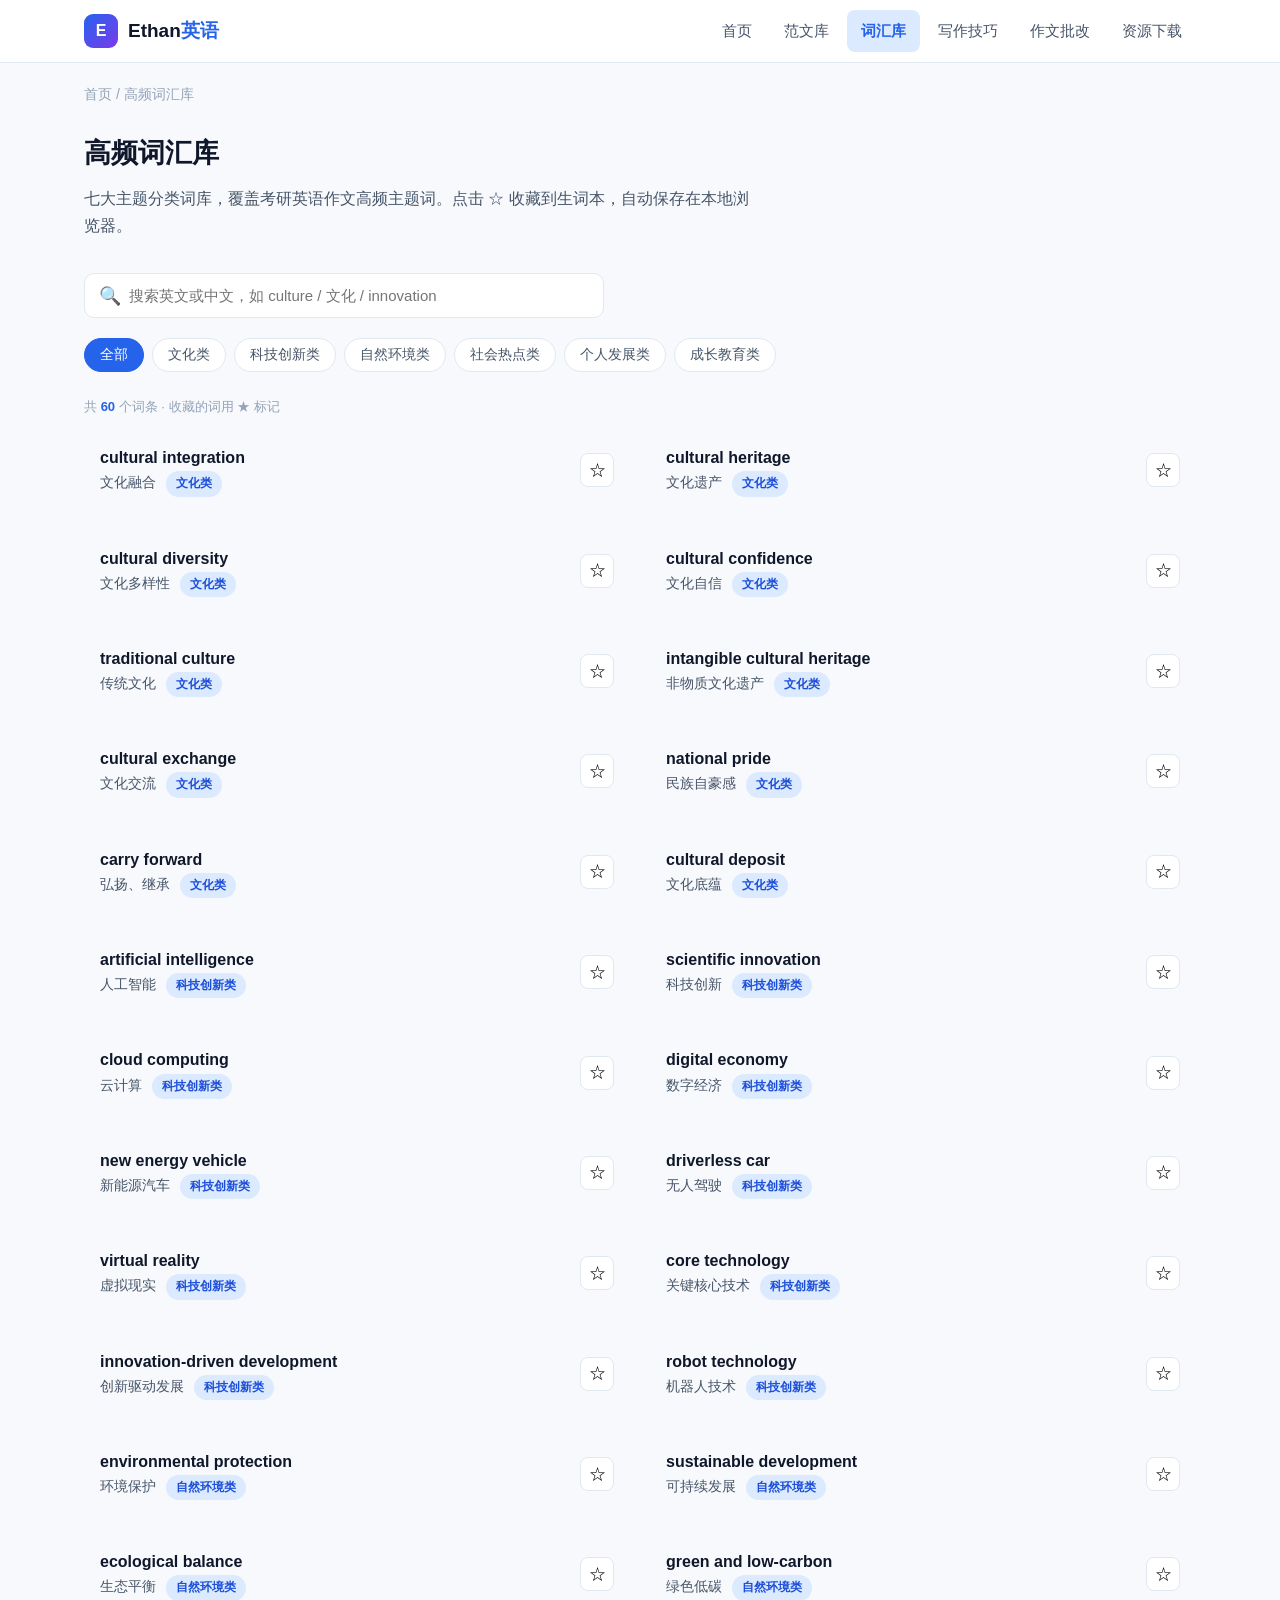
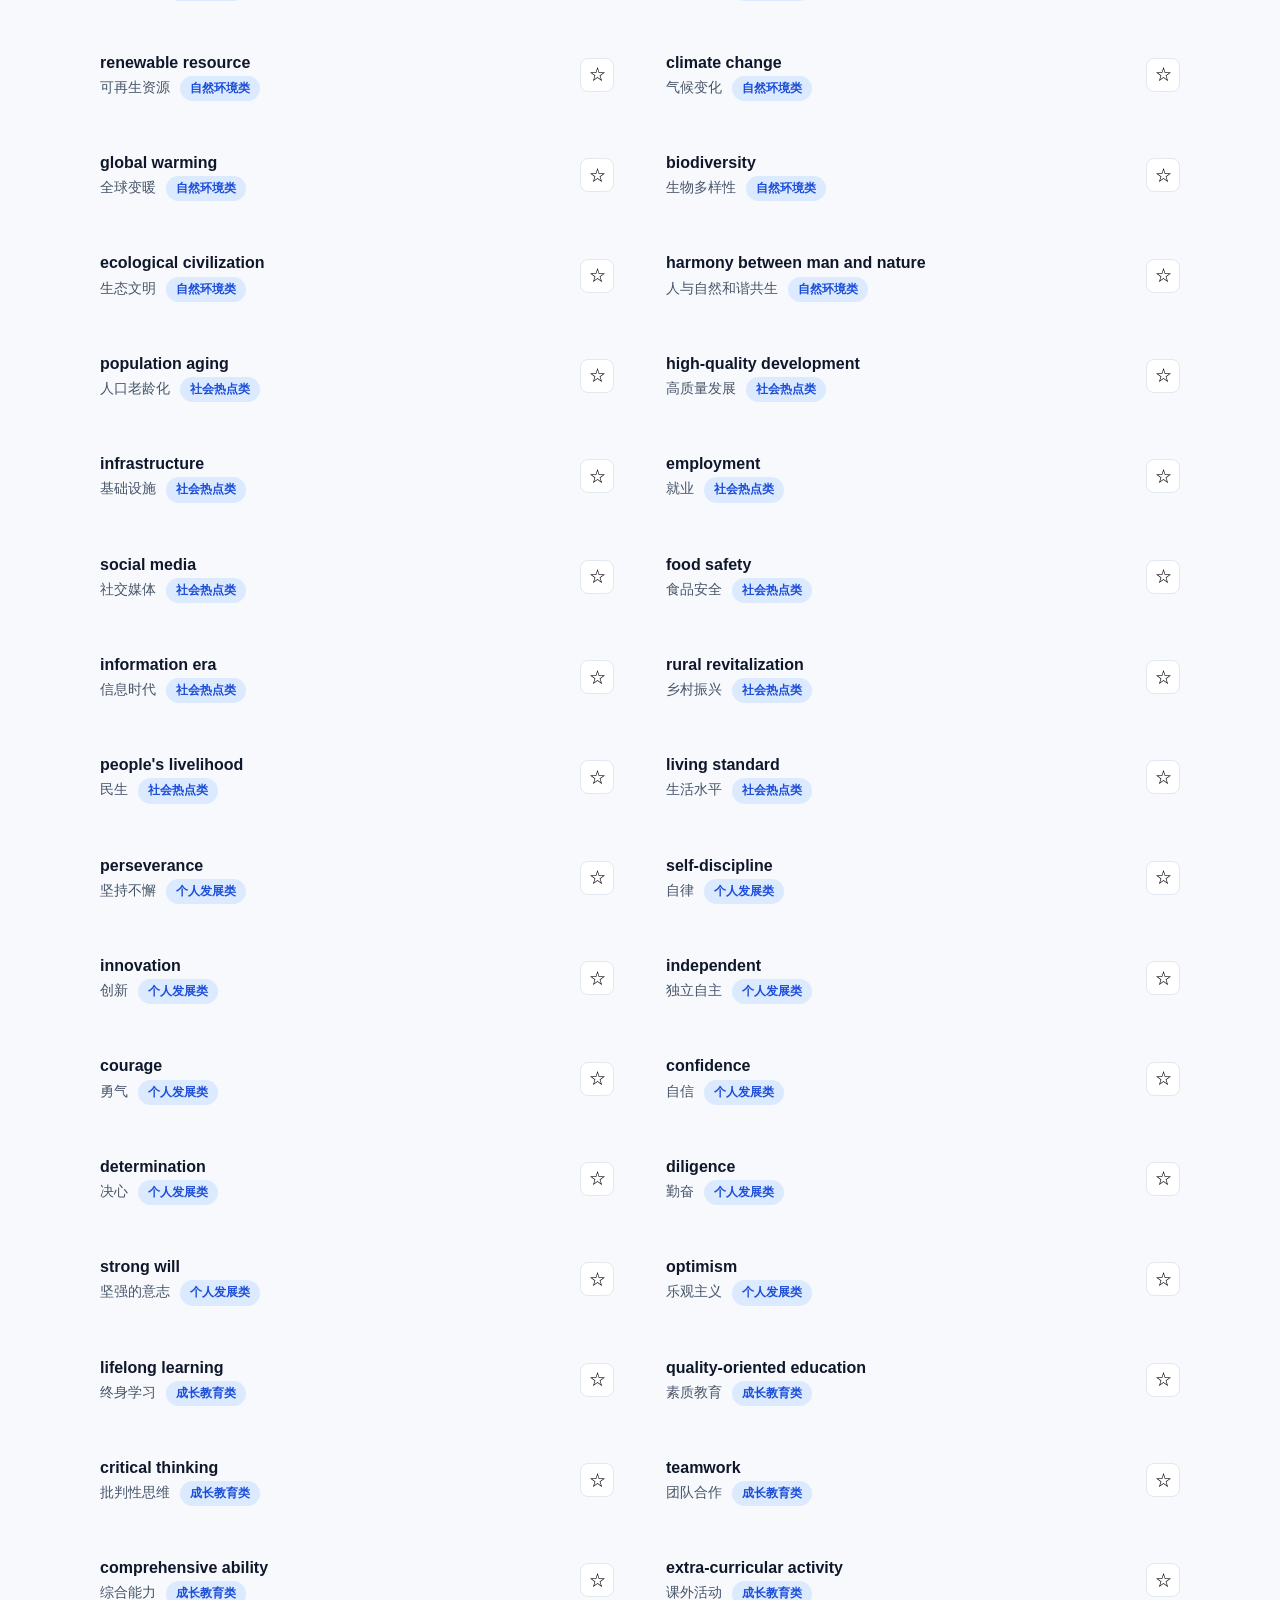
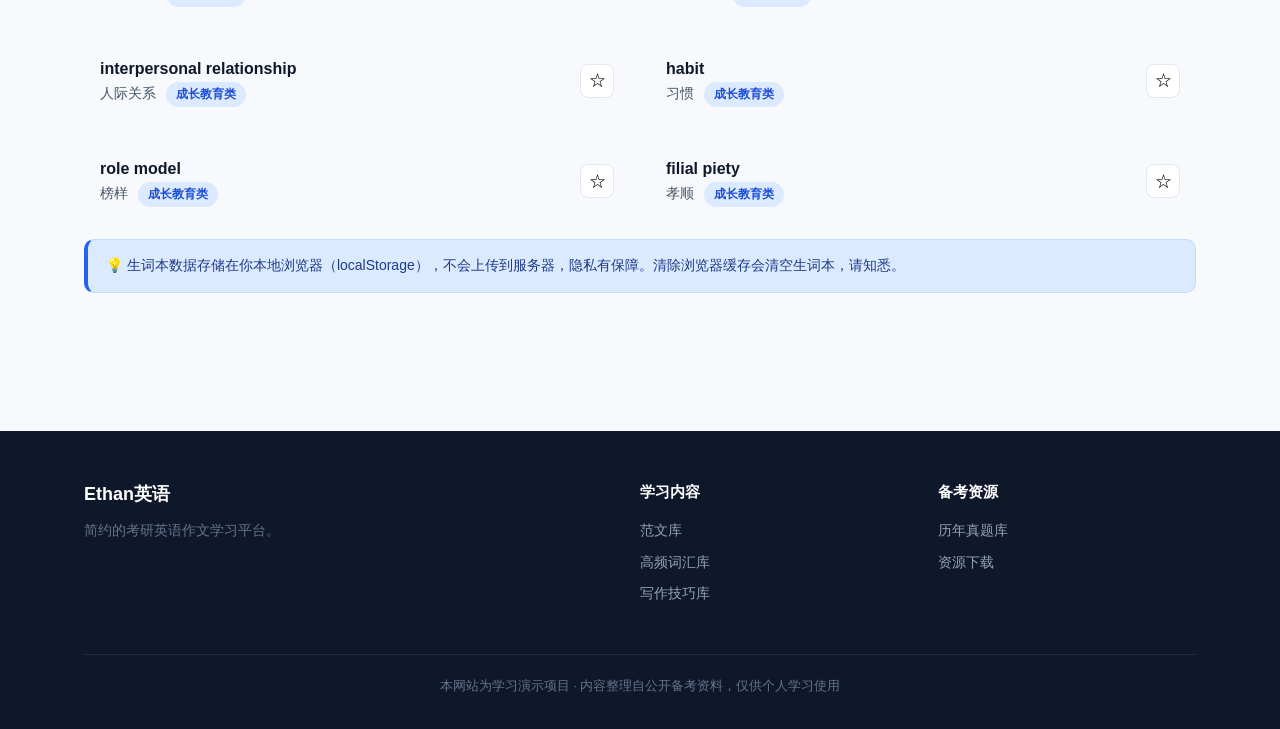
<file: kaoyan-site/cihui.html>
<!DOCTYPE html>
<html lang="zh-CN">
<head>
  <meta charset="UTF-8">
  <meta name="viewport" content="width=device-width, initial-scale=1.0">
  <title>高频词汇库 · Ethan英语</title>
  <link rel="stylesheet" href="css/style.css">
  <link rel="manifest" href="manifest.json">
  <link rel="icon" type="image/png" sizes="192x192" href="icon-192.png">
  <link rel="apple-touch-icon" href="apple-touch-icon.png">
  <meta name="theme-color" content="#2563eb">
  <meta name="mobile-web-app-capable" content="yes">
  <meta name="apple-mobile-web-app-capable" content="yes">
  <meta name="apple-mobile-web-app-status-bar-style" content="black-translucent">
  <meta name="apple-mobile-web-app-title" content="Ethan">
</head>
<body>

  <nav class="nav">
    <div class="nav-inner">
      <a class="logo" href="index.html"><span class="mark">E</span><span>Ethan<b>英语</b></span></a>
      <button class="nav-toggle" aria-label="菜单">☰</button>
      <ul class="nav-links">
        <li><a href="index.html">首页</a></li>
        <li><a href="fanwen.html">范文库</a></li>
        <li><a href="cihui.html">词汇库</a></li>
        <li><a href="jiqiao.html">写作技巧</a></li>
        <li><a href="pigai.html">作文批改</a></li>
        <li><a href="ziyuan.html">资源下载</a></li>
      </ul>
    </div>
  </nav>

  <div class="container">
    <div class="crumb"><a href="index.html">首页</a> / 高频词汇库</div>
  </div>

  <section class="section" style="padding-top:24px">
    <div class="container">
      <div class="section-head">
        <h2>高频词汇库</h2>
        <p>七大主题分类词库，覆盖考研英语作文高频主题词。点击 ☆ 收藏到生词本，自动保存在本地浏览器。</p>
      </div>

      <div class="search-box" style="margin-bottom:20px">
        <span class="s-icon">🔍</span>
        <input type="text" id="vocab-search" placeholder="搜索英文或中文，如 culture / 文化 / innovation">
      </div>

      <div class="filter-group" id="vocab-filters"></div>

      <div style="margin-bottom:12px;color:var(--text-muted);font-size:13px">共 <b id="vocab-count" style="color:var(--primary)">0</b> 个词条 · 收藏的词用 ★ 标记</div>

      <div class="grid grid-2" id="vocab-list"></div>

      <div class="tip">💡 生词本数据存储在你本地浏览器（localStorage），不会上传到服务器，隐私有保障。清除浏览器缓存会清空生词本，请知悉。</div>
    </div>
  </section>

  <footer class="footer">
    <div class="container">
      <div>
        <div class="brand">Ethan英语</div>
        <p>简约的考研英语作文学习平台。</p>
      </div>
      <div>
        <h4>学习内容</h4>
        <a href="fanwen.html">范文库</a>
        <a href="cihui.html">高频词汇库</a>
        <a href="jiqiao.html">写作技巧库</a>
      </div>
      <div>
        <h4>备考资源</h4>
        <a href="fanwen.html#zhenti">历年真题库</a>
        <a href="ziyuan.html">资源下载</a>
      </div>
      <div class="copyright">本网站为学习演示项目 · 内容整理自公开备考资料，仅供个人学习使用</div>
    </div>
  </footer>

  <script src="js/data.js"></script>
  <script src="js/main.js"></script>
</body>
</html>
</file>
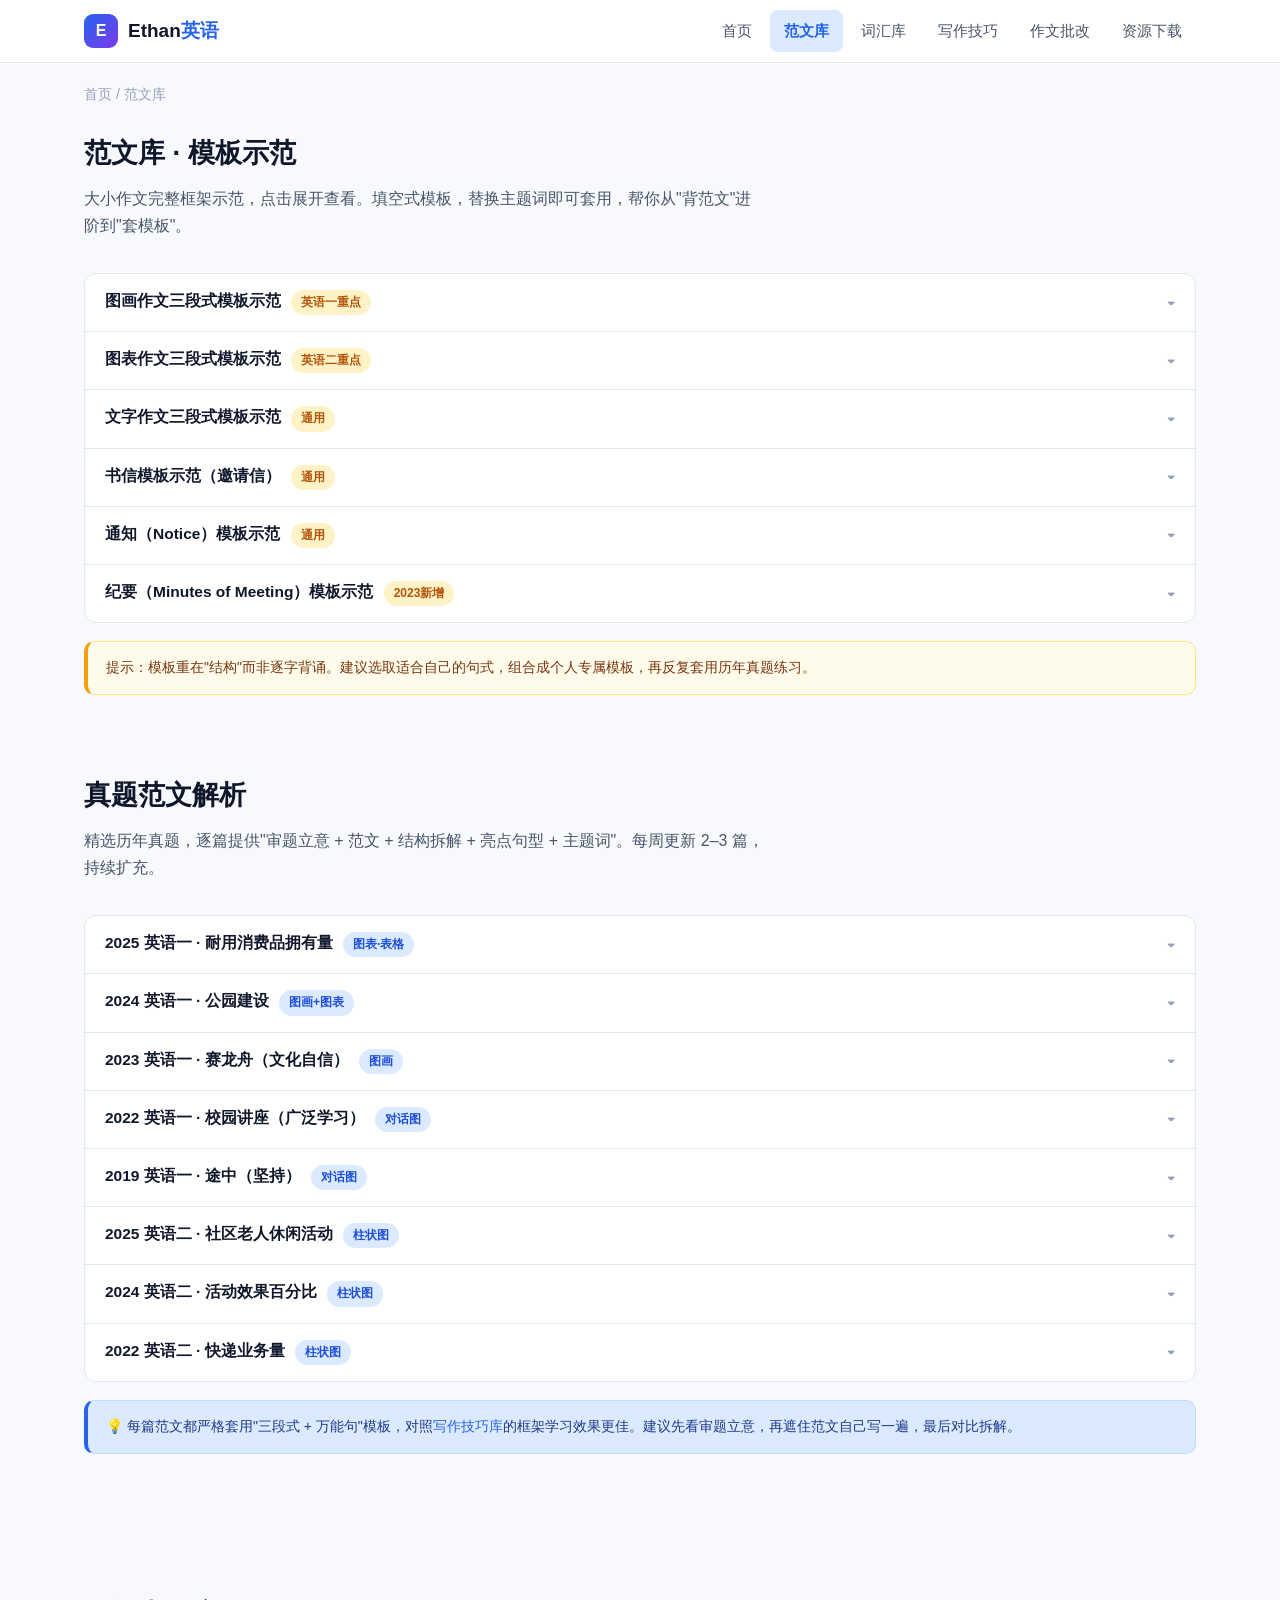
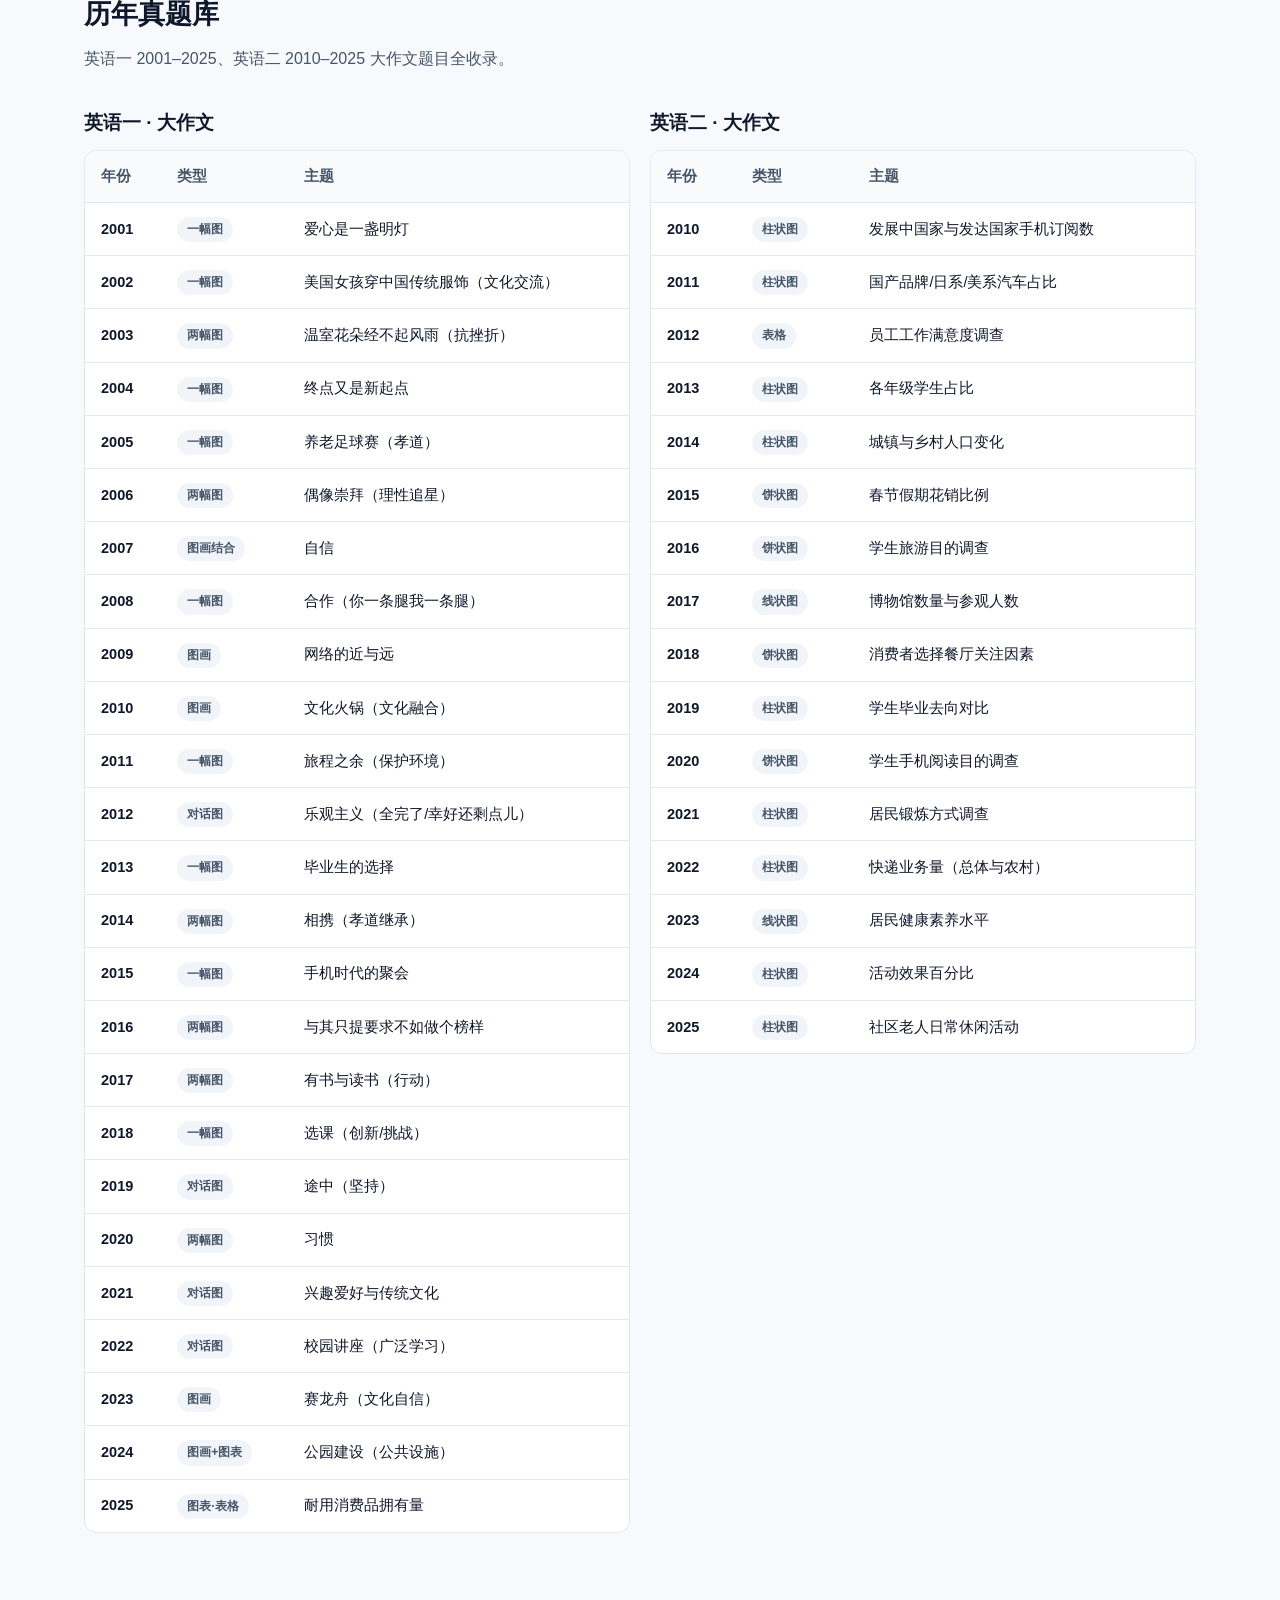
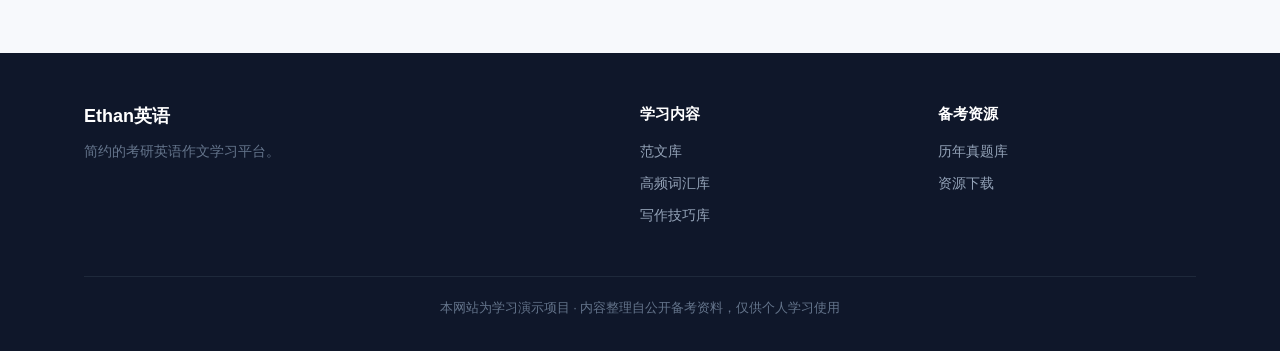
<file: kaoyan-site/fanwen.html>
<!DOCTYPE html>
<html lang="zh-CN">
<head>
  <meta charset="UTF-8">
  <meta name="viewport" content="width=device-width, initial-scale=1.0">
  <title>范文库 · Ethan英语</title>
  <link rel="stylesheet" href="css/style.css">
  <link rel="manifest" href="manifest.json">
  <link rel="icon" type="image/png" sizes="192x192" href="icon-192.png">
  <link rel="apple-touch-icon" href="apple-touch-icon.png">
  <meta name="theme-color" content="#2563eb">
  <meta name="mobile-web-app-capable" content="yes">
  <meta name="apple-mobile-web-app-capable" content="yes">
  <meta name="apple-mobile-web-app-status-bar-style" content="black-translucent">
  <meta name="apple-mobile-web-app-title" content="Ethan">
</head>
<body>

  <nav class="nav">
    <div class="nav-inner">
      <a class="logo" href="index.html"><span class="mark">E</span><span>Ethan<b>英语</b></span></a>
      <button class="nav-toggle" aria-label="菜单">☰</button>
      <ul class="nav-links">
        <li><a href="index.html">首页</a></li>
        <li><a href="fanwen.html">范文库</a></li>
        <li><a href="cihui.html">词汇库</a></li>
        <li><a href="jiqiao.html">写作技巧</a></li>
        <li><a href="pigai.html">作文批改</a></li>
        <li><a href="ziyuan.html">资源下载</a></li>
      </ul>
    </div>
  </nav>

  <div class="container">
    <div class="crumb"><a href="index.html">首页</a> / 范文库</div>
  </div>

  <section class="section" style="padding-top:24px">
    <div class="container">
      <div class="section-head">
        <h2>范文库 · 模板示范</h2>
        <p>大小作文完整框架示范，点击展开查看。填空式模板，替换主题词即可套用，帮你从"背范文"进阶到"套模板"。</p>
      </div>
      <div class="accordion" id="fanwen-list"></div>

      <div class="notice">提示：模板重在"结构"而非逐字背诵。建议选取适合自己的句式，组合成个人专属模板，再反复套用历年真题练习。</div>
    </div>
  </section>

  <!-- 真题范文解析 -->
  <section class="section" style="padding-top:0">
    <div class="container">
      <div class="section-head">
        <h2>真题范文解析</h2>
        <p>精选历年真题，逐篇提供"审题立意 + 范文 + 结构拆解 + 亮点句型 + 主题词"。每周更新 2–3 篇，持续扩充。</p>
      </div>
      <div class="accordion" id="zhenti-fanwen-list"></div>
      <div class="tip">💡 每篇范文都严格套用"三段式 + 万能句"模板，对照<a href="jiqiao.html">写作技巧库</a>的框架学习效果更佳。建议先看审题立意，再遮住范文自己写一遍，最后对比拆解。</div>
    </div>
  </section>

  <!-- 真题库 -->
  <section class="section" id="zhenti">
    <div class="container">
      <div class="section-head">
        <h2>历年真题库</h2>
        <p>英语一 2001–2025、英语二 2010–2025 大作文题目全收录。</p>
      </div>
      <div class="grid grid-2">
        <div>
          <h3 style="margin-bottom:12px">英语一 · 大作文</h3>
          <div class="table-wrap">
            <table>
              <thead><tr><th>年份</th><th>类型</th><th>主题</th></tr></thead>
              <tbody id="zhenti-ying1"></tbody>
            </table>
          </div>
        </div>
        <div>
          <h3 style="margin-bottom:12px">英语二 · 大作文</h3>
          <div class="table-wrap">
            <table>
              <thead><tr><th>年份</th><th>类型</th><th>主题</th></tr></thead>
              <tbody id="zhenti-ying2"></tbody>
            </table>
          </div>
        </div>
      </div>
    </div>
  </section>

  <footer class="footer">
    <div class="container">
      <div>
        <div class="brand">Ethan英语</div>
        <p>简约的考研英语作文学习平台。</p>
      </div>
      <div>
        <h4>学习内容</h4>
        <a href="fanwen.html">范文库</a>
        <a href="cihui.html">高频词汇库</a>
        <a href="jiqiao.html">写作技巧库</a>
      </div>
      <div>
        <h4>备考资源</h4>
        <a href="fanwen.html#zhenti">历年真题库</a>
        <a href="ziyuan.html">资源下载</a>
      </div>
      <div class="copyright">本网站为学习演示项目 · 内容整理自公开备考资料，仅供个人学习使用</div>
    </div>
  </footer>

  <script src="js/data.js"></script>
  <script src="js/main.js"></script>
</body>
</html>
</file>
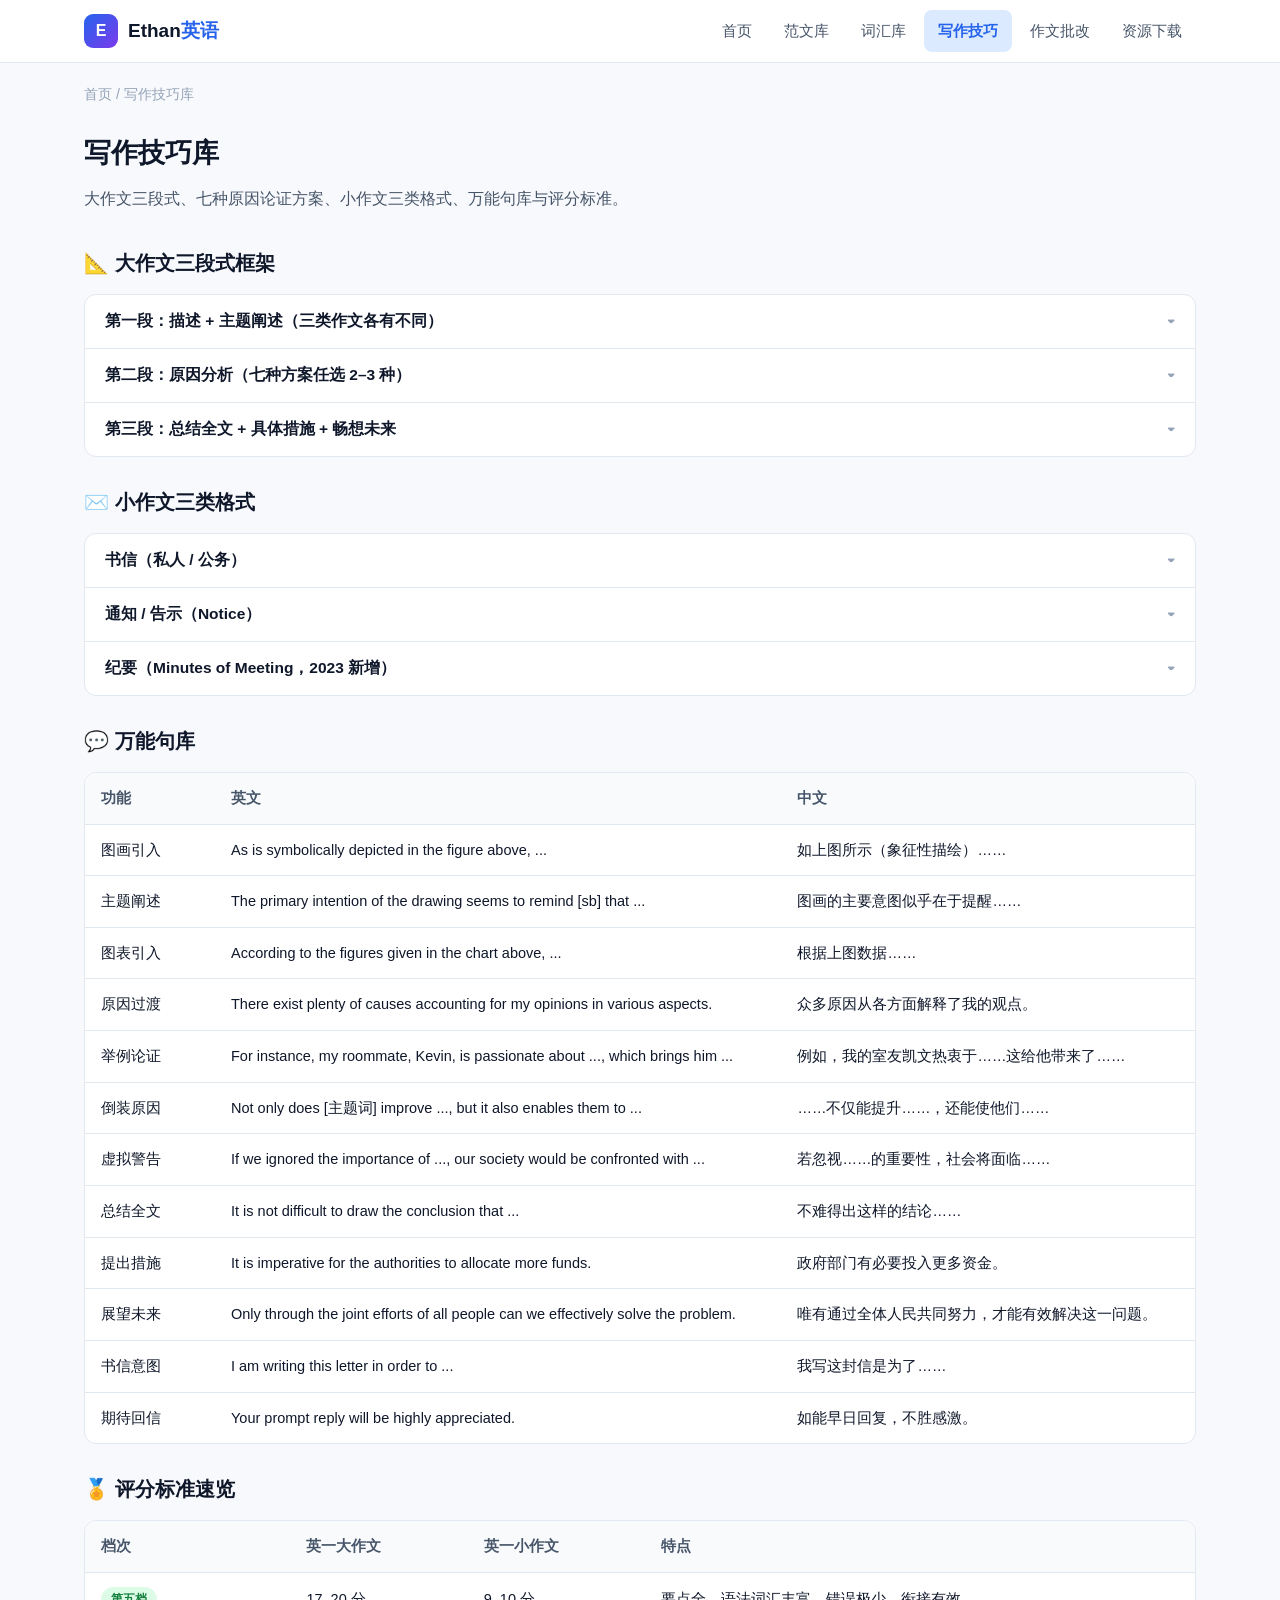
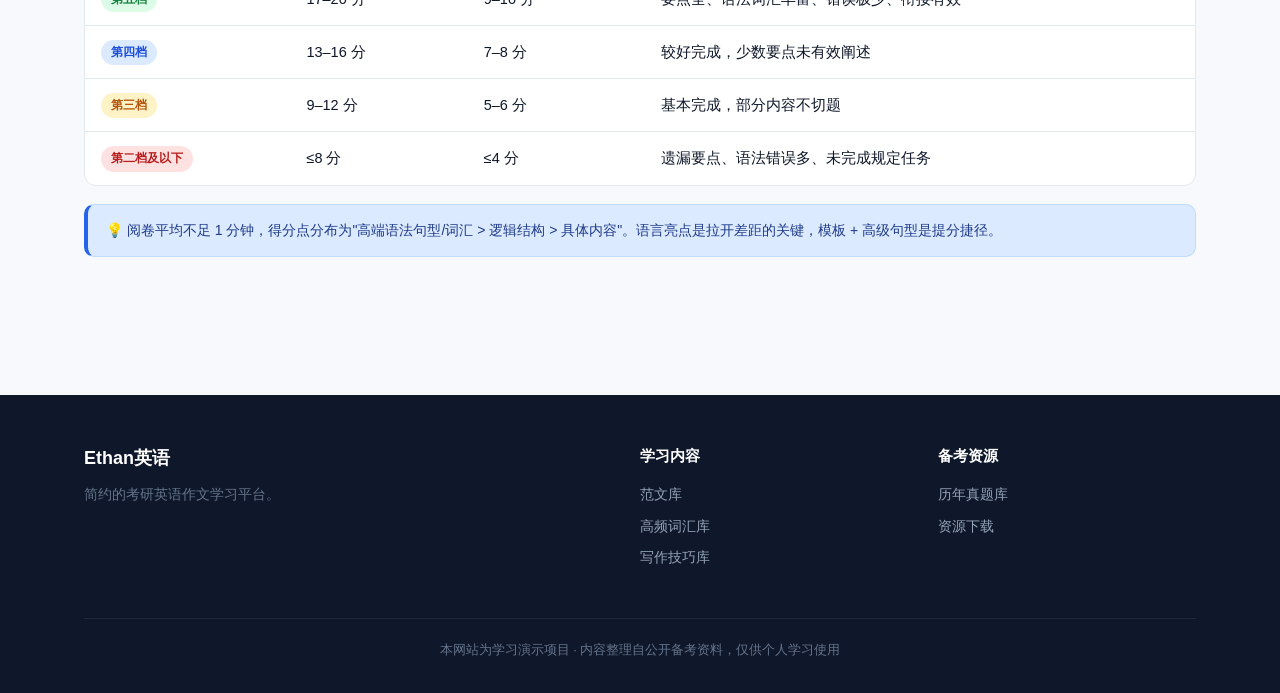
<file: kaoyan-site/jiqiao.html>
<!DOCTYPE html>
<html lang="zh-CN">
<head>
  <meta charset="UTF-8">
  <meta name="viewport" content="width=device-width, initial-scale=1.0">
  <title>写作技巧库 · Ethan英语</title>
  <link rel="stylesheet" href="css/style.css">
  <link rel="manifest" href="manifest.json">
  <link rel="icon" type="image/png" sizes="192x192" href="icon-192.png">
  <link rel="apple-touch-icon" href="apple-touch-icon.png">
  <meta name="theme-color" content="#2563eb">
  <meta name="mobile-web-app-capable" content="yes">
  <meta name="apple-mobile-web-app-capable" content="yes">
  <meta name="apple-mobile-web-app-status-bar-style" content="black-translucent">
  <meta name="apple-mobile-web-app-title" content="Ethan">
</head>
<body>

  <nav class="nav">
    <div class="nav-inner">
      <a class="logo" href="index.html"><span class="mark">E</span><span>Ethan<b>英语</b></span></a>
      <button class="nav-toggle" aria-label="菜单">☰</button>
      <ul class="nav-links">
        <li><a href="index.html">首页</a></li>
        <li><a href="fanwen.html">范文库</a></li>
        <li><a href="cihui.html">词汇库</a></li>
        <li><a href="jiqiao.html">写作技巧</a></li>
        <li><a href="pigai.html">作文批改</a></li>
        <li><a href="ziyuan.html">资源下载</a></li>
      </ul>
    </div>
  </nav>

  <div class="container">
    <div class="crumb"><a href="index.html">首页</a> / 写作技巧库</div>
  </div>

  <section class="section" style="padding-top:24px">
    <div class="container">
      <div class="section-head">
        <h2>写作技巧库</h2>
        <p>大作文三段式、七种原因论证方案、小作文三类格式、万能句库与评分标准。</p>
      </div>

      <!-- 大作文三段式 -->
      <h3 style="margin-bottom:14px;font-size:20px">📐 大作文三段式框架</h3>
      <div class="accordion" style="margin-bottom:28px">
        <div class="acc-item">
          <button class="acc-head"><span>第一段：描述 + 主题阐述（三类作文各有不同）</span><span class="arrow">▾</span></button>
          <div class="acc-body">
            <p><b>① 图画作文</b>——分类拆分组合法：环境 + 基本动作(do) + 主体，主要动作(doing)，with 细节。一幅图（对话型）用"A 说的话，关联词 + B 说的话"；两幅图用"左图…，关联词，右图…"。</p>
            <p style="margin:10px 0"><b>② 图表作文</b>——总体描述 + 细节描述。动态图用 from…to… / compared with / X times more than；静态图用 accounts for…respectively。</p>
            <p><b>③ 文字作文</b>——现象改写 + 表明态度（I agree / disagree / agree to some extent）。</p>
          </div>
        </div>
        <div class="acc-item">
          <button class="acc-head"><span>第二段：原因分析（七种方案任选 2–3 种）</span><span class="arrow">▾</span></button>
          <div class="acc-body">
            <p><b>① 举例论证</b>：For instance, my roommate, Kevin, was addicted to… which made him…</p>
            <p><b>② 宾语从句 + 定语从句</b>：The majority believe that 主题词 provide broader platform…</p>
            <p><b>③ 从句 + 五大方面短语</b>：It is well known that…（社会/自然/文化/个人/交流）</p>
            <p><b>④ not only…but also 倒装</b>：Not only does 主题词 increase…, but it also enables…</p>
            <p><b>⑤ 虚拟语气恐吓法</b>：If we ignored…, would be confronted with…</p>
            <p><b>⑥ 对比论证</b>：Compared with B, A can…</p>
            <p><b>⑦ 比喻句</b>：主题词 is the engine / bridge / foundation…</p>
          </div>
        </div>
        <div class="acc-item">
          <button class="acc-head"><span>第三段：总结全文 + 具体措施 + 畅想未来</span><span class="arrow">▾</span></button>
          <div class="acc-body">
            <p><b>总结</b>：It is not difficult to draw the conclusion that… / Never can we… / There is no denying that…</p>
            <p><b>措施</b>：五角度（政府/公民/个人/媒体/家庭）两句并列，如 It is imperative for the authorities to allocate more funds.</p>
            <p><b>畅想</b>：Only through the joint efforts of all people can we effectively solve the problem.</p>
          </div>
        </div>
      </div>

      <!-- 小作文三类 -->
      <h3 style="margin-bottom:14px;font-size:20px">✉️ 小作文三类格式</h3>
      <div class="accordion" style="margin-bottom:28px">
        <div class="acc-item">
          <button class="acc-head"><span>书信（私人 / 公务）</span><span class="arrow">▾</span></button>
          <div class="acc-body">
            <p><b>称呼</b>：知道姓 Dear Mr./Ms. Lee；知道名 Dear Paul；知道职位 Dear Professor；啥也不知道 Dear Sir or Madam。</p>
            <p><b>第一段</b>：私人信 = 背景 + 意图；公务信 = 自我介绍 + 意图（I am writing this letter in order to…）。</p>
            <p><b>第二段</b>：核心内容，从 50 句万能句选 2–3 句（时间地点 + 人员 + 收获等）。</p>
            <p><b>第三段</b>：情感 + 期待回信 + 落款 Yours sincerely, Li Ming。</p>
          </div>
        </div>
        <div class="acc-item">
          <button class="acc-head"><span>通知 / 告示（Notice）</span><span class="arrow">▾</span></button>
          <div class="acc-body">
            <p>格式：标题 Notice → 署名 + 日期 → 第一段（概况 + 目的）→ 第二段（时间地点 + 人员 + 奖励，复用书信 50 句）→ 第三段（邀请 + 报名方式）。</p>
          </div>
        </div>
        <div class="acc-item">
          <button class="acc-head"><span>纪要（Minutes of Meeting，2023 新增）</span><span class="arrow">▾</span></button>
          <div class="acc-body">
            <p>格式：标题 + Date / Time / Location / Objective / Attendees → 会议内容（导入 + 目的 + 大佬发言 + 手下赞同 + 最终决定）→ Recorded by 署名。</p>
          </div>
        </div>
      </div>

      <!-- 万能句库 -->
      <h3 style="margin-bottom:14px;font-size:20px">💬 万能句库</h3>
      <div class="table-wrap" style="margin-bottom:28px">
        <table>
          <thead><tr><th style="width:130px">功能</th><th>英文</th><th>中文</th></tr></thead>
          <tbody>
            <tr><td>图画引入</td><td class="en">As is symbolically depicted in the figure above, ...</td><td>如上图所示（象征性描绘）……</td></tr>
            <tr><td>主题阐述</td><td class="en">The primary intention of the drawing seems to remind [sb] that ...</td><td>图画的主要意图似乎在于提醒……</td></tr>
            <tr><td>图表引入</td><td class="en">According to the figures given in the chart above, ...</td><td>根据上图数据……</td></tr>
            <tr><td>原因过渡</td><td class="en">There exist plenty of causes accounting for my opinions in various aspects.</td><td>众多原因从各方面解释了我的观点。</td></tr>
            <tr><td>举例论证</td><td class="en">For instance, my roommate, Kevin, is passionate about ..., which brings him ...</td><td>例如，我的室友凯文热衷于……这给他带来了……</td></tr>
            <tr><td>倒装原因</td><td class="en">Not only does [主题词] improve ..., but it also enables them to ...</td><td>……不仅能提升……，还能使他们……</td></tr>
            <tr><td>虚拟警告</td><td class="en">If we ignored the importance of ..., our society would be confronted with ...</td><td>若忽视……的重要性，社会将面临……</td></tr>
            <tr><td>总结全文</td><td class="en">It is not difficult to draw the conclusion that ...</td><td>不难得出这样的结论……</td></tr>
            <tr><td>提出措施</td><td class="en">It is imperative for the authorities to allocate more funds.</td><td>政府部门有必要投入更多资金。</td></tr>
            <tr><td>展望未来</td><td class="en">Only through the joint efforts of all people can we effectively solve the problem.</td><td>唯有通过全体人民共同努力，才能有效解决这一问题。</td></tr>
            <tr><td>书信意图</td><td class="en">I am writing this letter in order to ...</td><td>我写这封信是为了……</td></tr>
            <tr><td>期待回信</td><td class="en">Your prompt reply will be highly appreciated.</td><td>如能早日回复，不胜感激。</td></tr>
          </tbody>
        </table>
      </div>

      <!-- 评分标准 -->
      <h3 style="margin-bottom:14px;font-size:20px">🏅 评分标准速览</h3>
      <div class="table-wrap">
        <table>
          <thead><tr><th>档次</th><th>英一大作文</th><th>英一小作文</th><th>特点</th></tr></thead>
          <tbody>
            <tr><td><span class="badge badge-green">第五档</span></td><td>17–20 分</td><td>9–10 分</td><td>要点全、语法词汇丰富、错误极少、衔接有效</td></tr>
            <tr><td><span class="badge badge-blue">第四档</span></td><td>13–16 分</td><td>7–8 分</td><td>较好完成，少数要点未有效阐述</td></tr>
            <tr><td><span class="badge badge-amber">第三档</span></td><td>9–12 分</td><td>5–6 分</td><td>基本完成，部分内容不切题</td></tr>
            <tr><td><span class="badge badge-red">第二档及以下</span></td><td>≤8 分</td><td>≤4 分</td><td>遗漏要点、语法错误多、未完成规定任务</td></tr>
          </tbody>
        </table>
      </div>

      <div class="tip">💡 阅卷平均不足 1 分钟，得分点分布为"高端语法句型/词汇 &gt; 逻辑结构 &gt; 具体内容"。语言亮点是拉开差距的关键，模板 + 高级句型是提分捷径。</div>
    </div>
  </section>

  <footer class="footer">
    <div class="container">
      <div>
        <div class="brand">Ethan英语</div>
        <p>简约的考研英语作文学习平台。</p>
      </div>
      <div>
        <h4>学习内容</h4>
        <a href="fanwen.html">范文库</a>
        <a href="cihui.html">高频词汇库</a>
        <a href="jiqiao.html">写作技巧库</a>
      </div>
      <div>
        <h4>备考资源</h4>
        <a href="fanwen.html#zhenti">历年真题库</a>
        <a href="ziyuan.html">资源下载</a>
      </div>
      <div class="copyright">本网站为学习演示项目 · 内容整理自公开备考资料，仅供个人学习使用</div>
    </div>
  </footer>

  <script src="js/data.js"></script>
  <script src="js/main.js"></script>
</body>
</html>
</file>
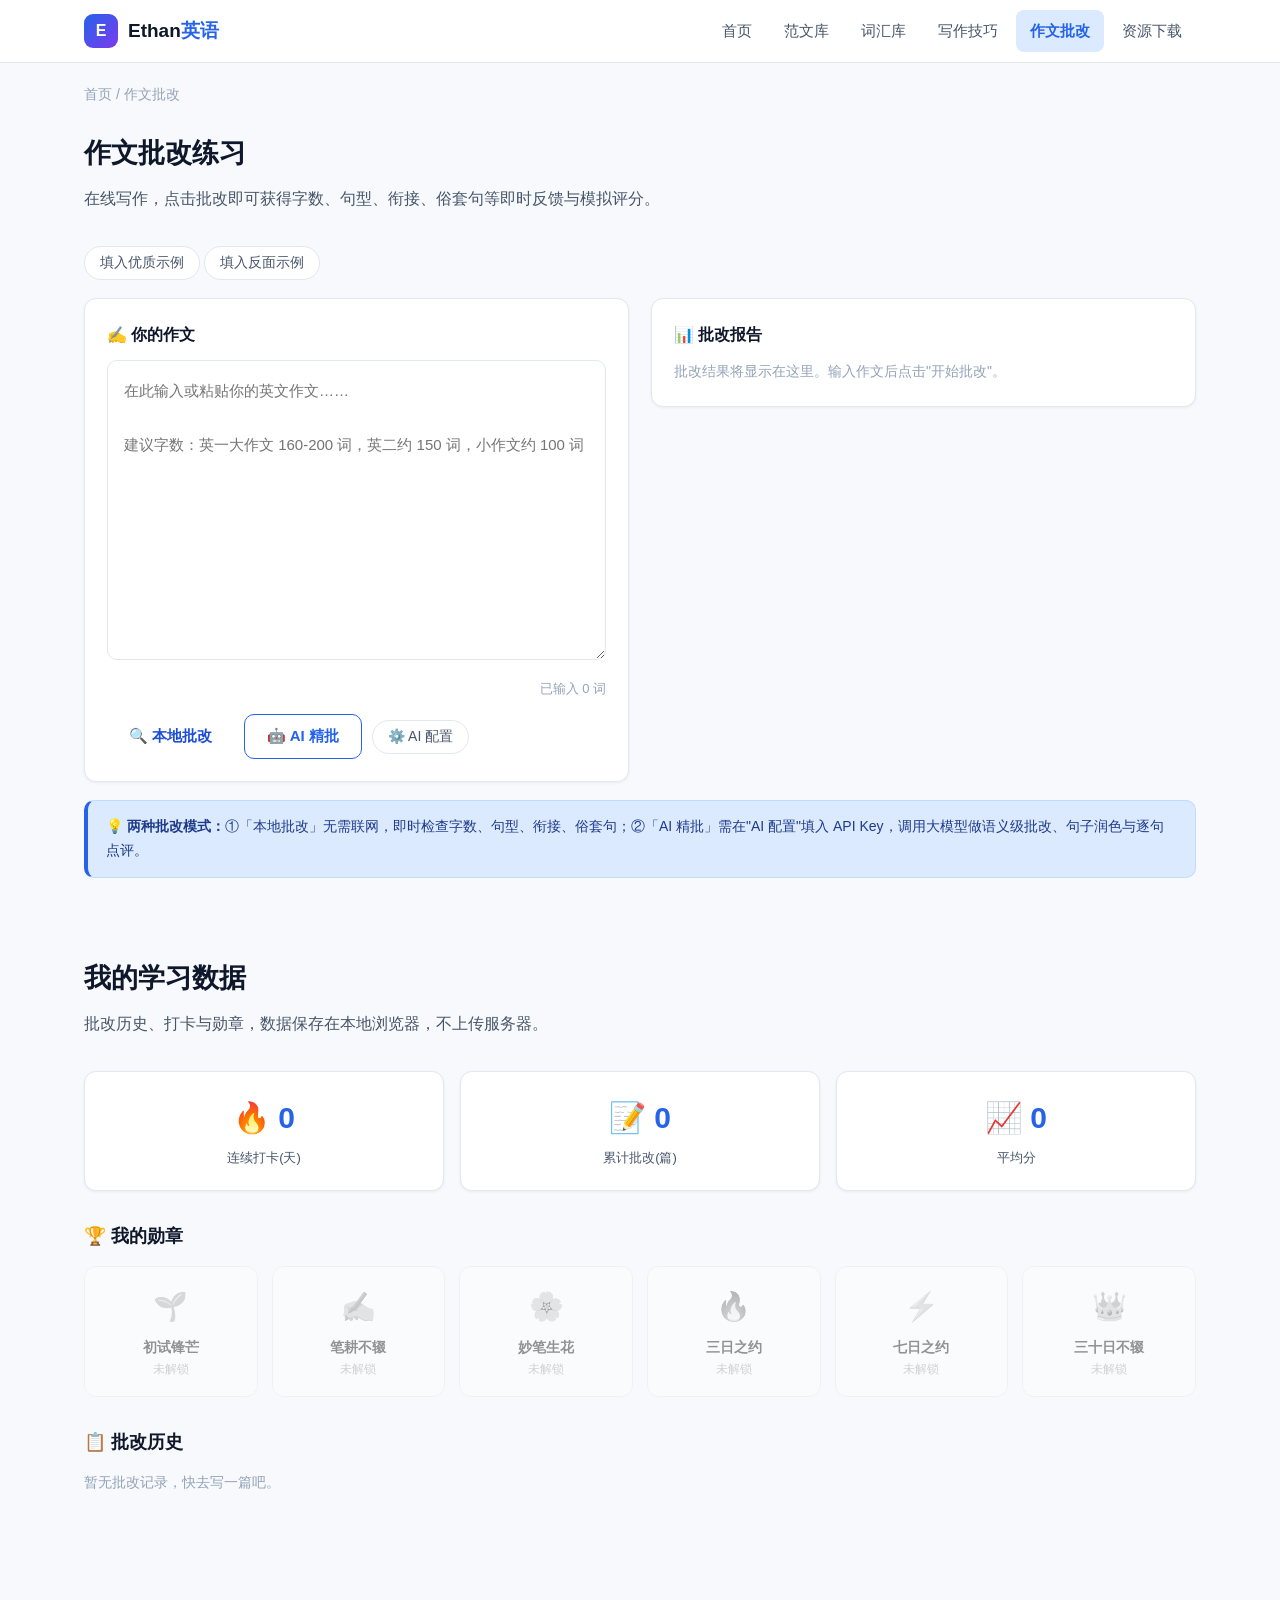
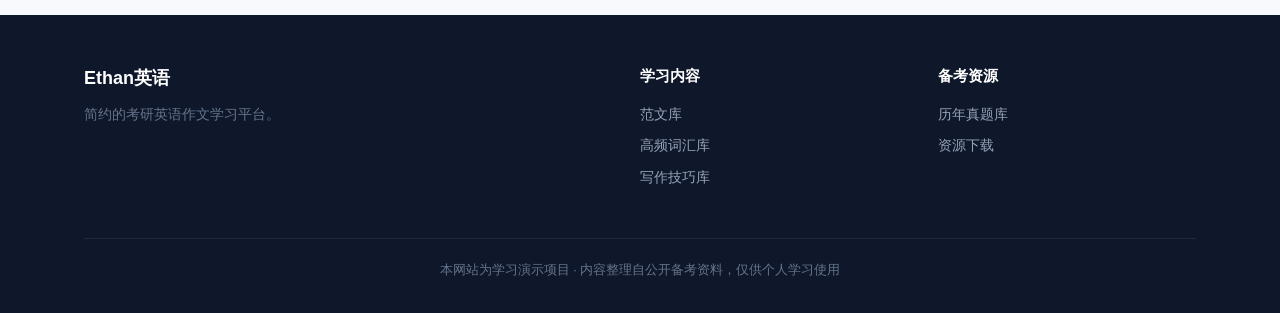
<file: kaoyan-site/pigai.html>
<!DOCTYPE html>
<html lang="zh-CN">
<head>
  <meta charset="UTF-8">
  <meta name="viewport" content="width=device-width, initial-scale=1.0">
  <title>作文批改 · Ethan英语</title>
  <link rel="stylesheet" href="css/style.css">
  <link rel="manifest" href="manifest.json">
  <link rel="icon" type="image/png" sizes="192x192" href="icon-192.png">
  <link rel="apple-touch-icon" href="apple-touch-icon.png">
  <meta name="theme-color" content="#2563eb">
  <meta name="mobile-web-app-capable" content="yes">
  <meta name="apple-mobile-web-app-capable" content="yes">
  <meta name="apple-mobile-web-app-status-bar-style" content="black-translucent">
  <meta name="apple-mobile-web-app-title" content="Ethan">
</head>
<body>

  <nav class="nav">
    <div class="nav-inner">
      <a class="logo" href="index.html"><span class="mark">E</span><span>Ethan<b>英语</b></span></a>
      <button class="nav-toggle" aria-label="菜单">☰</button>
      <ul class="nav-links">
        <li><a href="index.html">首页</a></li>
        <li><a href="fanwen.html">范文库</a></li>
        <li><a href="cihui.html">词汇库</a></li>
        <li><a href="jiqiao.html">写作技巧</a></li>
        <li><a href="pigai.html">作文批改</a></li>
        <li><a href="ziyuan.html">资源下载</a></li>
      </ul>
    </div>
  </nav>

  <div class="container">
    <div class="crumb"><a href="index.html">首页</a> / 作文批改</div>
  </div>

  <section class="section" style="padding-top:24px">
    <div class="container">
      <div class="section-head">
        <h2>作文批改练习</h2>
        <p>在线写作，点击批改即可获得字数、句型、衔接、俗套句等即时反馈与模拟评分。</p>
      </div>

      <div style="margin-bottom:18px">
        <button class="chip" data-sample="As is symbolically depicted in the figure above, a group of young people are working together to climb a steep mountain. The primary intention of the drawing seems to remind the whole society that cooperation is so indispensable that we can hardly imagine our life without it.

There exist plenty of causes accounting for my opinions in various aspects. For instance, my roommate, Kevin, is passionate about teamwork, which brings him remarkable progress. Not only does cooperation improve our efficiency, but it also enables us to overcome difficulties.

It is not difficult to draw the conclusion that enough attention must be turned to cooperation. It is imperative for the authorities to allocate more funds to promote it. Only through the joint efforts of all people can we effectively solve the problem and embrace a brighter future.">填入优质示例</button>
        <button class="chip" data-sample="As is shown above, many students are reading books. There are many reasons for this. It is very important for us to study hard. More and more people think reading is good. Every coin has two sides. In a word, we should read more books. Only in this way can we be successful.">填入反面示例</button>
      </div>

      <div class="practice-area">
        <div class="panel">
          <h3>✍️ 你的作文</h3>
          <textarea id="essay-input" placeholder="在此输入或粘贴你的英文作文……&#10;&#10;建议字数：英一大作文 160-200 词，英二约 150 词，小作文约 100 词"></textarea>
          <div class="word-count" id="word-count">已输入 0 词</div>

          <div id="ai-config-panel" style="display:none;margin-top:14px;background:#f8fafc;border:1px solid var(--border);border-radius:10px;padding:16px">
            <p style="font-weight:700;margin-bottom:10px">⚙️ AI 批改配置（Key 仅保存在本地浏览器）</p>
            <label style="font-size:13px;color:var(--text-secondary);display:block;margin-bottom:4px">服务商</label>
            <select id="ai-provider" style="width:100%;padding:9px 12px;border:1px solid var(--border);border-radius:8px;margin-bottom:10px;font-size:14px;background:#fff">
              <option value="deepseek">DeepSeek（推荐）</option>
              <option value="openai">OpenAI</option>
              <option value="custom">自定义（其他 OpenAI 兼容接口）</option>
            </select>
            <label style="font-size:13px;color:var(--text-secondary);display:block;margin-bottom:4px">API Key</label>
            <input type="password" id="ai-key" placeholder="sk-..." style="width:100%;padding:9px 12px;border:1px solid var(--border);border-radius:8px;margin-bottom:10px;font-size:14px;background:#fff">
            <div style="display:grid;grid-template-columns:1fr 1fr;gap:10px">
              <div>
                <label style="font-size:13px;color:var(--text-secondary);display:block;margin-bottom:4px">模型名</label>
                <input type="text" id="ai-model" placeholder="deepseek-chat" style="width:100%;padding:9px 12px;border:1px solid var(--border);border-radius:8px;font-size:14px;background:#fff">
              </div>
              <div>
                <label style="font-size:13px;color:var(--text-secondary);display:block;margin-bottom:4px">接口地址 Base URL</label>
                <input type="text" id="ai-base" placeholder="https://api.deepseek.com" style="width:100%;padding:9px 12px;border:1px solid var(--border);border-radius:8px;font-size:14px;background:#fff">
              </div>
            </div>
            <button class="btn btn-outline" id="ai-save-btn" style="margin-top:12px">保存配置</button>
            <p style="font-size:12px;color:var(--text-muted);margin-top:10px">⚠️ Key 保存在本地浏览器 localStorage，仅供个人自用。若担心泄露，请使用附带的 server.js 后端代理，并将 Base URL 填为 http://localhost:3000。</p>
          </div>

          <div style="margin-top:14px;display:flex;gap:10px;flex-wrap:wrap;align-items:center">
            <button class="btn btn-primary" id="grade-btn">🔍 本地批改</button>
            <button class="btn btn-outline" id="ai-grade-btn">🤖 AI 精批</button>
            <button class="chip" id="ai-config-toggle" type="button">⚙️ AI 配置</button>
          </div>
        </div>

        <div class="panel">
          <h3>📊 批改报告</h3>
          <div id="grade-result">
            <p style="color:var(--text-muted);font-size:14px">批改结果将显示在这里。输入作文后点击"开始批改"。</p>
          </div>
        </div>
      </div>

      <div class="tip">💡 <b>两种批改模式：</b>①「本地批改」无需联网，即时检查字数、句型、衔接、俗套句；②「AI 精批」需在"AI 配置"填入 API Key，调用大模型做语义级批改、句子润色与逐句点评。</div>
    </div>
  </section>

  <!-- 我的学习数据 -->
  <section class="section" style="padding-top:0">
    <div class="container">
      <div class="section-head">
        <h2>我的学习数据</h2>
        <p>批改历史、打卡与勋章，数据保存在本地浏览器，不上传服务器。</p>
      </div>
      <div class="stats-row" id="stats-box"></div>
      <h3 style="margin:30px 0 14px;font-size:18px">🏆 我的勋章</h3>
      <div class="badges-grid" id="badges-box"></div>
      <h3 style="margin:30px 0 14px;font-size:18px">📋 批改历史</h3>
      <div id="history-list"></div>
    </div>
  </section>

  <footer class="footer">
    <div class="container">
      <div>
        <div class="brand">Ethan英语</div>
        <p>简约的考研英语作文学习平台。</p>
      </div>
      <div>
        <h4>学习内容</h4>
        <a href="fanwen.html">范文库</a>
        <a href="cihui.html">高频词汇库</a>
        <a href="jiqiao.html">写作技巧库</a>
      </div>
      <div>
        <h4>备考资源</h4>
        <a href="fanwen.html#zhenti">历年真题库</a>
        <a href="ziyuan.html">资源下载</a>
      </div>
      <div class="copyright">本网站为学习演示项目 · 内容整理自公开备考资料，仅供个人学习使用</div>
    </div>
  </footer>

  <script src="js/data.js"></script>
  <script src="js/main.js"></script>
</body>
</html>
</file>
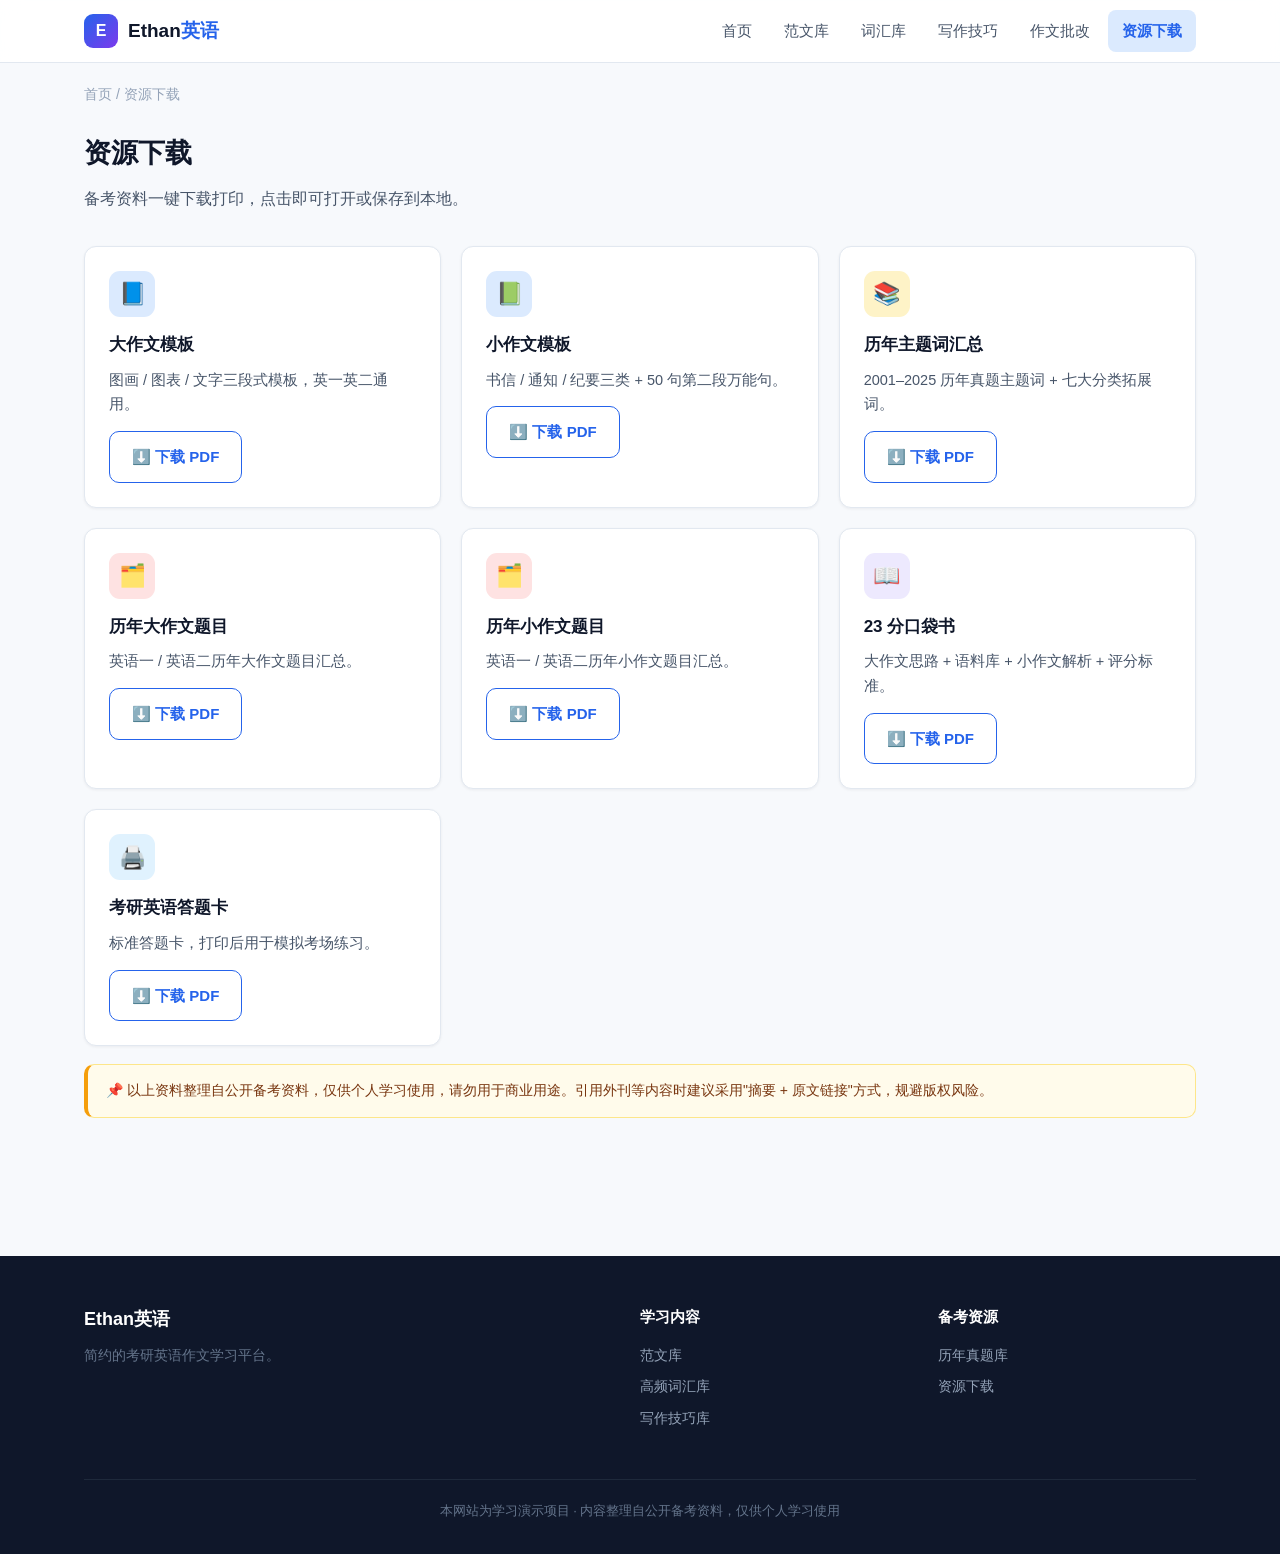
<file: kaoyan-site/ziyuan.html>
<!DOCTYPE html>
<html lang="zh-CN">
<head>
  <meta charset="UTF-8">
  <meta name="viewport" content="width=device-width, initial-scale=1.0">
  <title>资源下载 · Ethan英语</title>
  <link rel="stylesheet" href="css/style.css">
  <link rel="manifest" href="manifest.json">
  <link rel="icon" type="image/png" sizes="192x192" href="icon-192.png">
  <link rel="apple-touch-icon" href="apple-touch-icon.png">
  <meta name="theme-color" content="#2563eb">
  <meta name="mobile-web-app-capable" content="yes">
  <meta name="apple-mobile-web-app-capable" content="yes">
  <meta name="apple-mobile-web-app-status-bar-style" content="black-translucent">
  <meta name="apple-mobile-web-app-title" content="Ethan">
</head>
<body>

  <nav class="nav">
    <div class="nav-inner">
      <a class="logo" href="index.html"><span class="mark">E</span><span>Ethan<b>英语</b></span></a>
      <button class="nav-toggle" aria-label="菜单">☰</button>
      <ul class="nav-links">
        <li><a href="index.html">首页</a></li>
        <li><a href="fanwen.html">范文库</a></li>
        <li><a href="cihui.html">词汇库</a></li>
        <li><a href="jiqiao.html">写作技巧</a></li>
        <li><a href="pigai.html">作文批改</a></li>
        <li><a href="ziyuan.html">资源下载</a></li>
      </ul>
    </div>
  </nav>

  <div class="container">
    <div class="crumb"><a href="index.html">首页</a> / 资源下载</div>
  </div>

  <section class="section" style="padding-top:24px">
    <div class="container">
      <div class="section-head">
        <h2>资源下载</h2>
        <p>备考资料一键下载打印，点击即可打开或保存到本地。</p>
      </div>

      <div class="grid grid-3">
        <div class="card">
          <div class="icon" style="background:#dbeafe">📘</div>
          <h3>大作文模板</h3>
          <p>图画 / 图表 / 文字三段式模板，英一英二通用。</p>
          <a class="btn btn-outline" href="assets/大作文模板.pdf" download style="margin-top:14px">⬇️ 下载 PDF</a>
        </div>
        <div class="card">
          <div class="icon" style="background:#dbeafe">📗</div>
          <h3>小作文模板</h3>
          <p>书信 / 通知 / 纪要三类 + 50 句第二段万能句。</p>
          <a class="btn btn-outline" href="assets/小作文模板.pdf" download style="margin-top:14px">⬇️ 下载 PDF</a>
        </div>
        <div class="card">
          <div class="icon" style="background:#fef3c7">📚</div>
          <h3>历年主题词汇总</h3>
          <p>2001–2025 历年真题主题词 + 七大分类拓展词。</p>
          <a class="btn btn-outline" href="assets/历年主题词汇总.pdf" download style="margin-top:14px">⬇️ 下载 PDF</a>
        </div>
        <div class="card">
          <div class="icon" style="background:#fee2e2">🗂️</div>
          <h3>历年大作文题目</h3>
          <p>英语一 / 英语二历年大作文题目汇总。</p>
          <a class="btn btn-outline" href="assets/历年大作文题目.pdf" download style="margin-top:14px">⬇️ 下载 PDF</a>
        </div>
        <div class="card">
          <div class="icon" style="background:#fee2e2">🗂️</div>
          <h3>历年小作文题目</h3>
          <p>英语一 / 英语二历年小作文题目汇总。</p>
          <a class="btn btn-outline" href="assets/历年小作文题目.pdf" download style="margin-top:14px">⬇️ 下载 PDF</a>
        </div>
        <div class="card">
          <div class="icon" style="background:#ede9fe">📖</div>
          <h3>23 分口袋书</h3>
          <p>大作文思路 + 语料库 + 小作文解析 + 评分标准。</p>
          <a class="btn btn-outline" href="assets/23分口袋书.pdf" download style="margin-top:14px">⬇️ 下载 PDF</a>
        </div>
        <div class="card">
          <div class="icon" style="background:#e0f2fe">🖨️</div>
          <h3>考研英语答题卡</h3>
          <p>标准答题卡，打印后用于模拟考场练习。</p>
          <a class="btn btn-outline" href="assets/答题卡.pdf" download style="margin-top:14px">⬇️ 下载 PDF</a>
        </div>
      </div>

      <div class="notice">📌 以上资料整理自公开备考资料，仅供个人学习使用，请勿用于商业用途。引用外刊等内容时建议采用"摘要 + 原文链接"方式，规避版权风险。</div>
    </div>
  </section>

  <footer class="footer">
    <div class="container">
      <div>
        <div class="brand">Ethan英语</div>
        <p>简约的考研英语作文学习平台。</p>
      </div>
      <div>
        <h4>学习内容</h4>
        <a href="fanwen.html">范文库</a>
        <a href="cihui.html">高频词汇库</a>
        <a href="jiqiao.html">写作技巧库</a>
      </div>
      <div>
        <h4>备考资源</h4>
        <a href="fanwen.html#zhenti">历年真题库</a>
        <a href="ziyuan.html">资源下载</a>
      </div>
      <div class="copyright">本网站为学习演示项目 · 内容整理自公开备考资料，仅供个人学习使用</div>
    </div>
  </footer>

  <script src="js/data.js"></script>
  <script src="js/main.js"></script>
</body>
</html>
</file>
<file: css/style.css>
/* ============ 变量与重置 ============ */
:root {
  --primary: #2563eb;
  --primary-dark: #1d4ed8;
  --primary-light: #dbeafe;
  --accent: #f59e0b;
  --bg: #f7f9fc;
  --surface: #ffffff;
  --text: #0f172a;
  --text-secondary: #475569;
  --text-muted: #94a3b8;
  --border: #e2e8f0;
  --success: #16a34a;
  --danger: #dc2626;
  --radius: 12px;
  --shadow-sm: 0 1px 3px rgba(15, 23, 42, 0.06);
  --shadow-md: 0 4px 16px rgba(15, 23, 42, 0.08);
  --shadow-lg: 0 10px 32px rgba(15, 23, 42, 0.12);
  --maxw: 1160px;
}

* { margin: 0; padding: 0; box-sizing: border-box; }

html { scroll-behavior: smooth; }

body {
  font-family: -apple-system, BlinkMacSystemFont, "Segoe UI", "PingFang SC",
    "Hiragino Sans GB", "Microsoft YaHei", sans-serif;
  background: var(--bg);
  color: var(--text);
  line-height: 1.7;
  -webkit-font-smoothing: antialiased;
}

a { color: var(--primary); text-decoration: none; }
a:hover { color: var(--primary-dark); }
img { max-width: 100%; display: block; }

.container { max-width: var(--maxw); margin: 0 auto; padding: 0 24px; }

/* ============ 顶部导航 ============ */
.nav {
  position: sticky; top: 0; z-index: 100;
  background: rgba(255, 255, 255, 0.9);
  backdrop-filter: blur(10px);
  border-bottom: 1px solid var(--border);
}
.nav-inner {
  max-width: var(--maxw); margin: 0 auto; padding: 0 24px;
  display: flex; align-items: center; justify-content: space-between;
  height: 62px;
}
.logo { display: flex; align-items: center; gap: 10px; font-weight: 700; font-size: 19px; color: var(--text); }
.logo .mark {
  width: 34px; height: 34px; border-radius: 9px;
  background: linear-gradient(135deg, var(--primary), #7c3aed);
  color: #fff; display: flex; align-items: center; justify-content: center;
  font-size: 16px; font-weight: 800;
}
.logo span b { color: var(--primary); }

.nav-links { display: flex; align-items: center; gap: 4px; list-style: none; }
.nav-links a {
  display: block; padding: 8px 14px; border-radius: 8px;
  color: var(--text-secondary); font-size: 15px; font-weight: 500;
}
.nav-links a:hover { color: var(--primary); background: var(--primary-light); }
.nav-links a.active { color: var(--primary); background: var(--primary-light); font-weight: 600; }

.nav-toggle { display: none; background: none; border: none; font-size: 24px; cursor: pointer; color: var(--text); }

/* ============ Hero ============ */
.hero {
  background: linear-gradient(135deg, #1e3a8a 0%, #2563eb 55%, #4f46e5 100%);
  color: #fff; padding: 72px 0 64px; position: relative; overflow: hidden;
}
.hero::after {
  content: ""; position: absolute; right: -120px; top: -120px;
  width: 420px; height: 420px; border-radius: 50%;
  background: rgba(255, 255, 255, 0.08);
}
.hero::before {
  content: ""; position: absolute; right: 80px; bottom: -160px;
  width: 320px; height: 320px; border-radius: 50%;
  background: rgba(255, 255, 255, 0.06);
}
.hero .container { position: relative; z-index: 1; }
.hero h1 { font-size: 40px; line-height: 1.25; font-weight: 800; margin-bottom: 16px; }
.hero h1 em { font-style: normal; color: #fbbf24; }
.hero p.sub { font-size: 17px; color: rgba(255, 255, 255, 0.88); max-width: 640px; margin-bottom: 28px; }
.hero-actions { display: flex; gap: 14px; flex-wrap: wrap; }
.btn {
  display: inline-flex; align-items: center; gap: 8px;
  padding: 12px 22px; border-radius: 10px; font-size: 15px; font-weight: 600;
  border: none; cursor: pointer; transition: all .18s;
}
.btn-primary { background: #fff; color: var(--primary-dark); }
.btn-primary:hover { transform: translateY(-2px); box-shadow: var(--shadow-lg); }
.btn-ghost { background: rgba(255, 255, 255, 0.14); color: #fff; border: 1px solid rgba(255,255,255,0.3); }
.btn-ghost:hover { background: rgba(255, 255, 255, 0.24); }
.btn-outline { background: #fff; color: var(--primary); border: 1px solid var(--primary); }
.btn-outline:hover { background: var(--primary-light); }

.hero-stats { display: flex; gap: 40px; margin-top: 40px; flex-wrap: wrap; }
.hero-stats .stat b { font-size: 30px; display: block; font-weight: 800; }
.hero-stats .stat span { color: rgba(255, 255, 255, 0.78); font-size: 14px; }

/* ============ 章节通用 ============ */
.section { padding: 60px 0; }
.section-head { margin-bottom: 34px; }
.section-head h2 { font-size: 27px; font-weight: 800; margin-bottom: 8px; }
.section-head p { color: var(--text-secondary); max-width: 680px; }

/* ============ 卡片网格 ============ */
.grid { display: grid; gap: 20px; }
.grid-2 { grid-template-columns: repeat(2, 1fr); }
.grid-3 { grid-template-columns: repeat(3, 1fr); }
.grid-4 { grid-template-columns: repeat(4, 1fr); }

.card {
  background: var(--surface); border: 1px solid var(--border);
  border-radius: var(--radius); padding: 24px; box-shadow: var(--shadow-sm);
  transition: transform .18s, box-shadow .18s;
}
.card:hover { transform: translateY(-3px); box-shadow: var(--shadow-md); }
.card .icon {
  width: 46px; height: 46px; border-radius: 11px; display: flex;
  align-items: center; justify-content: center; font-size: 22px; margin-bottom: 14px;
}
.card h3 { font-size: 17px; font-weight: 700; margin-bottom: 8px; }
.card p { color: var(--text-secondary); font-size: 14.5px; }
.card .link { margin-top: 14px; font-weight: 600; font-size: 14px; }

/* ============ 标签/徽章 ============ */
.badge {
  display: inline-block; padding: 3px 10px; border-radius: 999px;
  font-size: 12px; font-weight: 600; line-height: 1.6;
}
.badge-blue { background: var(--primary-light); color: var(--primary-dark); }
.badge-amber { background: #fef3c7; color: #b45309; }
.badge-green { background: #dcfce7; color: #15803d; }
.badge-red { background: #fee2e2; color: #b91c1c; }
.badge-gray { background: #f1f5f9; color: #475569; }
.badge-purple { background: #ede9fe; color: #6d28d9; }

/* ============ 搜索框 ============ */
.search-box { position: relative; max-width: 520px; }
.search-box input {
  width: 100%; padding: 13px 18px 13px 44px; border-radius: 10px;
  border: 1px solid var(--border); font-size: 15px; background: #fff;
  outline: none; transition: border .15s, box-shadow .15s;
}
.search-box input:focus { border-color: var(--primary); box-shadow: 0 0 0 3px var(--primary-light); }
.search-box .s-icon {
  position: absolute; left: 15px; top: 50%; transform: translateY(-50%);
  color: var(--text-muted); font-size: 18px;
}

/* ============ 筛选标签组 ============ */
.filter-group { display: flex; gap: 8px; flex-wrap: wrap; margin-bottom: 24px; }
.chip {
  padding: 7px 15px; border-radius: 999px; border: 1px solid var(--border);
  background: #fff; cursor: pointer; font-size: 14px; color: var(--text-secondary);
  transition: all .15s;
}
.chip:hover { border-color: var(--primary); color: var(--primary); }
.chip.active { background: var(--primary); border-color: var(--primary); color: #fff; }

/* ============ 表格 ============ */
.table-wrap { overflow-x: auto; background: var(--surface); border: 1px solid var(--border); border-radius: var(--radius); }
table { width: 100%; border-collapse: collapse; font-size: 14.5px; }
th, td { padding: 13px 16px; text-align: left; border-bottom: 1px solid var(--border); }
th { background: #f8fafc; font-weight: 700; color: var(--text-secondary); white-space: nowrap; }
tr:last-child td { border-bottom: none; }
tr:hover td { background: #fafcff; }
td .en { color: var(--primary-dark); font-weight: 600; }

/* ============ 词汇卡片 ============ */
.vocab-item { display: flex; align-items: center; gap: 14px; padding: 14px 16px; }
.vocab-item .word { flex: 1; }
.vocab-item .word .en { font-size: 16px; font-weight: 700; color: var(--text); }
.vocab-item .word .zh { font-size: 13.5px; color: var(--text-secondary); }
.vocab-item .save {
  width: 34px; height: 34px; border-radius: 8px; border: 1px solid var(--border);
  background: #fff; cursor: pointer; font-size: 17px; transition: all .15s;
}
.vocab-item .save:hover { border-color: var(--primary); color: var(--primary); }
.vocab-item .save.saved { background: var(--primary); border-color: var(--primary); color: #fff; }

/* ============ 批改页 ============ */
.practice-area { display: grid; grid-template-columns: 1fr 1fr; gap: 22px; align-items: start; }
.panel { background: var(--surface); border: 1px solid var(--border); border-radius: var(--radius); padding: 22px; box-shadow: var(--shadow-sm); }
.panel h3 { font-size: 16px; font-weight: 700; margin-bottom: 12px; display: flex; align-items: center; gap: 8px; }
.panel textarea {
  width: 100%; min-height: 300px; padding: 16px; border-radius: 10px;
  border: 1px solid var(--border); font-size: 15px; line-height: 1.8; resize: vertical;
  font-family: inherit; outline: none; transition: border .15s;
}
.panel textarea:focus { border-color: var(--primary); box-shadow: 0 0 0 3px var(--primary-light); }
.word-count { margin-top: 10px; font-size: 13px; color: var(--text-muted); text-align: right; }

.result-item { padding: 13px 16px; border-left: 3px solid var(--border); background: #f8fafc; border-radius: 8px; margin-bottom: 10px; }
.result-item.good { border-left-color: var(--success); }
.result-item.warn { border-left-color: var(--accent); }
.result-item.bad { border-left-color: var(--danger); }
.result-item b { display: block; margin-bottom: 3px; }
.result-item span { font-size: 13.5px; color: var(--text-secondary); }

.score-box { text-align: center; padding: 18px; border-radius: 12px; background: linear-gradient(135deg, var(--primary), #7c3aed); color: #fff; margin-bottom: 18px; }
.score-box .num { font-size: 42px; font-weight: 800; }
.score-box .label { font-size: 13px; opacity: .85; }

/* ============ 步骤条 ============ */
.steps { display: grid; grid-template-columns: repeat(4, 1fr); gap: 16px; }
.step { position: relative; padding: 20px; background: var(--surface); border: 1px solid var(--border); border-radius: var(--radius); }
.step .num {
  width: 34px; height: 34px; border-radius: 50%; background: var(--primary-light);
  color: var(--primary-dark); font-weight: 800; display: flex; align-items: center;
  justify-content: center; margin-bottom: 12px;
}
.step h4 { font-size: 15px; font-weight: 700; margin-bottom: 6px; }
.step p { font-size: 13.5px; color: var(--text-secondary); }
.step .arrow { position: absolute; right: -14px; top: 50%; transform: translateY(-50%); color: var(--text-muted); font-size: 20px; }

/* ============ 页脚 ============ */
.footer { background: #0f172a; color: #cbd5e1; padding: 48px 0 32px; margin-top: 60px; }
.footer .container { display: grid; grid-template-columns: 2fr 1fr 1fr; gap: 40px; }
.footer h4 { color: #fff; font-size: 15px; margin-bottom: 14px; }
.footer a { color: #94a3b8; display: block; margin-bottom: 8px; font-size: 14px; }
.footer a:hover { color: #fff; }
.footer .brand { font-size: 18px; font-weight: 700; color: #fff; margin-bottom: 10px; }
.footer p { font-size: 13.5px; color: #64748b; }
.footer .copyright { grid-column: 1 / -1; border-top: 1px solid #1e293b; padding-top: 20px; text-align: center; font-size: 13px; color: #64748b; }

/* ============ 面包屑 ============ */
.crumb { padding: 20px 0 0; color: var(--text-muted); font-size: 14px; }
.crumb a { color: var(--text-muted); }
.crumb a:hover { color: var(--primary); }

/* ============ 提示框 ============ */
.notice {
  background: #fffbeb; border: 1px solid #fde68a; border-left: 4px solid var(--accent);
  padding: 14px 18px; border-radius: 10px; margin: 18px 0; font-size: 14px; color: #78350f;
}
.tip {
  background: var(--primary-light); border: 1px solid #bfdbfe; border-left: 4px solid var(--primary);
  padding: 14px 18px; border-radius: 10px; margin: 18px 0; font-size: 14px; color: #1e3a8a;
}

/* ============ 手风琴/折叠 ============ */
.accordion { border: 1px solid var(--border); border-radius: var(--radius); overflow: hidden; background: #fff; }
.acc-item { border-bottom: 1px solid var(--border); }
.acc-item:last-child { border-bottom: none; }
.acc-head {
  width: 100%; padding: 16px 20px; background: none; border: none; cursor: pointer;
  display: flex; align-items: center; justify-content: space-between; font-size: 15.5px;
  font-weight: 600; color: var(--text); text-align: left;
}
.acc-head:hover { background: #f8fafc; }
.acc-head .arrow { transition: transform .2s; color: var(--text-muted); }
.acc-item.open .acc-head .arrow { transform: rotate(180deg); }
.acc-body { display: none; padding: 0 20px 18px; color: var(--text-secondary); font-size: 14.5px; }
.acc-item.open .acc-body { display: block; }

/* ============ 响应式 ============ */
@media (max-width: 900px) {
  .grid-3, .grid-4 { grid-template-columns: repeat(2, 1fr); }
  .practice-area { grid-template-columns: 1fr; }
  .steps { grid-template-columns: repeat(2, 1fr); }
  .step .arrow { display: none; }
  .hero h1 { font-size: 32px; }
}
@media (max-width: 640px) {
  .grid-2, .grid-3, .grid-4 { grid-template-columns: 1fr; }
  .nav-toggle { display: block; }
  .nav-links {
    display: none; position: absolute; top: 62px; left: 0; right: 0;
    background: #fff; border-bottom: 1px solid var(--border); flex-direction: column;
    padding: 10px 16px; gap: 2px;
  }
  .nav-links.open { display: flex; }
  .nav-links a { width: 100%; }
  .hero { padding: 48px 0 44px; }
  .hero h1 { font-size: 27px; }
  .hero-stats { gap: 26px; }
  .footer .container { grid-template-columns: 1fr; gap: 26px; }
}

/* ============ 学习数据 / 打卡 / 勋章 ============ */
.stats-row { display: grid; grid-template-columns: repeat(3, 1fr); gap: 16px; }
.stat-card {
  background: var(--surface); border: 1px solid var(--border); border-radius: var(--radius);
  padding: 20px; text-align: center; box-shadow: var(--shadow-sm);
}
.stat-card b { display: block; font-size: 30px; font-weight: 800; color: var(--primary); }
.stat-card span { font-size: 13px; color: var(--text-secondary); }

.badges-grid { display: grid; grid-template-columns: repeat(6, 1fr); gap: 14px; }
.badge-card {
  background: var(--surface); border: 1px solid var(--border); border-radius: var(--radius);
  padding: 16px 10px; text-align: center; opacity: .45; filter: grayscale(100%);
  transition: all .2s;
}
.badge-card.got { opacity: 1; filter: none; border-color: #fbbf24; background: #fffbeb; }
.badge-card .b-icon { font-size: 28px; margin-bottom: 6px; }
.badge-card .b-name { font-size: 14px; font-weight: 700; }
.badge-card .b-desc { font-size: 11.5px; color: var(--text-muted); }

.history-item {
  display: flex; align-items: center; gap: 14px; padding: 12px 16px;
  background: var(--surface); border: 1px solid var(--border); border-radius: 10px; margin-bottom: 10px;
}
.history-item .h-score {
  min-width: 44px; height: 44px; border-radius: 10px; display: flex; align-items: center; justify-content: center;
  background: var(--primary-light); color: var(--primary-dark); font-weight: 800; font-size: 18px;
}
.history-item .h-info { flex: 1; }
.history-item .h-meta { font-size: 12px; color: var(--text-muted); margin-bottom: 2px; }
.history-item .h-preview { font-size: 13.5px; color: var(--text-secondary); }

@media (max-width: 900px) {
  .badges-grid { grid-template-columns: repeat(3, 1fr); }
}
@media (max-width: 640px) {
  .stats-row { grid-template-columns: 1fr; }
  .badges-grid { grid-template-columns: repeat(2, 1fr); }
}

/* ============ AI 批改结果 ============ */
.ai-head {
  background: linear-gradient(135deg, #7c3aed, #2563eb); color: #fff;
  padding: 14px 18px; border-radius: 10px; font-weight: 700; margin-bottom: 14px; text-align: center;
}
.ai-result {
  background: #fff; border: 1px solid var(--border); border-radius: 10px;
  padding: 18px 20px; font-size: 14.5px; line-height: 1.9; color: var(--text);
}
.ai-result strong { color: var(--primary); }

/* ============ 功能句库 ============ */
.juxing-cat { font-size: 18px; font-weight: 700; margin: 26px 0 4px; color: var(--text); }
.juxing-desc { font-size: 13px; color: var(--text-muted); margin-bottom: 12px; }
.juxing-item {
  position: relative; background: var(--surface); border: 1px solid var(--border);
  border-radius: 10px; padding: 14px 72px 14px 16px; margin-bottom: 10px;
}
.juxing-item .j-en { font-size: 15px; font-weight: 600; color: var(--primary-dark); line-height: 1.6; }
.juxing-item .j-zh { font-size: 13.5px; color: var(--text-secondary); margin-top: 3px; }
.juxing-item .j-copy {
  position: absolute; right: 14px; top: 50%; transform: translateY(-50%);
  border: 1px solid var(--border); background: #fff; border-radius: 8px;
  padding: 5px 12px; font-size: 13px; cursor: pointer; color: var(--text-secondary);
}
.juxing-item .j-copy:hover { border-color: var(--primary); color: var(--primary); }

/* ============ 页面内快捷导航 ============ */
.anchor-nav { position: sticky; top: 62px; z-index: 90; background: var(--bg); border-bottom: 1px solid var(--border); padding: 10px 0; }
.anchor-nav .container { display: flex; gap: 10px; flex-wrap: wrap; }
.anchor-nav a {
  padding: 6px 14px; border-radius: 999px; background: #fff; border: 1px solid var(--border);
  font-size: 13.5px; color: var(--text-secondary); font-weight: 500;
}
.anchor-nav a:hover { border-color: var(--primary); color: var(--primary); }

/* ============ 背诵闪卡 ============ */
.flash-wrap { max-width: 760px; margin: 0 auto; }
.flash-toolbar { display: flex; justify-content: space-between; align-items: center; margin-bottom: 14px; }
.flash-select { padding: 8px 14px; border-radius: 10px; border: 1px solid var(--border); font-size: 14px; background: #fff; }
.flash-counter { font-size: 14px; color: var(--text-muted); }
.flash-card {
  background: var(--surface); border: 1px solid var(--border); border-radius: 16px;
  min-height: 300px; box-shadow: var(--shadow-md); cursor: pointer; padding: 28px;
  display: flex; flex-direction: column; position: relative;
}
.flash-card .flash-tag {
  font-size: 12px; color: var(--primary-dark); background: var(--primary-light);
  padding: 3px 10px; border-radius: 999px; align-self: flex-start; margin-bottom: 18px;
}
.flash-front {
  font-size: 22px; font-weight: 700; color: var(--text); line-height: 1.8;
  flex: 1; display: flex; align-items: center; justify-content: center; text-align: center;
}
.flash-back {
  font-size: 16px; color: var(--primary-dark); line-height: 1.9; white-space: pre-wrap;
  flex: 1; overflow-y: auto; max-height: 440px; display: none;
}
.flash-hint { font-size: 12px; color: var(--text-muted); text-align: center; margin-top: 14px; }
.flash-btns { display: flex; gap: 12px; justify-content: center; margin-top: 20px; flex-wrap: wrap; }

/* ============ 考场计时器 ============ */
.timer-bar {
  display: flex; align-items: center; gap: 12px; flex-wrap: wrap;
  background: var(--surface); border: 1px solid var(--border); border-radius: 12px;
  padding: 12px 18px; margin-bottom: 20px;
}
.timer-label { font-weight: 700; font-size: 14px; }
.timer-display { font-size: 30px; font-weight: 800; color: var(--primary); font-variant-numeric: tabular-nums; min-width: 110px; }
.timer-display.low { color: var(--danger); }
.timer-presets { display: flex; gap: 8px; flex-wrap: wrap; }
</file>
<file: kaoyan-site/css/style.css>
/* ============ 变量与重置 ============ */
:root {
  --primary: #2563eb;
  --primary-dark: #1d4ed8;
  --primary-light: #dbeafe;
  --accent: #f59e0b;
  --bg: #f7f9fc;
  --surface: #ffffff;
  --text: #0f172a;
  --text-secondary: #475569;
  --text-muted: #94a3b8;
  --border: #e2e8f0;
  --success: #16a34a;
  --danger: #dc2626;
  --radius: 12px;
  --shadow-sm: 0 1px 3px rgba(15, 23, 42, 0.06);
  --shadow-md: 0 4px 16px rgba(15, 23, 42, 0.08);
  --shadow-lg: 0 10px 32px rgba(15, 23, 42, 0.12);
  --maxw: 1160px;
}

* { margin: 0; padding: 0; box-sizing: border-box; }

html { scroll-behavior: smooth; }

body {
  font-family: -apple-system, BlinkMacSystemFont, "Segoe UI", "PingFang SC",
    "Hiragino Sans GB", "Microsoft YaHei", sans-serif;
  background: var(--bg);
  color: var(--text);
  line-height: 1.7;
  -webkit-font-smoothing: antialiased;
}

a { color: var(--primary); text-decoration: none; }
a:hover { color: var(--primary-dark); }
img { max-width: 100%; display: block; }

.container { max-width: var(--maxw); margin: 0 auto; padding: 0 24px; }

/* ============ 顶部导航 ============ */
.nav {
  position: sticky; top: 0; z-index: 100;
  background: rgba(255, 255, 255, 0.9);
  backdrop-filter: blur(10px);
  border-bottom: 1px solid var(--border);
}
.nav-inner {
  max-width: var(--maxw); margin: 0 auto; padding: 0 24px;
  display: flex; align-items: center; justify-content: space-between;
  height: 62px;
}
.logo { display: flex; align-items: center; gap: 10px; font-weight: 700; font-size: 19px; color: var(--text); }
.logo .mark {
  width: 34px; height: 34px; border-radius: 9px;
  background: linear-gradient(135deg, var(--primary), #7c3aed);
  color: #fff; display: flex; align-items: center; justify-content: center;
  font-size: 16px; font-weight: 800;
}
.logo span b { color: var(--primary); }

.nav-links { display: flex; align-items: center; gap: 4px; list-style: none; }
.nav-links a {
  display: block; padding: 8px 14px; border-radius: 8px;
  color: var(--text-secondary); font-size: 15px; font-weight: 500;
}
.nav-links a:hover { color: var(--primary); background: var(--primary-light); }
.nav-links a.active { color: var(--primary); background: var(--primary-light); font-weight: 600; }

.nav-toggle { display: none; background: none; border: none; font-size: 24px; cursor: pointer; color: var(--text); }

/* ============ Hero ============ */
.hero {
  background: linear-gradient(135deg, #1e3a8a 0%, #2563eb 55%, #4f46e5 100%);
  color: #fff; padding: 72px 0 64px; position: relative; overflow: hidden;
}
.hero::after {
  content: ""; position: absolute; right: -120px; top: -120px;
  width: 420px; height: 420px; border-radius: 50%;
  background: rgba(255, 255, 255, 0.08);
}
.hero::before {
  content: ""; position: absolute; right: 80px; bottom: -160px;
  width: 320px; height: 320px; border-radius: 50%;
  background: rgba(255, 255, 255, 0.06);
}
.hero .container { position: relative; z-index: 1; }
.hero h1 { font-size: 40px; line-height: 1.25; font-weight: 800; margin-bottom: 16px; }
.hero h1 em { font-style: normal; color: #fbbf24; }
.hero p.sub { font-size: 17px; color: rgba(255, 255, 255, 0.88); max-width: 640px; margin-bottom: 28px; }
.hero-actions { display: flex; gap: 14px; flex-wrap: wrap; }
.btn {
  display: inline-flex; align-items: center; gap: 8px;
  padding: 12px 22px; border-radius: 10px; font-size: 15px; font-weight: 600;
  border: none; cursor: pointer; transition: all .18s;
}
.btn-primary { background: #fff; color: var(--primary-dark); }
.btn-primary:hover { transform: translateY(-2px); box-shadow: var(--shadow-lg); }
.btn-ghost { background: rgba(255, 255, 255, 0.14); color: #fff; border: 1px solid rgba(255,255,255,0.3); }
.btn-ghost:hover { background: rgba(255, 255, 255, 0.24); }
.btn-outline { background: #fff; color: var(--primary); border: 1px solid var(--primary); }
.btn-outline:hover { background: var(--primary-light); }

.hero-stats { display: flex; gap: 40px; margin-top: 40px; flex-wrap: wrap; }
.hero-stats .stat b { font-size: 30px; display: block; font-weight: 800; }
.hero-stats .stat span { color: rgba(255, 255, 255, 0.78); font-size: 14px; }

/* ============ 章节通用 ============ */
.section { padding: 60px 0; }
.section-head { margin-bottom: 34px; }
.section-head h2 { font-size: 27px; font-weight: 800; margin-bottom: 8px; }
.section-head p { color: var(--text-secondary); max-width: 680px; }

/* ============ 卡片网格 ============ */
.grid { display: grid; gap: 20px; }
.grid-2 { grid-template-columns: repeat(2, 1fr); }
.grid-3 { grid-template-columns: repeat(3, 1fr); }
.grid-4 { grid-template-columns: repeat(4, 1fr); }

.card {
  background: var(--surface); border: 1px solid var(--border);
  border-radius: var(--radius); padding: 24px; box-shadow: var(--shadow-sm);
  transition: transform .18s, box-shadow .18s;
}
.card:hover { transform: translateY(-3px); box-shadow: var(--shadow-md); }
.card .icon {
  width: 46px; height: 46px; border-radius: 11px; display: flex;
  align-items: center; justify-content: center; font-size: 22px; margin-bottom: 14px;
}
.card h3 { font-size: 17px; font-weight: 700; margin-bottom: 8px; }
.card p { color: var(--text-secondary); font-size: 14.5px; }
.card .link { margin-top: 14px; font-weight: 600; font-size: 14px; }

/* ============ 标签/徽章 ============ */
.badge {
  display: inline-block; padding: 3px 10px; border-radius: 999px;
  font-size: 12px; font-weight: 600; line-height: 1.6;
}
.badge-blue { background: var(--primary-light); color: var(--primary-dark); }
.badge-amber { background: #fef3c7; color: #b45309; }
.badge-green { background: #dcfce7; color: #15803d; }
.badge-red { background: #fee2e2; color: #b91c1c; }
.badge-gray { background: #f1f5f9; color: #475569; }
.badge-purple { background: #ede9fe; color: #6d28d9; }

/* ============ 搜索框 ============ */
.search-box { position: relative; max-width: 520px; }
.search-box input {
  width: 100%; padding: 13px 18px 13px 44px; border-radius: 10px;
  border: 1px solid var(--border); font-size: 15px; background: #fff;
  outline: none; transition: border .15s, box-shadow .15s;
}
.search-box input:focus { border-color: var(--primary); box-shadow: 0 0 0 3px var(--primary-light); }
.search-box .s-icon {
  position: absolute; left: 15px; top: 50%; transform: translateY(-50%);
  color: var(--text-muted); font-size: 18px;
}

/* ============ 筛选标签组 ============ */
.filter-group { display: flex; gap: 8px; flex-wrap: wrap; margin-bottom: 24px; }
.chip {
  padding: 7px 15px; border-radius: 999px; border: 1px solid var(--border);
  background: #fff; cursor: pointer; font-size: 14px; color: var(--text-secondary);
  transition: all .15s;
}
.chip:hover { border-color: var(--primary); color: var(--primary); }
.chip.active { background: var(--primary); border-color: var(--primary); color: #fff; }

/* ============ 表格 ============ */
.table-wrap { overflow-x: auto; background: var(--surface); border: 1px solid var(--border); border-radius: var(--radius); }
table { width: 100%; border-collapse: collapse; font-size: 14.5px; }
th, td { padding: 13px 16px; text-align: left; border-bottom: 1px solid var(--border); }
th { background: #f8fafc; font-weight: 700; color: var(--text-secondary); white-space: nowrap; }
tr:last-child td { border-bottom: none; }
tr:hover td { background: #fafcff; }
td .en { color: var(--primary-dark); font-weight: 600; }

/* ============ 词汇卡片 ============ */
.vocab-item { display: flex; align-items: center; gap: 14px; padding: 14px 16px; }
.vocab-item .word { flex: 1; }
.vocab-item .word .en { font-size: 16px; font-weight: 700; color: var(--text); }
.vocab-item .word .zh { font-size: 13.5px; color: var(--text-secondary); }
.vocab-item .save {
  width: 34px; height: 34px; border-radius: 8px; border: 1px solid var(--border);
  background: #fff; cursor: pointer; font-size: 17px; transition: all .15s;
}
.vocab-item .save:hover { border-color: var(--primary); color: var(--primary); }
.vocab-item .save.saved { background: var(--primary); border-color: var(--primary); color: #fff; }

/* ============ 批改页 ============ */
.practice-area { display: grid; grid-template-columns: 1fr 1fr; gap: 22px; align-items: start; }
.panel { background: var(--surface); border: 1px solid var(--border); border-radius: var(--radius); padding: 22px; box-shadow: var(--shadow-sm); }
.panel h3 { font-size: 16px; font-weight: 700; margin-bottom: 12px; display: flex; align-items: center; gap: 8px; }
.panel textarea {
  width: 100%; min-height: 300px; padding: 16px; border-radius: 10px;
  border: 1px solid var(--border); font-size: 15px; line-height: 1.8; resize: vertical;
  font-family: inherit; outline: none; transition: border .15s;
}
.panel textarea:focus { border-color: var(--primary); box-shadow: 0 0 0 3px var(--primary-light); }
.word-count { margin-top: 10px; font-size: 13px; color: var(--text-muted); text-align: right; }

.result-item { padding: 13px 16px; border-left: 3px solid var(--border); background: #f8fafc; border-radius: 8px; margin-bottom: 10px; }
.result-item.good { border-left-color: var(--success); }
.result-item.warn { border-left-color: var(--accent); }
.result-item.bad { border-left-color: var(--danger); }
.result-item b { display: block; margin-bottom: 3px; }
.result-item span { font-size: 13.5px; color: var(--text-secondary); }

.score-box { text-align: center; padding: 18px; border-radius: 12px; background: linear-gradient(135deg, var(--primary), #7c3aed); color: #fff; margin-bottom: 18px; }
.score-box .num { font-size: 42px; font-weight: 800; }
.score-box .label { font-size: 13px; opacity: .85; }

/* ============ 步骤条 ============ */
.steps { display: grid; grid-template-columns: repeat(4, 1fr); gap: 16px; }
.step { position: relative; padding: 20px; background: var(--surface); border: 1px solid var(--border); border-radius: var(--radius); }
.step .num {
  width: 34px; height: 34px; border-radius: 50%; background: var(--primary-light);
  color: var(--primary-dark); font-weight: 800; display: flex; align-items: center;
  justify-content: center; margin-bottom: 12px;
}
.step h4 { font-size: 15px; font-weight: 700; margin-bottom: 6px; }
.step p { font-size: 13.5px; color: var(--text-secondary); }
.step .arrow { position: absolute; right: -14px; top: 50%; transform: translateY(-50%); color: var(--text-muted); font-size: 20px; }

/* ============ 页脚 ============ */
.footer { background: #0f172a; color: #cbd5e1; padding: 48px 0 32px; margin-top: 60px; }
.footer .container { display: grid; grid-template-columns: 2fr 1fr 1fr; gap: 40px; }
.footer h4 { color: #fff; font-size: 15px; margin-bottom: 14px; }
.footer a { color: #94a3b8; display: block; margin-bottom: 8px; font-size: 14px; }
.footer a:hover { color: #fff; }
.footer .brand { font-size: 18px; font-weight: 700; color: #fff; margin-bottom: 10px; }
.footer p { font-size: 13.5px; color: #64748b; }
.footer .copyright { grid-column: 1 / -1; border-top: 1px solid #1e293b; padding-top: 20px; text-align: center; font-size: 13px; color: #64748b; }

/* ============ 面包屑 ============ */
.crumb { padding: 20px 0 0; color: var(--text-muted); font-size: 14px; }
.crumb a { color: var(--text-muted); }
.crumb a:hover { color: var(--primary); }

/* ============ 提示框 ============ */
.notice {
  background: #fffbeb; border: 1px solid #fde68a; border-left: 4px solid var(--accent);
  padding: 14px 18px; border-radius: 10px; margin: 18px 0; font-size: 14px; color: #78350f;
}
.tip {
  background: var(--primary-light); border: 1px solid #bfdbfe; border-left: 4px solid var(--primary);
  padding: 14px 18px; border-radius: 10px; margin: 18px 0; font-size: 14px; color: #1e3a8a;
}

/* ============ 手风琴/折叠 ============ */
.accordion { border: 1px solid var(--border); border-radius: var(--radius); overflow: hidden; background: #fff; }
.acc-item { border-bottom: 1px solid var(--border); }
.acc-item:last-child { border-bottom: none; }
.acc-head {
  width: 100%; padding: 16px 20px; background: none; border: none; cursor: pointer;
  display: flex; align-items: center; justify-content: space-between; font-size: 15.5px;
  font-weight: 600; color: var(--text); text-align: left;
}
.acc-head:hover { background: #f8fafc; }
.acc-head .arrow { transition: transform .2s; color: var(--text-muted); }
.acc-item.open .acc-head .arrow { transform: rotate(180deg); }
.acc-body { display: none; padding: 0 20px 18px; color: var(--text-secondary); font-size: 14.5px; }
.acc-item.open .acc-body { display: block; }

/* ============ 响应式 ============ */
@media (max-width: 900px) {
  .grid-3, .grid-4 { grid-template-columns: repeat(2, 1fr); }
  .practice-area { grid-template-columns: 1fr; }
  .steps { grid-template-columns: repeat(2, 1fr); }
  .step .arrow { display: none; }
  .hero h1 { font-size: 32px; }
}
@media (max-width: 640px) {
  .grid-2, .grid-3, .grid-4 { grid-template-columns: 1fr; }
  .nav-toggle { display: block; }
  .nav-links {
    display: none; position: absolute; top: 62px; left: 0; right: 0;
    background: #fff; border-bottom: 1px solid var(--border); flex-direction: column;
    padding: 10px 16px; gap: 2px;
  }
  .nav-links.open { display: flex; }
  .nav-links a { width: 100%; }
  .hero { padding: 48px 0 44px; }
  .hero h1 { font-size: 27px; }
  .hero-stats { gap: 26px; }
  .footer .container { grid-template-columns: 1fr; gap: 26px; }
}

/* ============ 学习数据 / 打卡 / 勋章 ============ */
.stats-row { display: grid; grid-template-columns: repeat(3, 1fr); gap: 16px; }
.stat-card {
  background: var(--surface); border: 1px solid var(--border); border-radius: var(--radius);
  padding: 20px; text-align: center; box-shadow: var(--shadow-sm);
}
.stat-card b { display: block; font-size: 30px; font-weight: 800; color: var(--primary); }
.stat-card span { font-size: 13px; color: var(--text-secondary); }

.badges-grid { display: grid; grid-template-columns: repeat(6, 1fr); gap: 14px; }
.badge-card {
  background: var(--surface); border: 1px solid var(--border); border-radius: var(--radius);
  padding: 16px 10px; text-align: center; opacity: .45; filter: grayscale(100%);
  transition: all .2s;
}
.badge-card.got { opacity: 1; filter: none; border-color: #fbbf24; background: #fffbeb; }
.badge-card .b-icon { font-size: 28px; margin-bottom: 6px; }
.badge-card .b-name { font-size: 14px; font-weight: 700; }
.badge-card .b-desc { font-size: 11.5px; color: var(--text-muted); }

.history-item {
  display: flex; align-items: center; gap: 14px; padding: 12px 16px;
  background: var(--surface); border: 1px solid var(--border); border-radius: 10px; margin-bottom: 10px;
}
.history-item .h-score {
  min-width: 44px; height: 44px; border-radius: 10px; display: flex; align-items: center; justify-content: center;
  background: var(--primary-light); color: var(--primary-dark); font-weight: 800; font-size: 18px;
}
.history-item .h-info { flex: 1; }
.history-item .h-meta { font-size: 12px; color: var(--text-muted); margin-bottom: 2px; }
.history-item .h-preview { font-size: 13.5px; color: var(--text-secondary); }

@media (max-width: 900px) {
  .badges-grid { grid-template-columns: repeat(3, 1fr); }
}
@media (max-width: 640px) {
  .stats-row { grid-template-columns: 1fr; }
  .badges-grid { grid-template-columns: repeat(2, 1fr); }
}

/* ============ AI 批改结果 ============ */
.ai-head {
  background: linear-gradient(135deg, #7c3aed, #2563eb); color: #fff;
  padding: 14px 18px; border-radius: 10px; font-weight: 700; margin-bottom: 14px; text-align: center;
}
.ai-result {
  background: #fff; border: 1px solid var(--border); border-radius: 10px;
  padding: 18px 20px; font-size: 14.5px; line-height: 1.9; color: var(--text);
}
.ai-result strong { color: var(--primary); }
</file>
